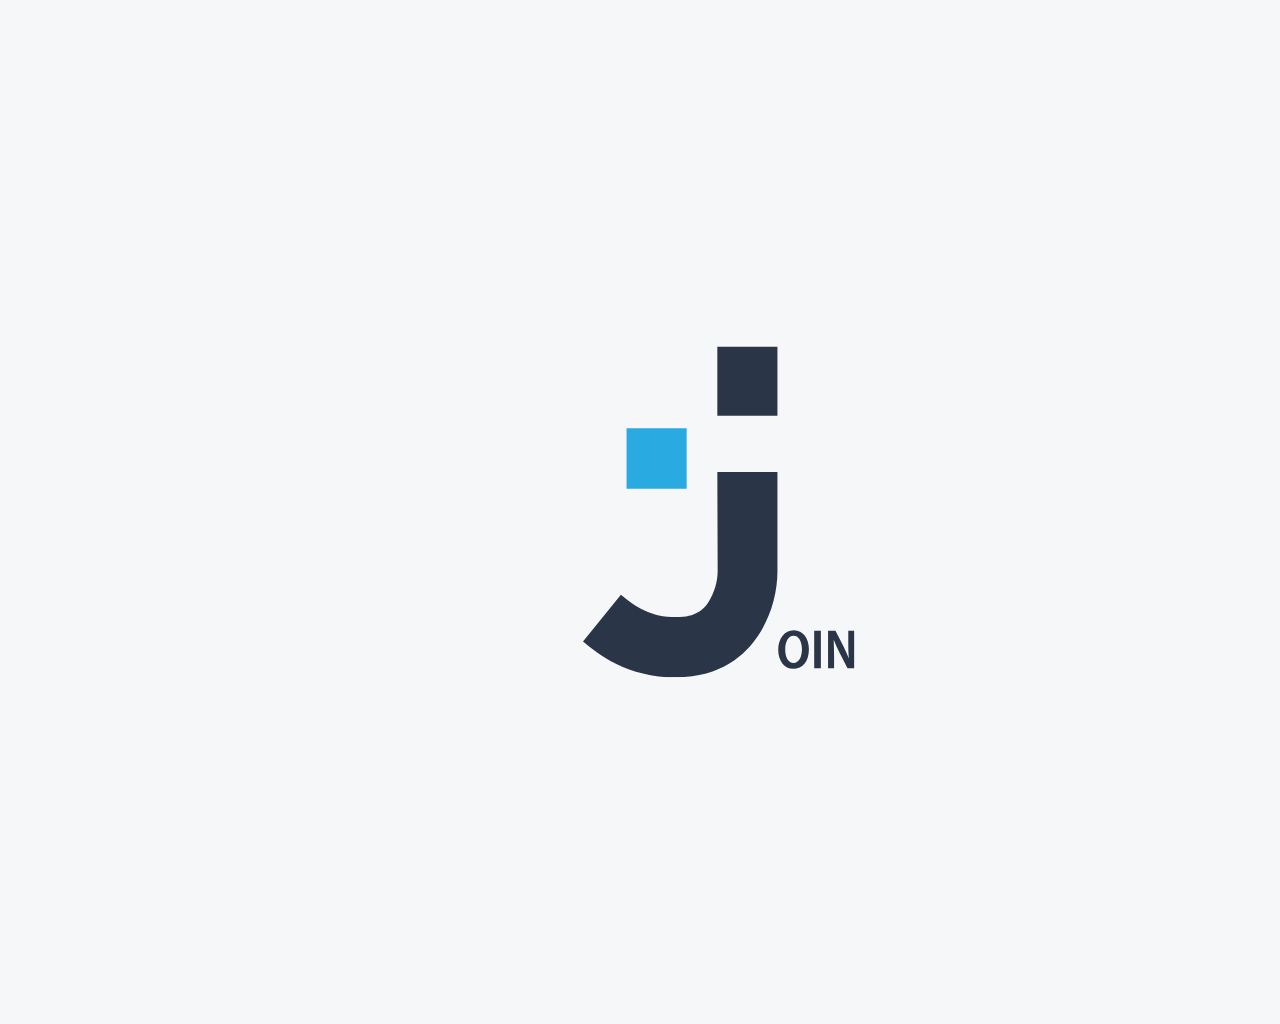
<file: index.html>
<!DOCTYPE html>
<html lang="en">
  <head>
    <meta charset="UTF-8" />
    <meta name="viewport" content="width=device-width, initial-scale=1.0" />
    <title>Login</title>
    <script src="./js/summary.js"></script>
    <!-- <script src="./assets/templates/template.js"></script> -->
    <link rel="stylesheet" href="./style.css" />
    <link rel="stylesheet" href="./fonts.css" />
    <link rel="stylesheet" href="./assets/templates/css/index_mediaqueries.css">
    <link
      rel="shortcut icon"
      href="./assets/img/favicon.ico"
      type="image/x-icon"
    />
  </head>
  <body class="mainpage" onload="onloadFunc()">
    <img id="animatedLogo" class="animate animateMobile" src="./assets/img/logoLarge.svg" alt="Logo" />

    <div class="hiddenMainpage" id="contentMainpage">
      <div class="mainpageSignUpContainer">
        <p class="textNotUser">Not a Join user?</p>
        <button class="mainpageSignUpButton" onclick="redirectToSignUpPage()">
          Sign up
        </button>
      </div>

      <div class="loginContainer">
        <h1 class="loginHeadline">Log in</h1>
        <div class="mainCredentials">
          <div class="loginInputFields">
            <form
              action=""
              style="
                display: flex;
                flex-direction: column;
                align-items: center;
                gap: 32px;
              "
              onsubmit="loginUser(); return false;"
            >
              <div class="interactionContainer">
                <div class="emailContainer">
                  <input
                    class="loginEmail"
                    type="email"
                    placeholder="Email"
                    id="loginEmailInput"
                    required
                  />
                  <img
                    class="emailIcon"
                    src="./assets/img/mailIcon.svg"
                    alt="Email"
                  />
                </div>
                <div class="emailContainer">
                  <input
                    class="loginPassword"
                    type="password"
                    placeholder="Password"
                    id="loginPasswordInput"
                    required
                  />
                  <img
                    class="emailIcon"
                    src="./assets/img/lockIcon.svg"
                    alt="Schloss"
                    id="lockIcon"
                  />
                </div>
                <div id="errorMessage" class="errorMessage">
                  Wrong password. Ups! Try again.
                </div>
                <div class="rememberMeSection">
                  <input
                    class="checkboxRemember"
                    type="checkbox"
                    id="rememberMe"
                  />
                  <label for="rememberMe" class="checkboxLabel"
                    >Remember me</label
                  >
                </div>
              </div>
              <div class="loginButtons">
                <button type="submit" class="mainpageLoginButton">
                  Log in
                </button>
                <button class="mainpageGuestButton" onclick="redirectToSummary()">
                  Guest Log in
                </button>
              </div>
            </form>
          </div>
        </div>
      </div>

      <div class="legalButtonsContainer">
        <button class="legalButtonLeft" onclick="redirectToPrivacyPage()">
          Privacy Policy
        </button>
        <button class="legalButtonRight" onclick="redirectToLegalPage()">
          Legal Notice
        </button>
      </div>
    </div>

    <script src="./script.js"></script>
  </body>
</html>
</file>
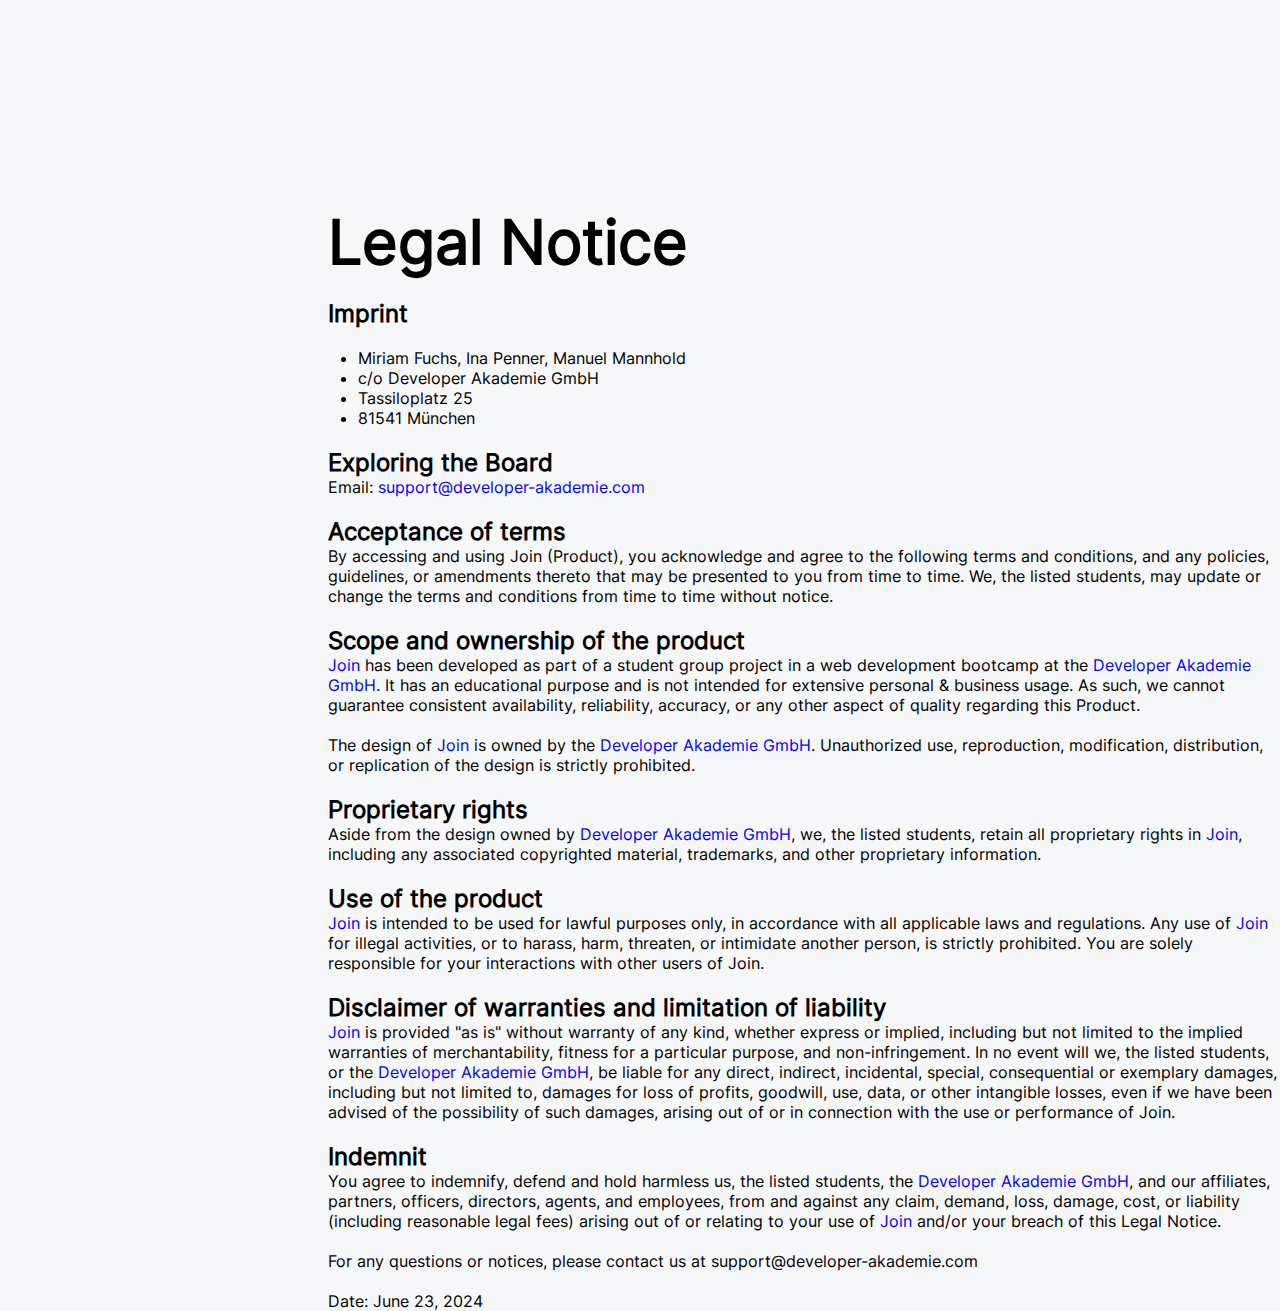
<file: legal_notice.html>
<!DOCTYPE html>
<html lang="en">

<head>
    <meta charset="UTF-8">
    <meta name="viewport" content="width=device-width, initial-scale=1.0">
    <title>Legal Notice</title>
    <link rel="stylesheet" href="legal_notice.css">
</head>

<body>
    <div class="container m-left-328">
        <a class="arrow-backwards-link" href="index.html">
            <img class="arrow-backwards" src="./assets/img/arrow-left-line.svg" alt="arrow_left">
        </a>
        <h1>Legal Notice</h1>

        <div class="content">
            <div class="imprint">
                <br>
                <h2>Imprint</h2>
                <br>
                <ul>
                    <li>Miriam Fuchs, Ina Penner, Manuel Mannhold</li>
                    <li>c/o Developer Akademie GmbH</li>
                    <li>Tassiloplatz 25</li>
                    <li>81541 München</li>
                </ul>
                <br>

                <h2>Exploring the Board</h2>
                Email: <a href="mailto: support@developer-akademie.com">support@developer-akademie.com</a>
            </div>
            <br>

            <h2>Acceptance of terms</h2>
            By accessing and using Join (Product), you acknowledge and agree to the following terms and conditions, and
            any
            policies, guidelines, or amendments thereto that may be presented to you from time to time. We, the listed
            students, may update or change the terms and conditions from time to time without notice.
            <br><br>

            <h2>Scope and ownership of the product</h2>
            <a href="index.html">Join</a> has been developed as part of a student group project in a web development
            bootcamp at the <a href="https://developerakademie.com/">Developer Akademie GmbH</a>.
            It has an educational purpose and is not intended for extensive personal & business usage. As
            such, we cannot guarantee consistent availability, reliability, accuracy, or any other aspect of quality
            regarding this Product.
            <br><br>

            The design of <a href="index.html">Join</a> is owned by the <a
                href="https://developerakademie.com/">Developer Akademie GmbH</a>. Unauthorized use,
            reproduction, modification,
            distribution, or replication of the design is strictly prohibited.
            <br><br>

            <h2>Proprietary rights</h2>
            Aside from the design owned by <a href="https://developerakademie.com/">Developer Akademie
                GmbH</a>,
            we, the listed students, retain all proprietary rights
            in <a href="index.html">Join</a>, including any associated copyrighted material, trademarks, and other
            proprietary information.
            <br><br>

            <h2>Use of the product</h2>
            <a href="index.html">Join</a> is intended to be used for lawful purposes only, in accordance with all
            applicable
            laws and regulations.
            Any use of <a href="index.html">Join</a> for illegal activities, or to harass, harm, threaten, or intimidate
            another person, is strictly
            prohibited. You are solely responsible for your interactions with other users of Join.
            <br><br>

            <h2>Disclaimer of warranties and limitation of liability</h2>
            <a href="index.html">Join</a> is provided "as is" without warranty of any kind, whether express or implied,
            including but not limited to
            the implied warranties of merchantability, fitness for a particular purpose, and non-infringement. In no
            event
            will we, the listed students, or the <a href="https://developerakademie.com/">Developer Akademie
                GmbH</a>, be liable for any direct, indirect, incidental,
            special, consequential or exemplary damages, including but not limited to, damages for loss of profits,
            goodwill, use, data, or other intangible losses, even if we have been advised of the possibility of such
            damages, arising out of or in connection with the use or performance of Join.
            <br><br>

            <h2>Indemnit</h2>
            You agree to indemnify, defend and hold harmless us, the listed students, the <a
                href="https://developerakademie.com/">Developer Akademie GmbH</a>, and our
            affiliates, partners, officers, directors, agents, and employees, from and against any claim, demand, loss,
            damage, cost, or liability (including reasonable legal fees) arising out of or relating to your use of <a
                href="index.html">Join</a>
            and/or your breach of this Legal Notice.
            <br><br>
            For any questions or notices, please contact us at support@developer-akademie.com
            <br><br>
            Date: June 23, 2024
        </div>
    </div>
</body>

</html>
</file>
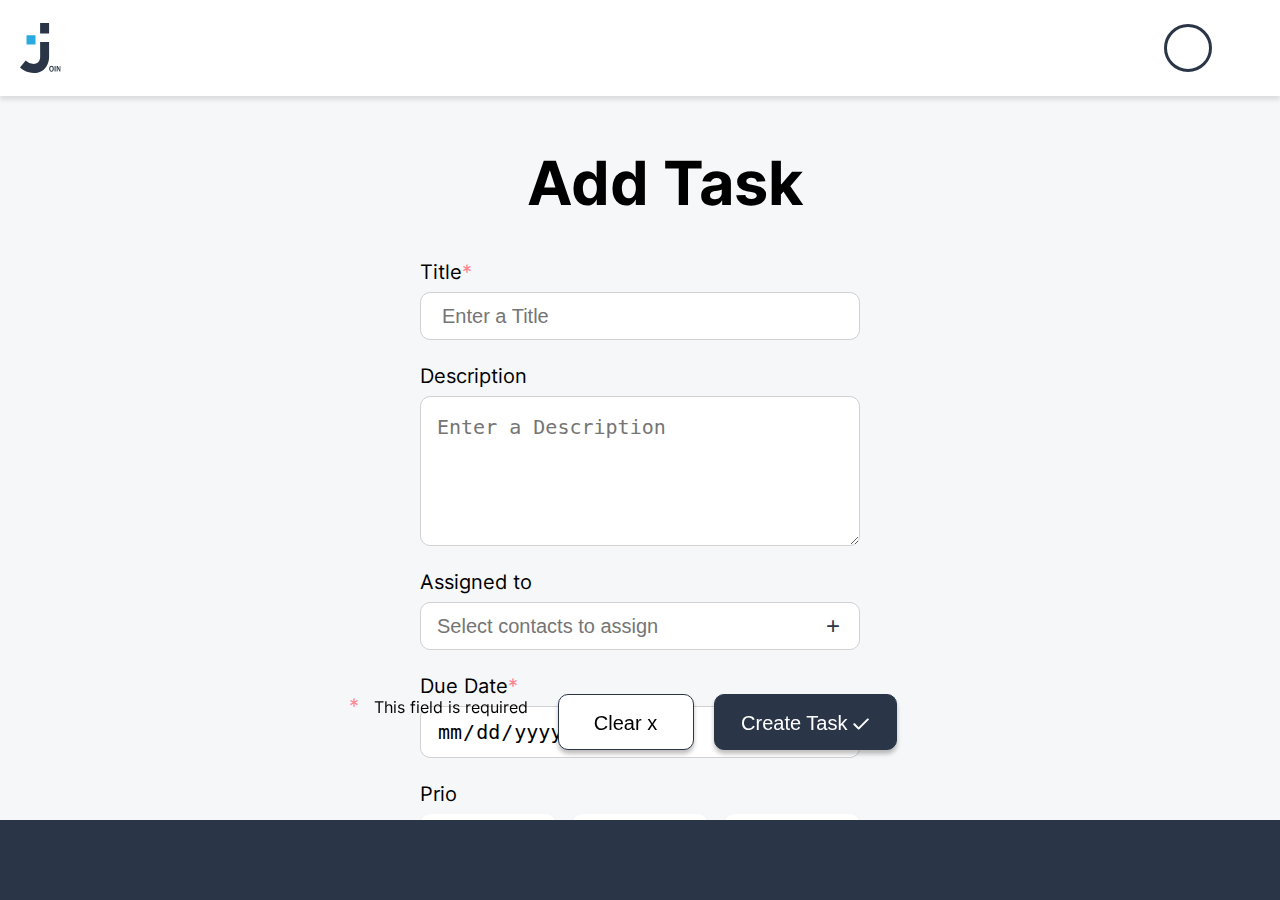
<file: html/add_task.html>
<!DOCTYPE html>
<html lang="en">

<head>
    <meta charset="UTF-8">
    <meta name="viewport" content="width=device-width, initial-scale=1.0">
    <title>Add_Task</title>
    <link rel="shortcut icon" href="../assets/img/logoLarge.png" type="image/x-icon">
    <link rel="stylesheet" href="../fonts.css">
    <link rel="stylesheet" href="../assets/templates/templates.css">
    <link rel="stylesheet" href="../css/add_task.css">
    <link rel="stylesheet" href="../assets/templates/css/add_task_mediaqueries.css">
    <script src="../js/add_task.js"></script>
    <script src="../assets/templates/js/add_task_template.js"></script>
    <script src="../assets/templates/template.js"></script>
    <script src="../js/summary.js"></script>
    <script src="../assets/templates/js/board_templates.js"></script>
</head>

<body onload="init()">
    <div w3-include-html="../assets/templates/template.html"></div>
    <div class="container  m-left-328">
        <div class="head">
            <h1>Add Task</h1>
        </div>
        <section id="content">
            <div class="content-left">
                <form class="flex8gap" onsubmit="addTask(); return false">
                    <label for="input-title">Title<span class="span-star">*</span></label>
                    <input type="text" id="input-title" placeholder="Enter a Title" required>
                    <span id="error-message-title" class="error-message">Field required</span>
                </form>
                <div class="flex8gap">
                    <label for="input-description">Description</label>
                    <textarea name="input-description" id="input-description" placeholder="Enter a Description"></textarea>
                </div>
                <div class="flex8gap">
                    <label for="input-assigny">Assigned to</label>
                    <div class="input-container-contacts"  onclick="ifIsListContactsLoaded(event, 1)">
                        <input list="input-assigned" id="input-assigny" class="dropbtn"
                            placeholder="Select contacts to assign">
                        <button class="add-button" id="add-button-contacts" onclick="ifIsListContactsLoaded(event, 1)">+</button>
                        <div id="show-contacts" class="d-none">
                        </div>
                    </div>
                </div>
                <div id="display-initials" class="d-none"></div>
            </div>

            <div class="seperator" id="seperator-content"></div>

            <div class="content-right flex24gap">
                <form class="flex8gap" onsubmit="addTask(); return false">
                    <label for="input-date">Due Date<span class="span-star">*</span></label>
                    <input id="input-date" type="date" required>
                    <span id="error-message-date" class="error-message">Field required</span>
                </form>
                <div class="flex8gap">
                    <label>Prio</label>
                    <div class="input-prio-span">
                        <div id="input-prio1" onclick="changePrioButtonUrgent()" class="urgent-image btn"></div>
                        <div id="input-prio2" onclick="changePrioButtonMedium()" class="medium-image btn"></div>
                        <div id="input-prio3" onclick="changePrioButtonLow()" class="low-image btn"></div>
                    </div>
                </div>
                <form class="flex8gap"  onsubmit="addTask(); return false">
                    <label for="input-category">Category<span class="span-star">*</span></label>
                    <div class="input-categorie-container" onclick="showCategorie(event, 1)" >
                        <input id="input-category" required>
                        <img class="input-categorie-arrow-down" id="input-categorie-image-down" src="../assets/img/arrow_drop_down.svg" alt=""  onclick="showCategorie(event, 1)">
                        <img src="../assets/img/arrow_drop_down_up.svg" id="input-categorie-image-up" onclick="closeCategorie(event, 1)" class="d-none" alt="">
                    </div>
                    <div id="display-categorie" class="d-none"></div>
                    <span id="error-message-category" class="error-message">Field required</span>
                </form>
                <div class="flex8gap">
                    <label for="input-subtask">Subtasks</label>
                    <div class="input-container">
                        <input type="text" id="input-subtask" placeholder="Add new subtask"><button class="add-button"
                            id="add-button-subtask" onclick="addSubTask()">+</button>
                    </div>
                    <div id="show-subtask"></div>
                    <span id="error-message-subtasks" class="error-message">please fill in</span>
                </div>
            </div>
        </section>
        <div class="footer">
            <div>
                <span class="span-star">*</span>
                <span>This field is required</span>
            </div>
            <div class="button-footer">
                <button class="btn-footer-clear btn" onclick="clearInputs()" id="btn-clear">Clear x</button>
                <button class="btn-footer-create btn" onclick="addTask()">Create Task 
                    <img src="../assets/img/check.svg" alt="">
                </button>
            </div>
        </div>
    </div>
    <div class="pop-up-task d-none" id="add_task">
        <div class="overlay-create-task" id="overlay-task">
            <p>Task added to Board</p><img src="../assets/img/imgBoard.png">
        </div>
    </div>
</body>

</html>
</file>
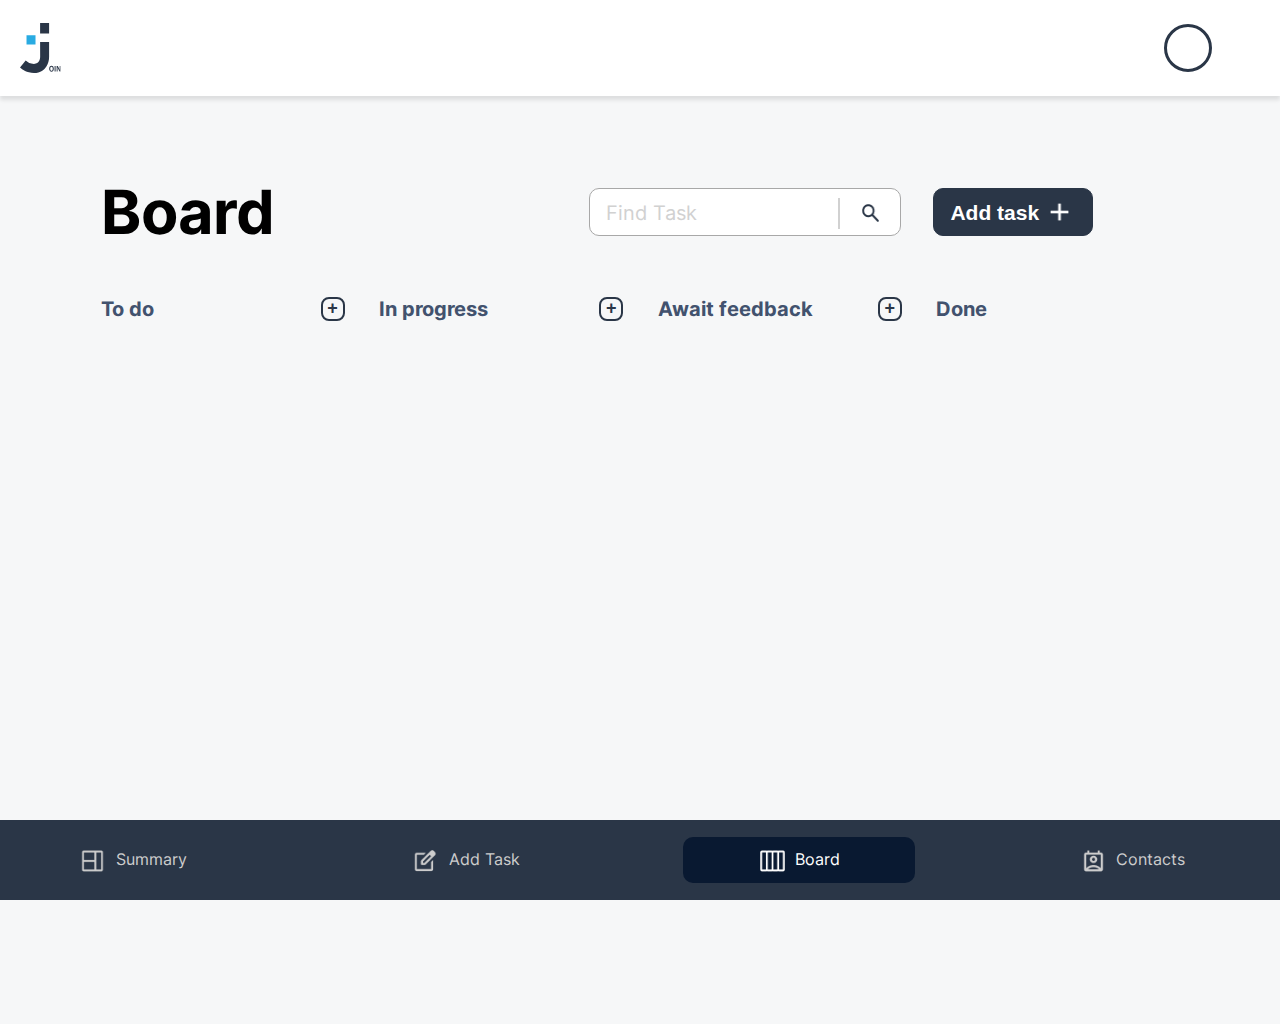
<file: html/board.html>
<!DOCTYPE html>
<html lang="en">

<head>
    <meta charset="UTF-8">
    <meta name="viewport" content="width=device-width, initial-scale=1.0">
    <title>Board</title>
    <link rel="stylesheet" href="../assets/templates/templates.css">
    <link rel="stylesheet" href="../fonts.css">
    <link rel="stylesheet" href="../css/board.css">
    <link rel="stylesheet" href="../style.css">
    <link rel="stylesheet" href="../css/add_task.css">
    <link rel="stylesheet" href="../assets/templates/css/add_task_board_mediaquerries.css">
    <script src="../js/board.js"></script>
    <script src="../assets/templates/template.js"></script>
    <script src="../js/summary.js"></script>
    <script src="../assets/templates/js/board_templates.js"></script>
    <script src="../js/add_task_board.js"></script>
    <script src="../assets/templates/js/add_task_template.js"></script>
    <script src="../js/add_task.js"></script>
    <link rel="shortcut icon" href="../assets/img/favicon.ico" type="image/x-icon" />
</head>

<body onload="boardInit()">
    <div w3-include-html="../assets/templates/template.html"></div>
    <section class="headerFrame">
        <div class="titleSearch">
            <div class="titleBoard">Board</div>
            <div id="addTaskMobil" class="findAddTask" onclick="initBoard()">
                <button class="addTask">
                    <div class="widthAdd"><img class="imgAdd" src="../assets/img/add.png" alt=""></div>
                </button>
            </div>
            <div id="addTaskDesktop" class="findAddTask">
                <div id="searchDesktop" class="search-container">
                    <form class="formSearch">
                        <input id="searchTaskDesktop" class="inputSearch" type="text" placeholder="Find Task"
                            name="search" oninput="searchTasks()">
                        <div class="boxSearch">
                            <div class="vektorSearch"></div>
                            <div class="widthSearch">
                                <img class="buttonSearch" src="../assets/img/search.png" alt="" onclick="foundTask()">
                            </div>
                        </div>
                    </form>
                </div>
                <button class="addTask" onclick="initBoard()">
                    <div class="widthTitelAdd">Add task</div>
                    <div class="widthAdd"><img class="imgAdd" src="../assets/img/add.png" alt=""></div>
                </button>
            </div>
        </div>
        <div id="searchMobil" class="search-container">
            <form class="formSearch">
                <input id="searchTaskMobil" class="inputSearch" type="text" placeholder="Find Task" name="search"
                    oninput="searchTasks()">
                <div class="boxSearch">
                    <div class="vektorSearch"></div>
                    <div class="widthSearch">
                        <img class="buttonSearch" src="../assets/img/search.png" alt="" onclick="foundTask()">
                    </div>
                </div>
            </form>
        </div>
        <div class="headersTable">
            <div class="boardColumn">
                <div class="titleBoardColumn">To do</div>
                <button class="addBoardColumn">
                    <div class="plus">+</div>
                </button>
            </div>
            <div class="boardColumn">
                <div class="titleBoardColumn">In progress</div>
                <button class="addBoardColumn">
                    <div class="plus">+</div>
                </button>
            </div>
            <div class="boardColumn">
                <div class="titleBoardColumn">Await feedback</div>
                <button class="addBoardColumn">
                    <div class="plus">+</div>
                </button>
            </div>
            <div class="boardColumn">
                <div class="titleBoardColumn">Done</div>
            </div>
        </div>
    </section>
    <section class="contentFrame">
        <div class="boardColumn mobilBoardTaskTitles">
            <div class="titleBoardColumn">To do</div>
            <button class="addBoardColumn">
                <div class="plus">+</div>
            </button>
        </div>
        <div id="toDO" ondrop="drop(0)" ondragover="allowDrop(event)" class="columnBoard scrollbarColumn"></div>
        <div class="boardColumn mobilBoardTaskTitles">
            <div class="titleBoardColumn">In progress</div>
            <button class="addBoardColumn">
                <div class="plus">+</div>
            </button>
        </div>
        <div id="inProgress" ondrop="drop(1)" ondragover="allowDrop(event)" class="columnBoard scrollbarColumn"></div>
        <div class="boardColumn mobilBoardTaskTitles">
            <div class="titleBoardColumn">Await feedback</div>
            <button class="addBoardColumn">
                <div class="plus">+</div>
            </button>
        </div>
        <div id="awaitFeedback" ondrop="drop(2)" ondragover="allowDrop(event)" class="columnBoard scrollbarColumn">
        </div>
        <div class="boardColumn mobilBoardTaskTitles">
            <div class="titleBoardColumn">Done</div>
        </div>
        <div id="done" ondrop="drop(3)" ondragover="allowDrop(event)" class="columnBoard scrollbarColumn"></div>
    </section>
    <section id="idDetailCard" class="containerDetailCard">
    </section>

    <!-----------------add_task_board------------------>

    <div class="container-board-addTask d-none" id="container-add-task-board">
        <div class="header-addTask">
            <h1 class="headline">Add Task</h1>
            <div id="close-button-addTask" onclick="closeAddTaskBoard()">
                <img src="../assets/img/close.png" alt="">
            </div>
        </div>
        <section id="content-addTask">
            <div class="content-left content-left-padding">
                <form class="flex8gap" onsubmit="addTask(); return false">
                    <label for="input-title">Title<span class="span-star width440">*</span></label>
                    <input type="text" id="input-title" placeholder="Enter a Title" required>
                    <span id="error-message-title" class="error-message">Field required</span>
                </form>
                <div class="flex8gap">
                    <label for="input-description-addTask" class="width440">Description</label>
                    <textarea name="input-description" id="input-description-addTask"
                        placeholder="Enter a Description"></textarea>
                </div>
                <div class="flex8gap">
                    <label for="input-assigny" class="width440">Assigned to</label>
                    <div class="input-container-contacts" onclick="ifIsListContactsLoaded(event, 1, 1)">
                        <input list="input-assigned" id="input-assigny" class="dropbtn"
                            placeholder="Select contacts to assign">
                        <button class="add-button" id="add-button-contacts"
                            onclick="ifIsListContactsLoaded(event, 1, 1)">+</button>
                        <div id="show-contacts" class="d-none">
                        </div>
                    </div>
                </div>
                <div id="display-initials" class="d-none"></div>
            </div>

            <div class="seperator content-top-padding" id="seperator-content"></div>

            <div class="content-right flex24gap content-right-padding">
                <form class="flex8gap" onsubmit="addTask(); return false">
                    <label for="input-date">Due Date<span class="span-star">*</span></label>
                    <input id="input-date" type="date" required>
                    <span id="error-message-date" class="error-message">Field required</span>
                </form>
                <div class="flex8gap">
                    <label>Prio</label>
                    <div class="input-prio-span">
                        <div id="input-prio1" onclick="changePrioButtonUrgent()" class="urgent-image btn"></div>
                        <div id="input-prio2" onclick="changePrioButtonMedium()" class="medium-image btn"></div>
                        <div id="input-prio3" onclick="changePrioButtonLow()" class="low-image btn"></div>
                    </div>
                </div>
                <form class="flex8gap" onsubmit="addTask(); return false">
                    <label for="input-category">Category<span class="span-star">*</span></label>
                    <div class="input-categorie-container input-categorie-container-board"
                    onclick="showCategorie(event, 1)">
                    <input id="input-category" required>
                        <img class="input-categorie-arrow-down" id="input-categorie-image-down"
                            src="../assets/img/arrow_drop_down.svg" alt="" onclick="showCategorie(event, 1)">
                        <img src="../assets/img/arrow_drop_down_up.svg" id="input-categorie-image-up"
                            onclick="closeCategorie(event, 1)" class="d-none" alt="">
                    </div>
                    <div id="display-categorie" class="d-none display-categorie-board"></div>
                    <span id="error-message-category" class="error-message">Field required</span>
                </form>
                <div class="flex8gap">
                    <label for="input-subtask">Subtasks</label>
                    <div class="input-container">
                        <input type="text" id="input-subtask" placeholder="Add new subtask"><button class="add-button"
                            id="add-button-subtask" onclick="addSubTask()">+</button>
                    </div>
                    <div id="show-subtask" class="show-subtask-board"></div>
                    <span id="error-message-subtasks" class="error-message">please fill in</span>
                </div>
            </div>
        </section>
        <div class="fiel-required">
              <span><span class="span-star">*</span>This field is required</span>
            <div class="button-footer-addTask">
                <button class="btn-footer-create btn" onclick="addTaskEdit()">OK
                    <img src="../assets/img/check.svg" alt="">
                </button>
            </div>
        </div>
        <!-- <div class="footer" id="footer-board"> -->
            
        <!-- </div> -->
    </div>
    <div class="pop-up-task d-none" id="add_task">
        <div class="overlay-create-task" id="overlay-task">
            <p>Task added to Board</p><img src="../assets/img/imgBoard.png">
        </div>
    </div>
</body>

</html>
</file>
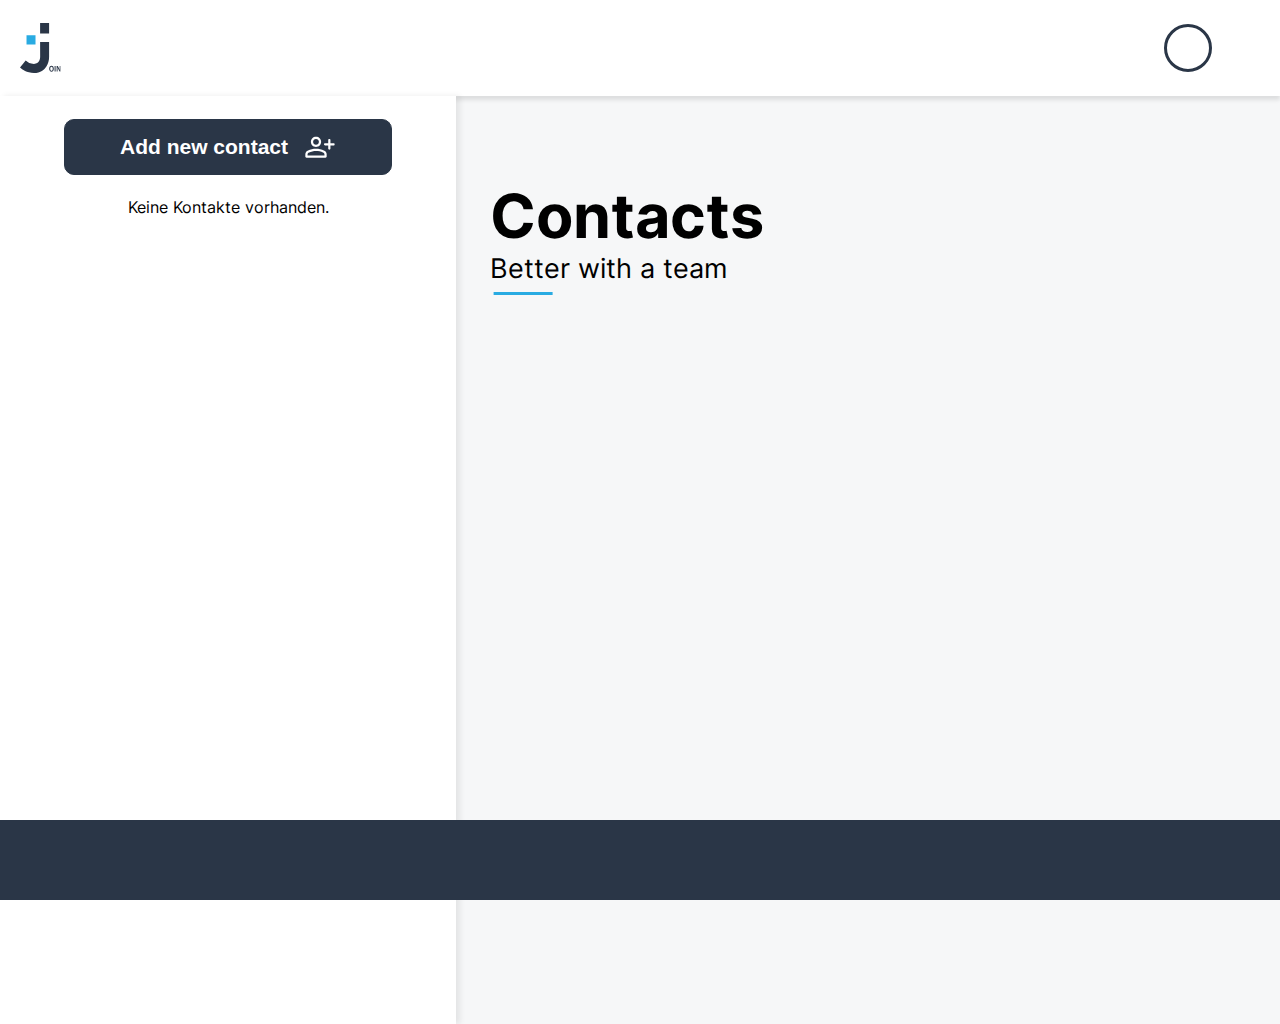
<file: html/contacts.html>
<!DOCTYPE html>
<html lang="en">
  <head>
    <meta charset="UTF-8" />
    <meta name="viewport" content="width=device-width, initial-scale=1.0" />
    <title>Contacts</title>

    <link
      rel="shortcut icon"
      href="../assets/img/favicon.ico"
      type="image/x-icon"
    />
    <link rel="stylesheet" href="../css/contacts.css" />
    <link rel="stylesheet" href="../assets/templates/css/contactsFullscreen.css" />
    <link rel="stylesheet" href="../assets/templates/css/contactsEdit.css">
    <link rel="stylesheet" href="../assets/templates/css/contacts_mediaqueries.css">
    <link rel="stylesheet" href="../assets/templates/css/contacts_mediaq.css">
    <link rel="stylesheet" href="../assets/templates/css/contacts_mediaquery_small.css">
    <link rel="stylesheet" href="../fonts.css" />
  </head>
  <body onload="initializePage()">
    <div w3-include-html="../assets/templates/template.html"></div>

    <div class="mainContainerContacts">
      <!-- Overlay Add Contact Start -->
      <div class="addNewContactOverlay hidden contactOverlaySmall" id="contactOverlay">
        <div class="leftOverlayContent">
          <div class="leftContainer">
            <img
              src="../assets/img/logoSidebar.png"
              alt="Join-Logo"
              class="contactsOverlayImg"
            />
            <h1 class="contactsOverlayHeadline">Add contact</h1>
            <h2 class="contactsOverlaySubheadline">
              Tasks are better with a team!
            </h2>
          </div>
          <div class="whiteCloseOverlay">
            <img
              src="../assets/img/closeButtonWhite.svg"
              alt="Close"
              class="closeButtonWhite"
              id="closeAddOverlay"
            />
          </div>
        </div>

        <div class="rightOverlayContent">
          <div class="overlayPersonContainer">
            <img
              src="../assets/img/personIconWhite.svg"
              alt="Person"
              class="overlayPersonLargeImg"
            />
          </div>
          <div class="overlayInputContainer">
            <form
              action=""
              style="
                display: flex;
                flex-direction: column;
                align-items: center;
                gap: 32px;
              "
              onsubmit="createContact(); return false"
            >
              <div class="overlayInputField">
                <input
                  class="overlayContactsInput"
                  type="text"
                  name="name"
                  id="createNameInput"
                  placeholder="Name"
                  required
                />
                <img
                  class="contactsIcon"
                  src="../assets/img/personIcon.svg"
                  alt="Person"
                />
              </div>
              <div class="overlayInputField">
                <input
                  class="overlayContactsInput"
                  type="email"
                  name="emailAddress"
                  id="createEmailInput"
                  placeholder="Email"
                  required
                />
                <img
                  class="contactsIcon"
                  src="../assets/img/mailIcon.svg"
                  alt="E-Mail"
                />
              </div>
              <div class="overlayInputField">
                <input
                  class="overlayContactsInput"
                  type="tel"
                  name="phoneNumber"
                  id="createPhoneInput"
                  placeholder="Phone"
                  required
                />
                <img
                  class="contactsIcon"
                  src="../assets/img/phone.svg"
                  alt="Telefon"
                />
              </div>
          </div>
          <div class="contactButtons">
            <div class="cancelContainer">
              <a href="contacts.html" class="contactCancelButton">
                <img
                  class="cancelSymbol"
                  src="../assets/img/cancel.svg"
                  alt="X-Symbol"
                />
                Cancel
              </a>
            </div>
            <div class="createContainer">
              <button class="contactCreateButton">
                <img
                  class="cancelSymbol"
                  src="../assets/img/haken.svg"
                  alt="Häkchen"
                />
                Create contact
              </button>
            </form>
            </div>
          </div>
        </div>

        <div class="closeOverlay">
          <img
            src="../assets/img/cancel.svg"
            alt="Cancel"
            class="closeOverlayIcon"
            id="closeOverlay"
          />
        </div>
      </div>

      <!-- Overlay End -->

       <!-- Overlay Edit Start -->
    <div class="editContactOverlay hidden" id="editOverlay">
      <div class="leftOverlayContentEdit">
        <div class="leftContainer">
          <img
            src="../assets/img/logoSidebar.png"
            alt="Join-Logo"
            class="contactsOverlayImg"
          />
          <h1 class="editOverlayHeadline">Edit contact</h1>
        </div>
        <div class="whiteCloseEditOverlay">
          <img
            src="../assets/img/closeButtonWhite.svg"
            alt="Close"
            class="closeEditButtonWhite"
            id="whiteCloseEditOverlay"
          />
        </div>
      </div>

      <div class="rightOverlayContent">
        <div class="overlayInitialsContainer">
          <div class="editInitials" id="contactInitialsEdit"></div>
        </div>
        <div class="overlayInputContainer">
          <form
            action=""
            style="
              display: flex;
              flex-direction: column;
              align-items: center;
              gap: 32px;
            "
            onsubmit="saveContact(); return false"
          >
            <div class="overlayInputField">
              <input
                class="overlayContactsInput"
                type="text"
                name="name"
                id="editNameInput"
                placeholder="Name"
                required
              />
              <img
                class="contactsIcon"
                src="../assets/img/personIcon.svg"
                alt="Person"
              />
            </div>
            <div class="overlayInputField">
              <input
                class="overlayContactsInput"
                type="email"
                name="emailAddress"
                id="editEmailInput"
                placeholder="Email"
                required
              />
              <img
                class="contactsIcon"
                src="../assets/img/mailIcon.svg"
                alt="E-Mail"
              />
            </div>
            <div class="overlayInputField">
              <input
                class="overlayContactsInput"
                type="tel"
                name="phoneNumber"
                id="editPhoneInput"
                placeholder="Phone"
                required
              />
              <img
                class="contactsIcon"
                src="../assets/img/phone.svg"
                alt="Telefon"
              />
            </div>
        </div>
        <div class="editButtons">
          <div class="cancelContainer">
            <button type="button" class="editDeleteButton" id="editDeleteButton" onclick="deleteContact('${contact.id}')">
              Delete
          </button>
          </div>
          <div class="createContainer">
            <button type="submit" class="editButtonOverlay" id="editButton">
              <img
                class="cancelSymbol"
                src="../assets/img/haken.svg"
                alt="Häkchen"
              />
              Save
            </button>
          </form>
          </div>
        </div>
      </div>

      <div class="closeOverlay">
        <img
          src="../assets/img/cancel.svg"
          alt="Cancel"
          class="closeOverlayIcon"
          id="closeEditOverlay"
        />
      </div>
    </div>

    <!-- Overlay Edit End -->
      <button class="addContactIcon" onclick="openOverlay()">
        <img src="../assets/img/contact_add.svg" alt="Person" />
      </button>
      <div id="dotIcon" class="dotIconContainer">
        <img  src="../assets/img/dotIcon.svg" alt="Dot Icon" class="dotIcon" onclick="togglePopup(event)">
      </div>
      <div id="popupOverlay" class="popupOverlay hidden">
        <button class="popupEditContactButton" onclick="editContactFromPopup()">
          <img class="editImg" src="../assets/img/edit.svg" alt="Edit" /> Edit
        </button>
        <button class="popupDeleteContactButton" onclick="deleteContactFromPopup()">
          <img class="deleteImg" src="../assets/img/delete.svg" alt="Delete" /> Delete
        </button>
      </div>
      <div class="contactsSidebar">
        <div class="buttonContainer">
          <button class="addContactButton" onclick="openOverlay()">
            Add new contact
            <img src="../assets/img/contact_add.svg" alt="Person" />
          </button>
        </div>
        <!-- <button class="addContactIcon" onclick="openOverlay()">
          <img src="../assets/img/contact_add.svg" alt="Person" />
        </button> -->
        <div class="contactList" id="contactList"></div>
      </div>

      <div class="headlinesContainer">
        <div class="smallResolution">
         <div class="contactsHeadlineContainer">
          <h1 class="contactsHeadline">Contacts</h1>
          <h2 class="subheadingContacts">Better with a team</h2>
        </div>
        <a class="contactsArrow" href="../html/contacts.html"></a>
      </div>

        <div
          id="contactsFullscreen"
          class="contactsFullscreen"
          onclick="showContactDetails()"
        ></div>
        <!-- <div class="dotIconContainer">
          <img id="dotIcon" src="../assets/img/dotIcon.svg" alt="Dot Icon" class="dotIcon" onclick="togglePopup(event)">
      </div> -->
      <!-- <div id="popupOverlay" class="popupOverlay hidden">
        <button class="popupEditContactButton" onclick="editContactFromPopup()">
          <img class="editImg" src="../assets/img/edit.svg" alt="Edit" /> Edit
        </button>
        <button class="popupDeleteContactButton" onclick="deleteContactFromPopup()">
          <img class="deleteImg" src="../assets/img/delete.svg" alt="Delete" /> Delete
        </button>
      </div> -->
      </div>
   
      <div class="contactCreatedOverlay contactCreatedOverlayHidden">Contact successfully created</div>
    </div>

    <script src="../js/contacts.js"></script>
    <script src="../assets/templates/js/contacts_mediaqueries.js"></script>
    <script src="../assets/templates/js/contacts_template.js"></script>
    <script src="../assets/templates/template.js"></script>
    <script src="../js/summary.js"></script>
    <script src="../assets/templates/js/board_templates.js"></script>
  </body>
</html>
</file>
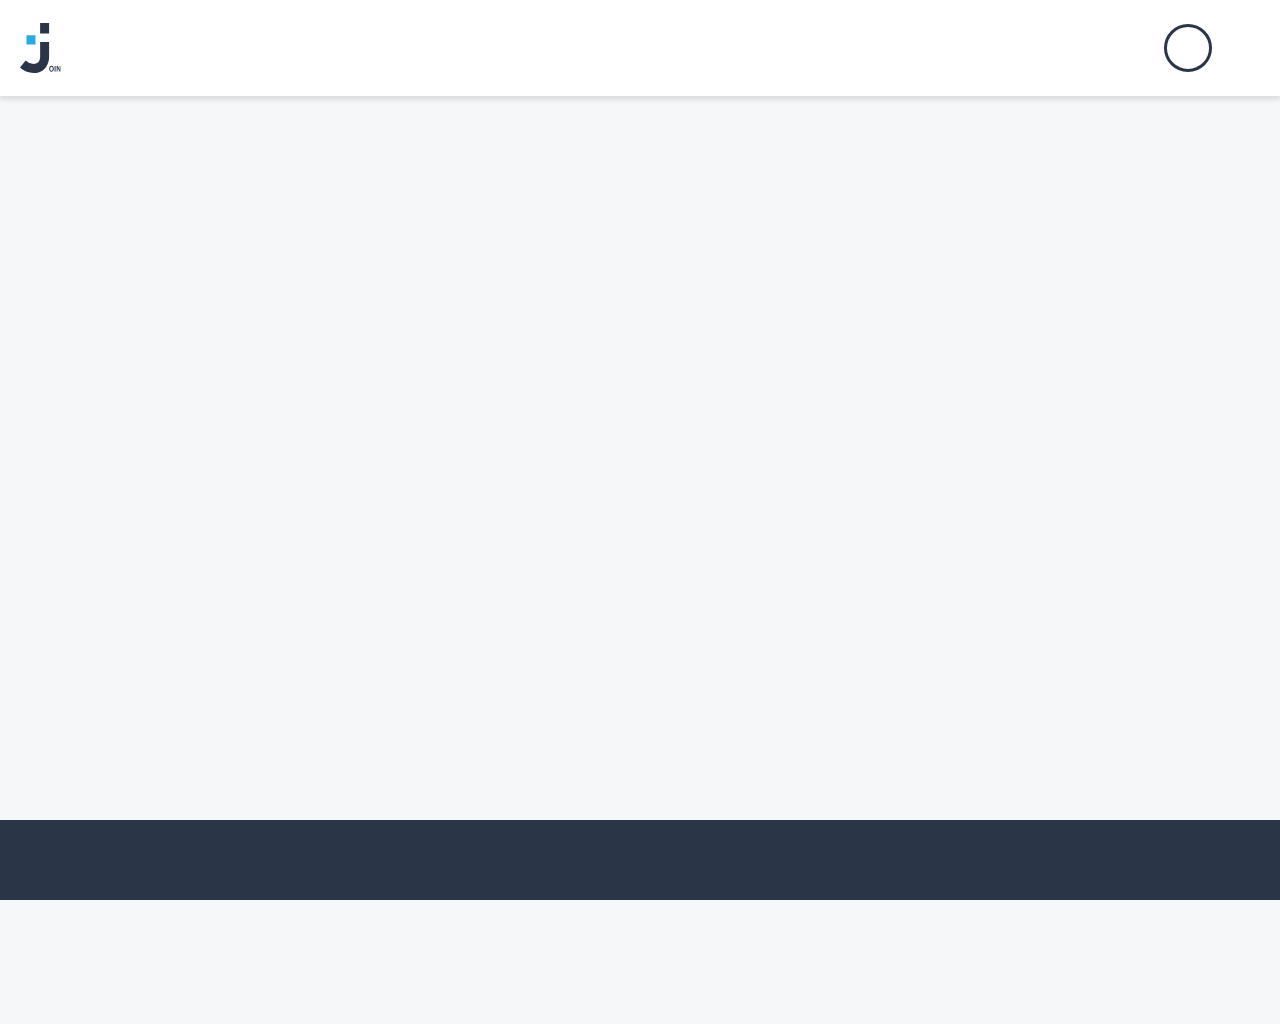
<file: html/greetingMobil.html>
<!DOCTYPE html>
<html lang="en">
<head>
    <meta charset="UTF-8">
    <meta name="viewport" content="width=device-width, initial-scale=1.0">
    <title>Summary</title>
    <script src="../assets/templates/template.js"></script>
    <script src="../js/summary.js"></script>
    <link rel="stylesheet" href="../assets/templates/templates.css">
    <link rel="stylesheet" href="../fonts.css">
    <link rel="stylesheet" href="../style.css">
    <link rel="stylesheet" href="../css/summary.css">
    <link
      rel="shortcut icon"
      href="../assets/img/favicon.ico"
      type="image/x-icon"
    />
</head>
<body onload="summaryMobilInit()">
    <div w3-include-html="../../assets/templates/template.html"></div>
    <div id="textRegardsMobil" class="summaryMobil">
        <p id="greetingSummary" class="regardsTime"></p>
        <p id="nameSummary" class="regardsName"></p>
    </div>
</body>
</html>
</file>
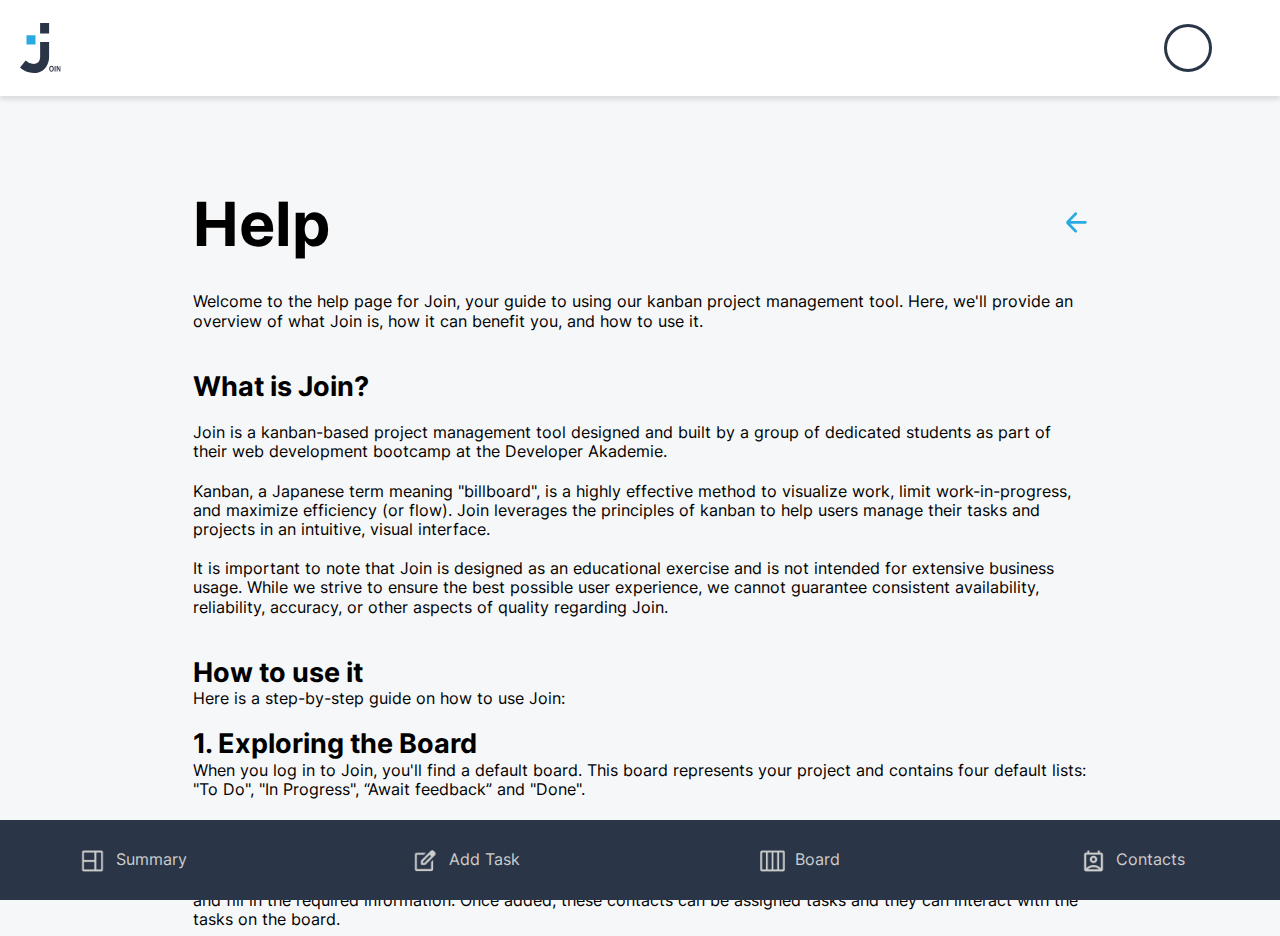
<file: html/help.html>
<!DOCTYPE html>
<html lang="en">

<head>
    <meta charset="UTF-8">
    <meta name="viewport" content="width=device-width, initial-scale=1.0">
    <title>Help</title>
    <link rel="stylesheet" href="../css/help.css">
    <link rel="stylesheet" href="../fonts.css">
    <link rel="stylesheet" href="../assets/templates/templates.css">
    <script src="../script.js"></script>
    <script src="../js/summary.js"></script>
    <script src="../assets/templates/template.js"></script>
    <link
      rel="shortcut icon"
      href="../assets/img/favicon.ico"
      type="image/x-icon"
    />
</head>

<body onload="initHTML()">
    <div w3-include-html="../../assets/templates/template.html"></div>
    <div class="container m-left-328">
        <div class="head">
            <h1>Help</h1>
            <a class="arrow-backwards-link" href="../html/board.html">
                <img class="arrow-backwards" src="../assets/img/arrow-left-line.svg" alt="arrow_left">
            </a>
        </div>
        <br><br>
        <p>
            Welcome to the help page for Join, your guide to using our kanban project management tool. Here, we'll
            provide an overview of what Join is, how it can benefit you, and how to use it.</p>
        <br><br>

        <h2>What is Join?</h2>
        <br>
        <p>Join is a kanban-based project management tool designed and built by a group of dedicated students as part of
            their web development bootcamp at the Developer Akademie.</p>
        <br>
        <p>Kanban, a Japanese term meaning "billboard", is a highly effective method to visualize work, limit
            work-in-progress, and maximize efficiency (or flow). Join leverages the principles of kanban to help users
            manage their tasks and projects in an intuitive, visual interface.</p>
        <br>
        <p>It is important to note that Join is designed as an educational exercise and is not intended for extensive
            business usage. While we strive to ensure the best possible user experience, we cannot guarantee consistent
            availability, reliability, accuracy, or other aspects of quality regarding Join.</p>
        <br><br>

        <h2>How to use it</h2>
        <p>Here is a step-by-step guide on how to use Join:</p>
        <br>
        <h2>1. Exploring the Board</h2>
        <p>When you log in to Join, you'll find a default board. This board represents your project and contains four
            default lists: "To Do", "In Progress", “Await feedback” and "Done".</p>
        <br><br>

        <h2>2. Creating Contacts</h2>
        <p>In Join, you can add contacts to collaborate on your projects. Go to the "Contacts" section, click on "New
            contact", and fill in the required information. Once added, these contacts can be assigned tasks and they
            can interact with the tasks on the board.</p>
        <br><br>

        <h2>3. Adding Cards</h2>
        <p>Now that you've added your contacts, you can start adding cards. Cards represent individual tasks. Click the
            "+" button under the appropriate list to create a new card. Fill in the task details in the card, like task
            name, description, due date, assignees, etc.</p>
        <br><br>

        <h2>4. Moving Cards</h2>
        <p>As the task moves from one stage to another, you can reflect that on the board by dragging and dropping the
            card from one list to another.</p>
        <br><br>

        <h2>5. Deleting Cards</h2>
        <p>Once a task is completed, you can either move it to the "Done" list or delete it. Deleting a card will
            permanently remove it from the board. Please exercise caution when deleting cards, as this action is
            irreversible.</p>
        <br>
        <p>Remember that using Join effectively requires consistent updates from you and your team to ensure the board
            reflects the current state of your project.</p>
        <br>
        <p>Have more questions about Join? Feel free to contact us at <a
                href="mailto: support@developer-akademie.com">support@developer-akademie.com</a>.
            <br>
            We're here to help you!
        </p>
        <br>
        Enjoy using Join!
    </div>
</body>

</html>
</file>
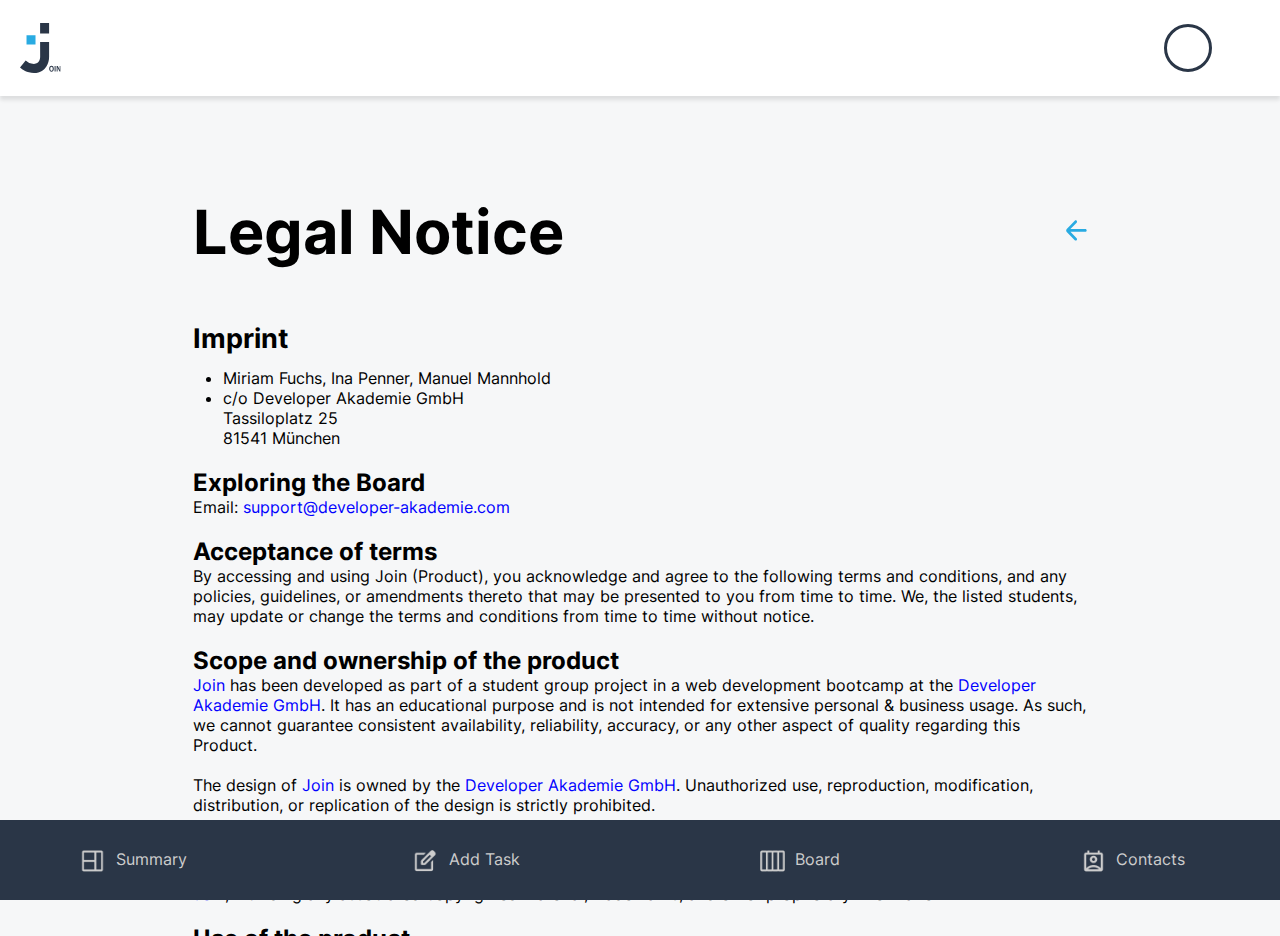
<file: html/legal_notice.html>
<!DOCTYPE html>
<html lang="en">

<head>
    <meta charset="UTF-8">
    <meta name="viewport" content="width=device-width, initial-scale=1.0">
    <title>Legal Notice</title>
    <link rel="stylesheet" href="../css/legal_notice.css">
    <link rel="stylesheet" href="../fonts.css">
    <!-- <script src="../script.js"></script> -->
    <link rel="stylesheet" href="../assets/templates/templates.css">
    <script src="../assets/templates/template.js"></script>
    <script src="../js/summary.js"></script>
    <!-- <link rel="stylesheet" href="../../assets/templates/desktop_template.html"> -->
    <link
      rel="shortcut icon"
      href="../assets/img/favicon.ico"
      type="image/x-icon"
    />
</head>

<body onload="initHTML();">
    <div w3-include-html="../../assets/templates/template.html"></div>
    <div class="container m-left-328">
        <div class="head">
            <h1>Legal Notice</h1>
            <a class="arrow-backwards-link" href="../html/board.html">
                <img class="arrow-backwards" src="../assets/img/arrow-left-line.svg" alt="arrow_left">
            </a>
        </div>
        <br><br>
            <div class="imprint">
                <br>
                <h2 class="imprint-headline">Imprint</h2>
                <br>
                <ul>
                    <li>Miriam Fuchs, Ina Penner, Manuel Mannhold</li>
                    <li>c/o Developer Akademie GmbH</li>
                    Tassiloplatz 25<br>
                    81541 München
                </ul>
                <br>
                <h2>Exploring the Board</h2>
                Email: <a href="mailto: support@developer-akademie.com">support@developer-akademie.com</a>
            </div>
            <br>

            <h2>Acceptance of terms</h2>
            By accessing and using Join (Product), you acknowledge and agree to the following terms and conditions, and
            any
            policies, guidelines, or amendments thereto that may be presented to you from time to time. We, the listed
            students, may update or change the terms and conditions from time to time without notice.
            <br><br>

            <h2>Scope and ownership of the product</h2>
            <a href="index.html">Join</a> has been developed as part of a student group project in a web development
            bootcamp at the <a href="https://developerakademie.com/">Developer Akademie GmbH</a>.
            It has an educational purpose and is not intended for extensive personal & business usage. As
            such, we cannot guarantee consistent availability, reliability, accuracy, or any other aspect of quality
            regarding this Product.
            <br><br>

            The design of <a href="index.html">Join</a> is owned by the <a
                href="https://developerakademie.com/">Developer Akademie GmbH</a>. Unauthorized use,
            reproduction, modification,
            distribution, or replication of the design is strictly prohibited.
            <br><br>

            <h2>Proprietary rights</h2>
            Aside from the design owned by <a href="https://developerakademie.com/">Developer Akademie
                GmbH</a>,
            we, the listed students, retain all proprietary rights
            in <a href="index.html">Join</a>, including any associated copyrighted material, trademarks, and other
            proprietary information.
            <br><br>

            <h2>Use of the product</h2>
            <a href="index.html">Join</a> is intended to be used for lawful purposes only, in accordance with all
            applicable
            laws and regulations.
            Any use of <a href="index.html">Join</a> for illegal activities, or to harass, harm, threaten, or intimidate
            another person, is strictly
            prohibited. You are solely responsible for your interactions with other users of Join.
            <br><br>

            <h2>Disclaimer of warranties and limitation of liability</h2>
            <a href="index.html">Join</a> is provided "as is" without warranty of any kind, whether express or implied,
            including but not limited to
            the implied warranties of merchantability, fitness for a particular purpose, and non-infringement. In no
            event
            will we, the listed students, or the <a href="https://developerakademie.com/">Developer Akademie
                GmbH</a>, be liable for any direct, indirect, incidental,
            special, consequential or exemplary damages, including but not limited to, damages for loss of profits,
            goodwill, use, data, or other intangible losses, even if we have been advised of the possibility of such
            damages, arising out of or in connection with the use or performance of Join.
            <br><br>

            <h2>Indemnity</h2>
            You agree to indemnity, defend and hold harmless us, the listed students, the <a
                href="https://developerakademie.com/">Developer Akademie GmbH</a>, and our
            affiliates, partners, officers, directors, agents, and employees, from and against any claim, demand, loss,
            damage, cost, or liability (including reasonable legal fees) arising out of or relating to your use of <a
                href="index.html">Join</a>
            and/or your breach of this Legal Notice.
            <br><br>
            For any questions or notices, please contact us at support@developer-akademie.com
            <br><br>
            Date: June 23, 2024
        </div>
</body>

</html>
</file>
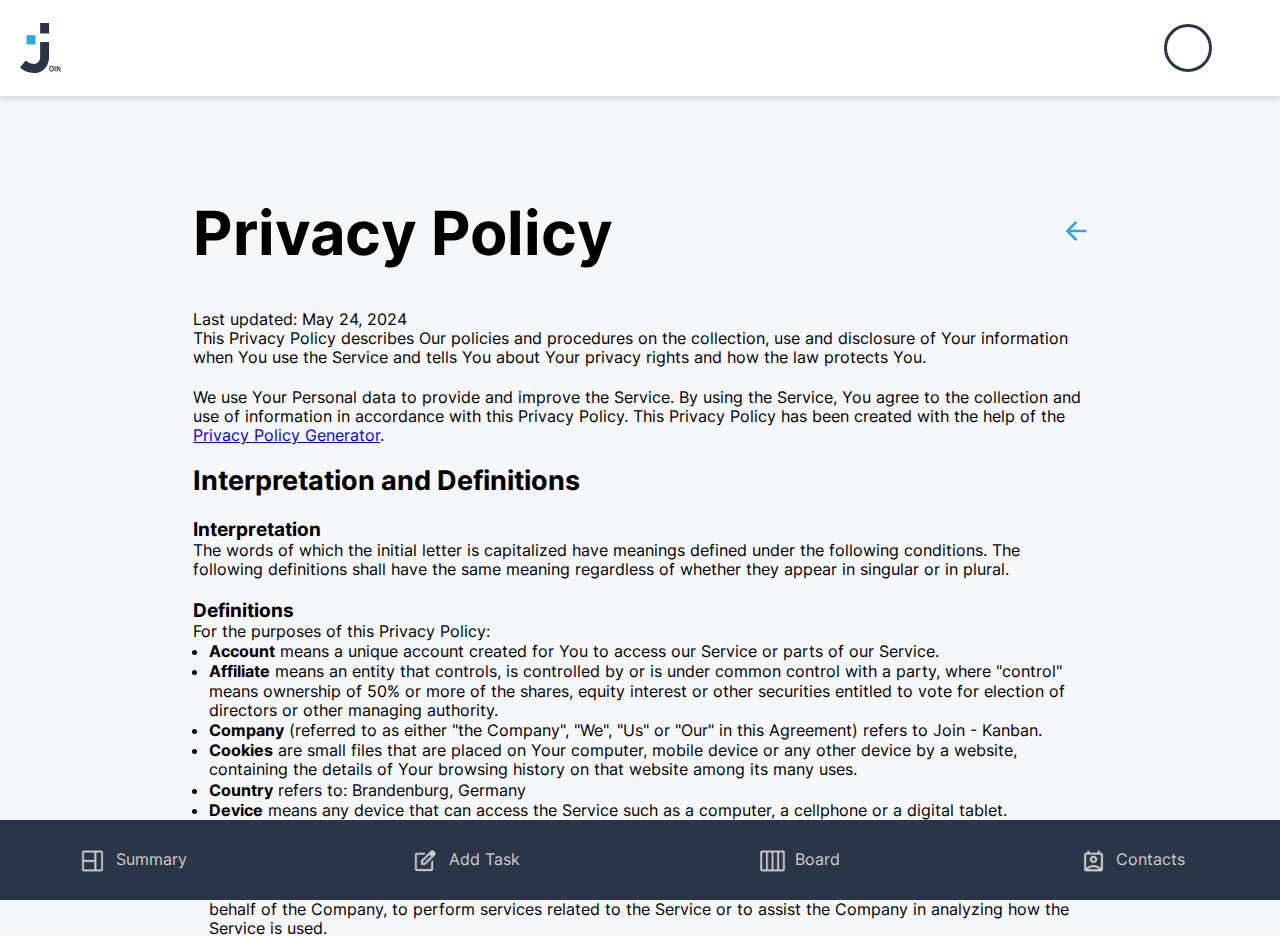
<file: html/privacy_policy.html>
<!DOCTYPE html>
<html lang="en">

<head>
    <meta charset="UTF-8">
    <meta name="viewport" content="width=device-width, initial-scale=1.0">
    <title>Privacy Policy</title>
    <link rel="stylesheet" href="../css/privacy_policy.css">
    <link rel="stylesheet" href="../fonts.css">
    <link rel="stylesheet" href="../assets/templates/templates.css">
    <script src="../script.js"></script>
    <script src="../assets/templates/template.js"></script>
    <script src="../js/summary.js"></script>
    <link
      rel="shortcut icon"
      href="../assets/img/favicon.ico"
      type="image/x-icon"
    />
</head>

<body onload="initHTML();">
    <div w3-include-html="../assets/templates/template.html"></div>

    <div class="container m-left-328">
        <div class="head">
            <h1>Privacy Policy</h1>
            <a class="arrow-backwards-link" href="../html/board.html">
                <img class="arrow-backwards" src="../assets/img/arrow-left-line.svg" alt="arrow_left">
            </a>
        </div>
        <br><br>
        <p>Last updated: May 24, 2024</p>
        <p>This Privacy Policy describes Our policies and procedures on the collection, use and disclosure of Your
            information when You use the Service and tells You about Your privacy rights and how the law protects You.
        </p>
        <br>
        <p>We use Your Personal data to provide and improve the Service. By using the Service, You agree to the
            collection and use of information in accordance with this Privacy Policy. This Privacy Policy has been
            created with the help of the <a href="https://www.termsfeed.com/privacy-policy-generator/"
                target="_blank">Privacy Policy Generator</a>.</p>
        <br>
        <h2>Interpretation and Definitions</h2>
        <br>
        <h3>Interpretation</h3>
        <p>The words of which the initial letter is capitalized have meanings defined under the following conditions.
            The following definitions shall have the same meaning regardless of whether they appear in singular or in
            plural.</p>
        <br>
        <h3>Definitions</h3>
        <p>For the purposes of this Privacy Policy:</p>
        <ul>
            <li>
                <p><strong>Account</strong> means a unique account created for You to access our Service or parts of our
                    Service.</p>
            </li>
            <li>
                <p><strong>Affiliate</strong> means an entity that controls, is controlled by or is under common control
                    with a party, where &quot;control&quot; means ownership of 50% or more of the shares, equity
                    interest or other securities entitled to vote for election of directors or other managing authority.
                </p>
            </li>
            <li>
                <p><strong>Company</strong> (referred to as either &quot;the Company&quot;, &quot;We&quot;,
                    &quot;Us&quot; or &quot;Our&quot; in this Agreement) refers to Join - Kanban.</p>
            </li>
            <li>
                <p><strong>Cookies</strong> are small files that are placed on Your computer, mobile device or any other
                    device by a website, containing the details of Your browsing history on that website among its many
                    uses.</p>
            </li>
            <li>
                <p><strong>Country</strong> refers to: Brandenburg, Germany</p>
            </li>
            <li>
                <p><strong>Device</strong> means any device that can access the Service such as a computer, a cellphone
                    or a digital tablet.</p>
            </li>
            <li>
                <p><strong>Personal Data</strong> is any information that relates to an identified or identifiable
                    individual.</p>
            </li>
            <li>
                <p><strong>Service</strong> refers to the Website.</p>
            </li>
            <li>
                <p><strong>Service Provider</strong> means any natural or legal person who processes the data on behalf
                    of the Company. It refers to third-party companies or individuals employed by the Company to
                    facilitate the Service, to provide the Service on behalf of the Company, to perform services related
                    to the Service or to assist the Company in analyzing how the Service is used.</p>
            </li>
            <li>
                <p><strong>Usage Data</strong> refers to data collected automatically, either generated by the use of
                    the Service or from the Service infrastructure itself (for example, the duration of a page visit).
                </p>
            </li>
            <li>
                <p><strong>Website</strong> refers to Join - Kanban, accessible from <a href="./index.html"
                        rel="external nofollow noopener" target="_blank">http://www.join.de</a></p>
            </li>
            <li>
                <p><strong>You</strong> means the individual accessing or using the Service, or the company, or other
                    legal entity on behalf of which such individual is accessing or using the Service, as applicable.
                </p>
            </li>
        </ul>
        <br><br>
        <h2>Collecting and Using Your Personal Data</h2>
        <br>
        <h3>Types of Data Collected</h3>
        <br>
        <h4>Personal Data</h4>
        <p>While using Our Service, We may ask You to provide Us with certain personally identifiable information that
            can be used to contact or identify You. Personally identifiable information may include, but is not limited
            to:</p>
        <ul>
            <li>
                <p>Email address</p>
            </li>
            <li>
                <p>First name and last name</p>
            </li>
            <li>
                <p>Phone number</p>
            </li>
            <li>
                <p>Address, State, Province, ZIP/Postal code, City</p>
            </li>
            <li>
                <p>Usage Data</p>
            </li>
        </ul>
        <br>
        <h4>Usage Data</h4>
        <p>Usage Data is collected automatically when using the Service.</p>
        <p>Usage Data may include information such as Your Device's Internet Protocol address (e.g. IP address), browser
            type, browser version, the pages of our Service that You visit, the time and date of Your visit, the time
            spent on those pages, unique device identifiers and other diagnostic data.</p>
        <p>When You access the Service by or through a mobile device, We may collect certain information automatically,
            including, but not limited to, the type of mobile device You use, Your mobile device unique ID, the IP
            address of Your mobile device, Your mobile operating system, the type of mobile Internet browser You use,
            unique device identifiers and other diagnostic data.</p>
        <p>We may also collect information that Your browser sends whenever You visit our Service or when You access the
            Service by or through a mobile device.</p>
        <br>
        <h4>Tracking Technologies and Cookies</h4>
        <p>We use Cookies and similar tracking technologies to track the activity on Our Service and store certain
            information. Tracking technologies used are beacons, tags, and scripts to collect and track information and
            to improve and analyze Our Service. The technologies We use may include:</p>
        <ul>
            <li><strong>Cookies or Browser Cookies.</strong> A cookie is a small file placed on Your Device. You can
                instruct Your browser to refuse all Cookies or to indicate when a Cookie is being sent. However, if You
                do not accept Cookies, You may not be able to use some parts of our Service. Unless you have adjusted
                Your browser setting so that it will refuse Cookies, our Service may use Cookies.</li>
            <li><strong>Web Beacons.</strong> Certain sections of our Service and our emails may contain small
                electronic files known as web beacons (also referred to as clear gifs, pixel tags, and single-pixel
                gifs) that permit the Company, for example, to count users who have visited those pages or opened an
                email and for other related website statistics (for example, recording the popularity of a certain
                section and verifying system and server integrity).</li>
        </ul>
        <p>Cookies can be &quot;Persistent&quot; or &quot;Session&quot; Cookies. Persistent Cookies remain on Your
            personal computer or mobile device when You go offline, while Session Cookies are deleted as soon as You
            close Your web browser. You can learn more about cookies on <a
                href="https://www.termsfeed.com/blog/cookies/#What_Are_Cookies" target="_blank">TermsFeed website</a>
            article.</p>
        <p>We use both Session and Persistent Cookies for the purposes set out below:</p>
        <ul>
            <li>
                <p><strong>Necessary / Essential Cookies</strong></p>
                <p>Type: Session Cookies</p>
                <p>Administered by: Us</p>
                <p>Purpose: These Cookies are essential to provide You with services available through the Website and
                    to enable You to use some of its features. They help to authenticate users and prevent fraudulent
                    use of user accounts. Without these Cookies, the services that You have asked for cannot be
                    provided, and We only use these Cookies to provide You with those services.</p>
            </li>
            <li>
                <p><strong>Cookies Policy / Notice Acceptance Cookies</strong></p>
                <p>Type: Persistent Cookies</p>
                <p>Administered by: Us</p>
                <p>Purpose: These Cookies identify if users have accepted the use of cookies on the Website.</p>
            </li>
            <li>
                <p><strong>Functionality Cookies</strong></p>
                <p>Type: Persistent Cookies</p>
                <p>Administered by: Us</p>
                <p>Purpose: These Cookies allow us to remember choices You make when You use the Website, such as
                    remembering your login details or language preference. The purpose of these Cookies is to provide
                    You with a more personal experience and to avoid You having to re-enter your preferences every time
                    You use the Website.</p>
            </li>
        </ul>
        <p>For more information about the cookies we use and your choices regarding cookies, please visit our Cookies
            Policy or the Cookies section of our Privacy Policy.</p>
        <br><br>
        <h3>Use of Your Personal Data</h3>
        <br>
        <p>The Company may use Personal Data for the following purposes:</p>
        <ul>
            <li>
                <p><strong>To provide and maintain our Service</strong>, including to monitor the usage of our Service.
                </p>
            </li>
            <li>
                <p><strong>To manage Your Account:</strong> to manage Your registration as a user of the Service. The
                    Personal Data You provide can give You access to different functionalities of the Service that are
                    available to You as a registered user.</p>
            </li>
            <li>
                <p><strong>For the performance of a contract:</strong> the development, compliance and undertaking of
                    the purchase contract for the products, items or services You have purchased or of any other
                    contract with Us through the Service.</p>
            </li>
            <li>
                <p><strong>To contact You:</strong> To contact You by email, telephone calls, SMS, or other equivalent
                    forms of electronic communication, such as a mobile application's push notifications regarding
                    updates or informative communications related to the functionalities, products or contracted
                    services, including the security updates, when necessary or reasonable for their implementation.</p>
            </li>
            <li>
                <p><strong>To provide You</strong> with news, special offers and general information about other goods,
                    services and events which we offer that are similar to those that you have already purchased or
                    enquired about unless You have opted not to receive such information.</p>
            </li>
            <li>
                <p><strong>To manage Your requests:</strong> To attend and manage Your requests to Us.</p>
            </li>
            <li>
                <p><strong>For business transfers:</strong> We may use Your information to evaluate or conduct a merger,
                    divestiture, restructuring, reorganization, dissolution, or other sale or transfer of some or all of
                    Our assets, whether as a going concern or as part of bankruptcy, liquidation, or similar proceeding,
                    in which Personal Data held by Us about our Service users is among the assets transferred.</p>
            </li>
            <li>
                <p><strong>For other purposes</strong>: We may use Your information for other purposes, such as data
                    analysis, identifying usage trends, determining the effectiveness of our promotional campaigns and
                    to evaluate and improve our Service, products, services, marketing and your experience.</p>
            </li>
        </ul>
        <p>We may share Your personal information in the following situations:</p>
        <ul>
            <li><strong>With Service Providers:</strong> We may share Your personal information with Service Providers
                to monitor and analyze the use of our Service, to contact You.</li>
            <li><strong>For business transfers:</strong> We may share or transfer Your personal information in
                connection with, or during negotiations of, any merger, sale of Company assets, financing, or
                acquisition of all or a portion of Our business to another company.</li>
            <li><strong>With Affiliates:</strong> We may share Your information with Our affiliates, in which case we
                will require those affiliates to honor this Privacy Policy. Affiliates include Our parent company and
                any other subsidiaries, joint venture partners or other companies that We control or that are under
                common control with Us.</li>
            <li><strong>With business partners:</strong> We may share Your information with Our business partners to
                offer You certain products, services or promotions.</li>
            <li><strong>With other users:</strong> when You share personal information or otherwise interact in the
                public areas with other users, such information may be viewed by all users and may be publicly
                distributed outside.</li>
            <li><strong>With Your consent</strong>: We may disclose Your personal information for any other purpose with
                Your consent.</li>
        </ul>
        <br><br>
        <h3>Retention of Your Personal Data</h3>
        <br>
        <p>The Company will retain Your Personal Data only for as long as is necessary for the purposes set out in this
            Privacy Policy. We will retain and use Your Personal Data to the extent necessary to comply with our legal
            obligations (for example, if we are required to retain your data to comply with applicable laws), resolve
            disputes, and enforce our legal agreements and policies.</p>
        <p>The Company will also retain Usage Data for internal analysis purposes. Usage Data is generally retained for
            a shorter period of time, except when this data is used to strengthen the security or to improve the
            functionality of Our Service, or We are legally obligated to retain this data for longer time periods.</p>
        <br><br>
        <h3>Transfer of Your Personal Data</h3>
        <br>
        <p>Your information, including Personal Data, is processed at the Company's operating offices and in any other
            places where the parties involved in the processing are located. It means that this information may be
            transferred to — and maintained on — computers located outside of Your state, province, country or other
            governmental jurisdiction where the data protection laws may differ than those from Your jurisdiction.</p>
        <p>Your consent to this Privacy Policy followed by Your submission of such information represents Your agreement
            to that transfer.</p>
        <p>The Company will take all steps reasonably necessary to ensure that Your data is treated securely and in
            accordance with this Privacy Policy and no transfer of Your Personal Data will take place to an organization
            or a country unless there are adequate controls in place including the security of Your data and other
            personal information.</p>
        <br><br>
        <h3>Delete Your Personal Data</h3>
        <br>
        <p>You have the right to delete or request that We assist in deleting the Personal Data that We have collected
            about You.</p>
        <p>Our Service may give You the ability to delete certain information about You from within the Service.</p>
        <p>You may update, amend, or delete Your information at any time by signing in to Your Account, if you have one,
            and visiting the account settings section that allows you to manage Your personal information. You may also
            contact Us to request access to, correct, or delete any personal information that You have provided to Us.
        </p>
        <p>Please note, however, that We may need to retain certain information when we have a legal obligation or
            lawful basis to do so.</p>
        <br><br>
        <h3>Disclosure of Your Personal Data</h3>
        <br>
        <h4>Business Transactions</h4>
        <p>If the Company is involved in a merger, acquisition or asset sale, Your Personal Data may be transferred. We
            will provide notice before Your Personal Data is transferred and becomes subject to a different Privacy
            Policy.</p>
        <h4>Law enforcement</h4>
        <p>Under certain circumstances, the Company may be required to disclose Your Personal Data if required to do so
            by law or in response to valid requests by public authorities (e.g. a court or a government agency).</p>
        <h4>Other legal requirements</h4>
        <p>The Company may disclose Your Personal Data in the good faith belief that such action is necessary to:</p>
        <ul>
            <li>Comply with a legal obligation</li>
            <li>Protect and defend the rights or property of the Company</li>
            <li>Prevent or investigate possible wrongdoing in connection with the Service</li>
            <li>Protect the personal safety of Users of the Service or the public</li>
            <li>Protect against legal liability</li>
        </ul>
        <br><br>
        <h3>Security of Your Personal Data</h3>
        <br>
        <p>The security of Your Personal Data is important to Us, but remember that no method of transmission over the
            Internet, or method of electronic storage is 100% secure. While We strive to use commercially acceptable
            means to protect Your Personal Data, We cannot guarantee its absolute security.</p>
        <br><br>
        <h2>Children's Privacy</h2>
        <br>
        <p>Our Service does not address anyone under the age of 13. We do not knowingly collect personally identifiable
            information from anyone under the age of 13. If You are a parent or guardian and You are aware that Your
            child has provided Us with Personal Data, please contact Us. If We become aware that We have collected
            Personal Data from anyone under the age of 13 without verification of parental consent, We take steps to
            remove that information from Our servers.</p>
        <p>If We need to rely on consent as a legal basis for processing Your information and Your country requires
            consent from a parent, We may require Your parent's consent before We collect and use that information.</p>
        <br><br>
        <h2>Links to Other Websites</h2>
        <br>
        <p>Our Service may contain links to other websites that are not operated by Us. If You click on a third party
            link, You will be directed to that third party's site. We strongly advise You to review the Privacy Policy
            of every site You visit.</p>
        <p>We have no control over and assume no responsibility for the content, privacy policies or practices of any
            third party sites or services.</p>
        <br><br>
        <h2>Changes to this Privacy Policy</h2>
        <br>
        <p>We may update Our Privacy Policy from time to time. We will notify You of any changes by posting the new
            Privacy Policy on this page.</p>
        <p>We will let You know via email and/or a prominent notice on Our Service, prior to the change becoming
            effective and update the &quot;Last updated&quot; date at the top of this Privacy Policy.</p>
        <p>You are advised to review this Privacy Policy periodically for any changes. Changes to this Privacy Policy
            are effective when they are posted on this page.</p>
        <br><br>
        <h2>Contact Us</h2>
        <br>
        <p>If you have any questions about this Privacy Policy, You can contact us:</p>
        <ul>
            <li>By email: support@developer-akademie.com</li>
        </ul>
    </div>
</body>

</html>
</file>
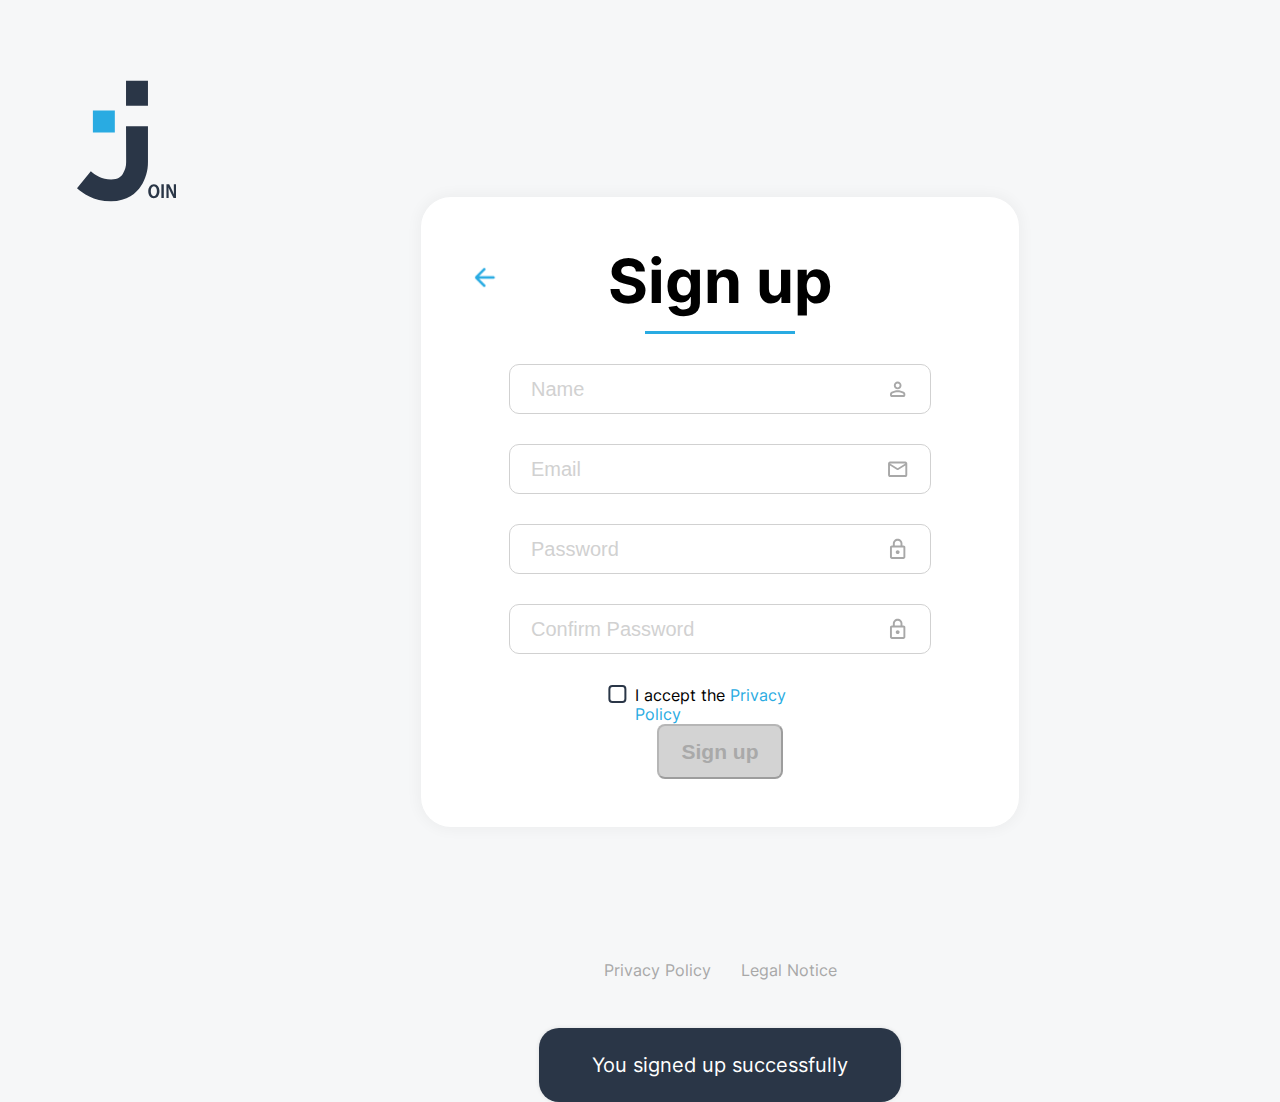
<file: html/signup.html>
<!DOCTYPE html>
<html lang="en">
  <head>
    <meta charset="UTF-8" />
    <meta name="viewport" content="width=device-width, initial-scale=1.0" />
    <title>Sign up</title>
    <link rel="stylesheet" href="../style.css" />
    <link rel="stylesheet" href="../css/signup.css" />
    <link rel="stylesheet" href="../fonts.css" />
    <link rel="stylesheet" href="../assets/templates/css/signup_mediaqueries.css">
    <link
      rel="shortcut icon"
      href="../assets/img/favicon.ico"
      type="image/x-icon"
    />
    <script src="../js/signup.js"></script>
  </head>
  <body onload="onloadDatabase()">
    <img class="logoSignupPage" src="../assets/img/logoLarge.svg" alt="Logo" />
    <div class="signupContainer">
      <a class="signupArrow" href="../index.html"></a>
      <h1 class="signupHeadline">Sign up</h1>
      <div class="mainCredentialsSignup">
        <div class="signupInputFields">
          <div id="overlay" class="overlay">You signed up successfully</div>
          <form
            action=""
            style="
              display: flex;
              flex-direction: column;
              align-items: center;
              gap: 32px;
            "
            onsubmit="signup(); return false"
          >
            <div class="emailContainer">
              <input
                class="signupEmail"
                type="text"
                placeholder="Name"
                id="signupNameInput"
                required
              />
              <img
                class="emailIcon"
                src="../assets/img/personIcon.svg"
                alt="Person"
              />
            </div>
            <div class="emailContainer">
              <input
                class="signupEmail"
                type="email"
                placeholder="Email"
                id="signupEmailInput"
                required
              />
              <img
                class="emailIcon"
                src="../assets/img/mailIcon.svg"
                alt="Email"
              />
            </div>
            <div class="emailContainer">
              <input
                class="signupPassword"
                type="password"
                placeholder="Password"
                id="signupPasswordInput"
                required
              />
              <img
                class="emailIcon"
                src="../assets/img/lockIcon.svg"
                alt="Schloss"
                id="signupLockIcon"
              />
            </div>
            <div class="emailContainer">
              <input
                class="signupPassword confirmPassword"
                type="password"
                placeholder="Confirm Password"
                id="signupConfirmPassword"
                required
              />
              <img
                class="emailIcon"
                src="../assets/img/lockIcon.svg"
                alt="Schloss"
                id="signupValidationLockIcon"
              />
            </div>
          <div id="errorMessage" class="errorMessageSignup">
            Ups! Your password does not match.
          </div>
        </div>
        <div class="privacyPolicySection">
          <input class="checkboxRemember" type="checkbox" id="rememberMe" />
          <label for="rememberMe" class="checkboxLabel"
            >I accept the
            <a href="./privacy_policy.html" class="linkPolicy"
              >Privacy Policy</a
            ></label
          >
        </div>
      </div>
      <button type="submit" id="signupButton">
        Sign up
      </button>
    </form>
    </div>
    <div class="legalButtonsContainer">
      <button class="legalButtonLeft" onclick="redirectToPrivacyPage()">
        Privacy Policy
      </button>
      <button class="legalButtonRight" onclick="redirectToLegalPage()">
        Legal Notice
      </button>
    </div>
  </body>
</html>
</file>
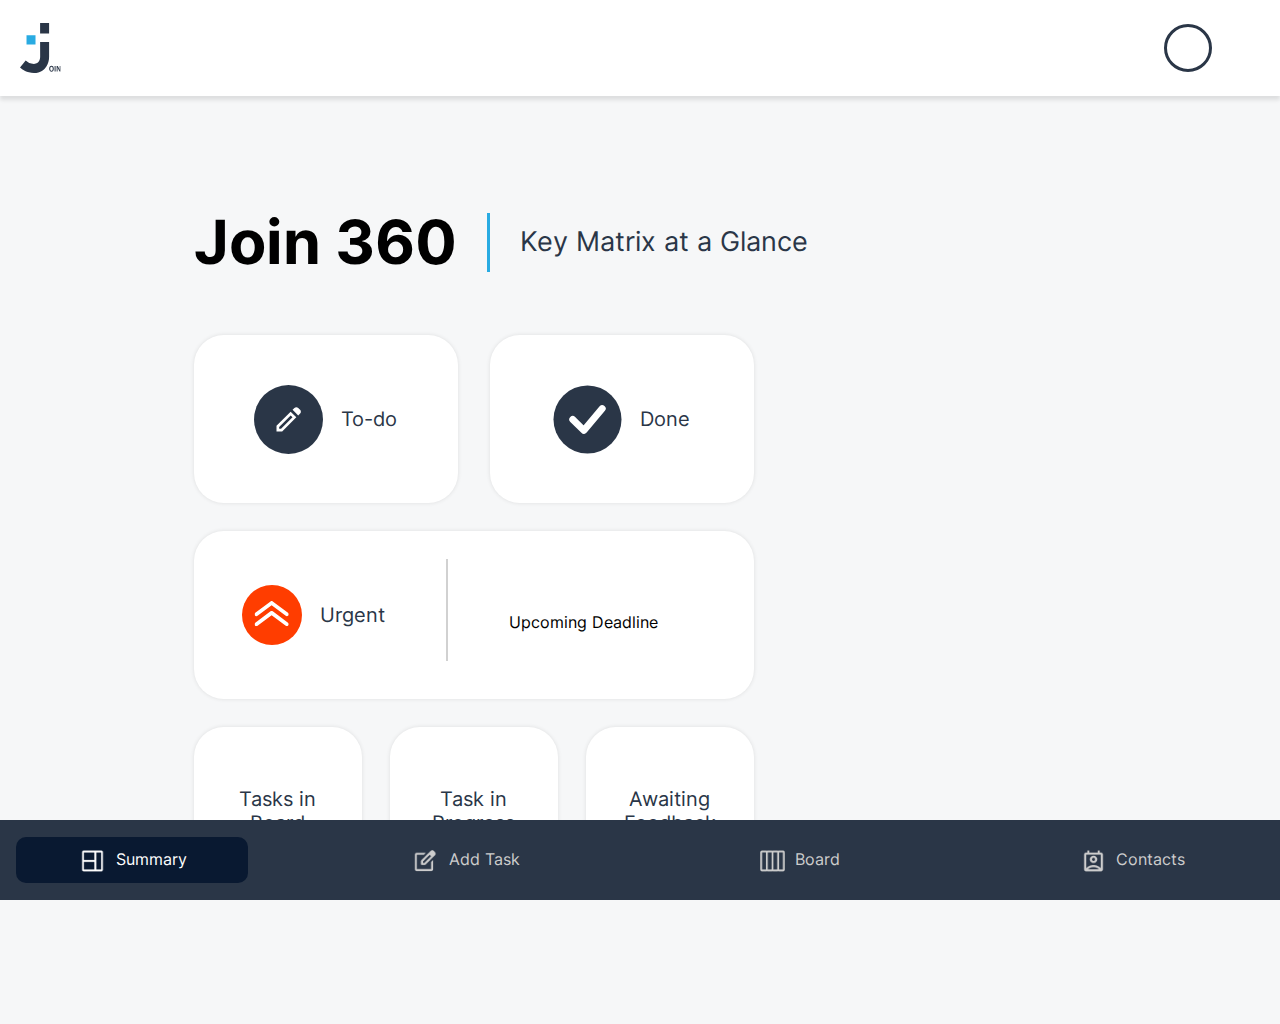
<file: html/summary.html>
<!DOCTYPE html>
<html lang="en">
<head>
    <meta charset="UTF-8">
    <meta name="viewport" content="width=device-width, initial-scale=1.0">
    <title>Summary</title>
    <script src="../assets/templates/template.js"></script>
    <script src="../js/summary.js"></script>
    <link rel="stylesheet" href="../assets/templates/templates.css">
    <link rel="stylesheet" href="../fonts.css">
    <link rel="stylesheet" href="../style.css">
    <link rel="stylesheet" href="../css/summary.css">
    <link
      rel="shortcut icon"
      href="../assets/img/favicon.ico"
      type="image/x-icon"
    />
</head>
<body onload="summaryInit()">
    <div w3-include-html="../assets/templates/template.html"></div>
    <div id="titleSummary">
        <p class="summaryTitle">Join 360</p>
        <div class="vektorTextSummary">
            <div class="summaryTitleVektor"></div>
            <p class="summaryTitleText">Key Matrix at a Glance</p>
        </div>
        
    </div>
    <div class="summaryText">
        <div id="infosSummary">
            <div class="toDoDone">
                <div class="summaryToDO" onclick="location.href='board.html';">
                    <div class="summaryDoneImg backgroundImg-ToDo"></div>
                    <div class="flex-center">
                        <p id="summaryToDo" class="summaryNumber"></p>
                        <p class="summaryTaskText">To-do</p>
                    </div>
                </div>
                <div class="summaryToDO" onclick="location.href='board.html';">
                    <div class="summaryDoneImg backgroundImg-Done"></div>
                    <div class="flex-center">
                        <p id="summaryDone" class="summaryNumber"></p>
                        <p class="summaryTaskText">Done</p>
                    </div>
                </div>
            </div>
            <div class="timeLine" onclick="location.href='board.html';">
                <div class="timeLineUrgent">
                    <img class="summaryUrgentImg" src="../assets/img/Urgent.svg" alt="">
                    <div class="flex-center">
                        <p id="summaryNrUrgent" class="summaryNumber"></p>
                        <p class="summaryTaskText">Urgent</p>
                    </div>
                </div>
                <div class="timeLineVektor">
                </div>
                <div class="timeLineDate">
                    <p id="summaryDate" class="timeLineDateNumber"></p>
                    <p class="timeLineDateText">Upcoming Deadline</p>
                </div>
            </div>
            <div class="summaryTasks">
                <div class="summarySeparateTasks flex-center" onclick="location.href='board.html';">
                    <p id="summaryNrTask" class="summaryNumber"></p>
                    <p class="summaryTaskText">Tasks in <br> Board</p>
                </div>
                <div class="summarySeparateTasks flex-center" onclick="location.href='board.html';">
                    <p id="summaryProgress" class="summaryNumber"></p>
                    <p class="summaryTaskText">Task in <br> Progress</p>
                </div>
                <div class="summarySeparateTasks flex-center" onclick="location.href='board.html';">
                    <p id="summaryAwait" class="summaryNumber"></p>
                    <p class="summaryTaskText">Awaiting <br> Feedback</p>
                </div>
            </div>
        </div>
        <div id="textRegards">
            <p id="greetingSummary" class="regardsTime"></p>
            <p id="nameSummary" class="regardsName"></p>
        </div>
    </div>
</body>
</html>
</file>
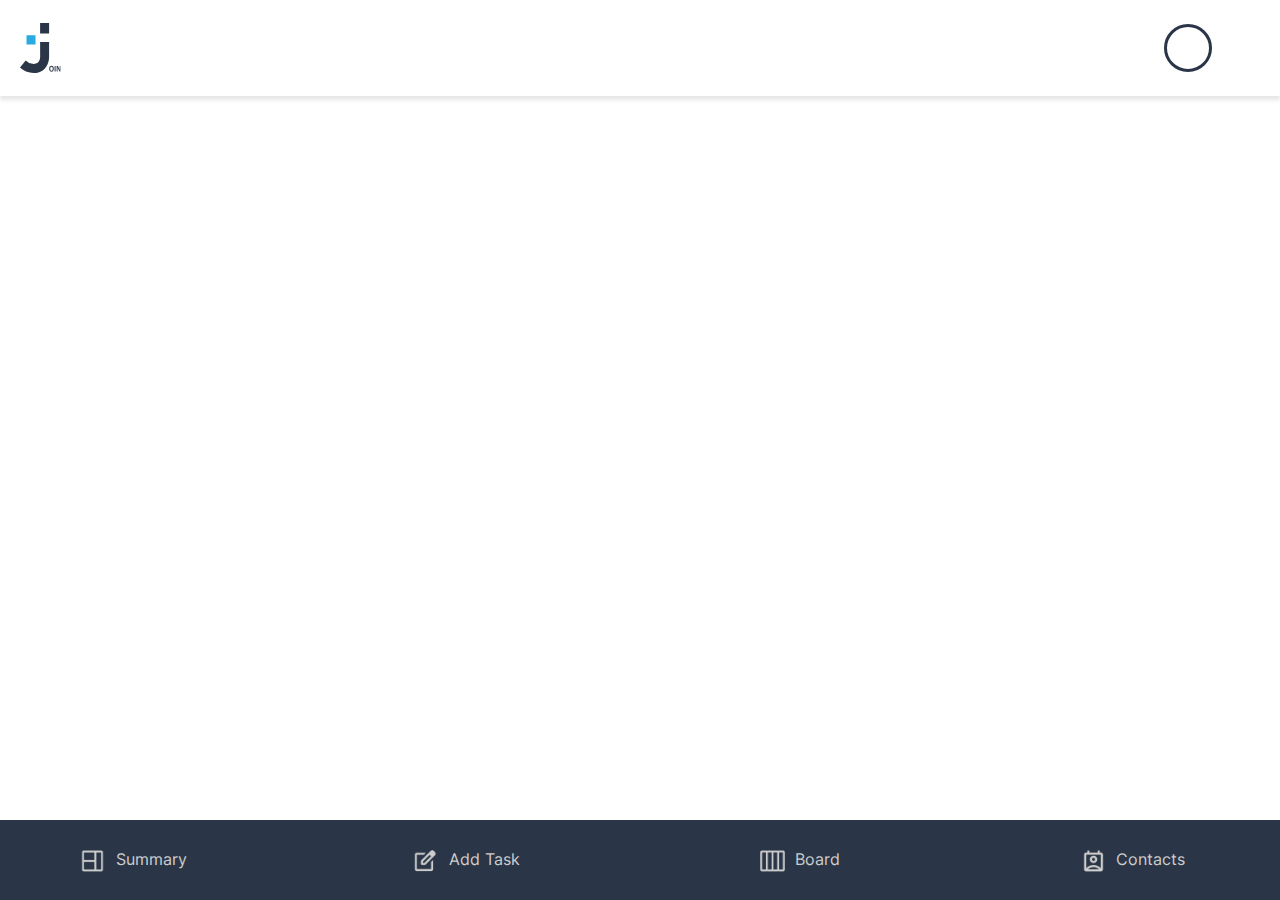
<file: assets/templates/desktop_template.html>
<!DOCTYPE html>
<html lang="en">
<head>
    <meta charset="UTF-8">
    <meta name="viewport" content="width=device-width, initial-scale=1.0">
    <title>Document</title>
    <link rel="stylesheet" href="../../assets/templates/templates.css">
    <link rel="stylesheet" href="../../fonts.css" />
    <script src="../../js/template.js"></script>
    <script src="../../js/summary.js"></script>
</head>
<body >
    <header>
        <div class="headerTitel">Kanban Project Management Tool</div>
        <img class="altImg" src="../../assets/img/logoLarge.svg" alt="Logo">
        <div class="headerImg">
            <div class="boundingHelp"><img class="imgHelp" src="../../assets/img/help.png" alt=""  onclick="location.href='help.html';"></div>
            <div class="boundingProfil" onclick="openNoteHeader()">
                <p id="idLoginName"></p>
            </div>
        </div>
        <div id="headerNote" class="headerNote d-none">
            <div class="headerNoteButton helpTemplate d-none" onclick="location.href='help.html';">Help</div>
            <div class="headerNoteButton" onclick="location.href='legal_notice.html';">Legal Notice</div>
            <div class="headerNoteButton" onclick="location.href='privacy_policy.html';">Privacy Policy</div>
            <div class="headerNoteButton" onclick="openIndex();">Log out</div>
        </div>
    </header>

    <nav>
        <img class="logoSidebar" src="../../assets/img/logoSidebar.png" alt="">
        <div class="menuSidebar">
            <div id="frameSummary" class="menuFrames" onclick="location.href='summary.html';">
                <div class="iconSidebar flex_center">
                    <div id="imgFrameSummary" class="imgSidebar imgSummary"></div>
                </div>
                <p class="menuSidebarHover">Summary</p>
            </div>
            <div id="frameAddtasks" class="menuFrames" onclick="location.href='add_task.html';">
                <div class="iconSidebar flex_center">
                    <div id="imgFrameAddtask" class="imgSidebar imgAddTask"></div>
                </div>
                <p class="menuSidebarHover">Add Task</p>
            </div>
            <div id="frameBoard" class="menuFrames" onclick="location.href='board.html';">
                <div class="iconSidebar flex_center">
                    <div id="imgFrameBoard" class="imgSidebar imgBoard"></div>
                </div>
                <p class="menuSidebarHover">Board</p> 
            </div>
            <div id="frameContacts" class="menuFrames" onclick="location.href='contacts.html';">
                <div class="iconSidebar flex_center">
                    <div id="imgFrameContacts" class="imgSidebar imgContacts"></div>
                </div>
                <p class="menuSidebarHover">Contacts</p>
            </div>
        </div>
        <div class="privacySidebar">
            <p class="privacyColor">Privacy Policy</p>
            <p class="privacyColor">Legal notice</p>
        </div>
    </nav>
</body>
</html>
</file>
<file: style.css>
body {
  overflow-x: hidden;
  width: 1440px;
  height: 1024px;
  background-color: #f6f7f8;
  font-family: "Inter";
  box-sizing: border-box;
  margin: 0;
}

/*CSS for Mainpage*/

.mainpage {
  overflow: hidden;
}

.d-none{
  display: none;
}


/*Animation at the beginning*/

  @-webkit-keyframes slide-tl {
    0% {
      top: 345px;
      left: 583px;
      width: 274px;
      height: 334.07px;
      -webkit-transform: translateY(0) translateX(0);
              transform: translateY(0) translateX(0);
    }
    100% {
      top: 80px;
      left: 77px;
      width: 100.03px;
      height: 121.97px;
      -webkit-transform: translateY(0) translateX(0);
              transform: translateY(0) translateX(0);
    }
  }

  @keyframes slide-tl {
    0% {
      top: 345px;
      left: 583px;
      width: 274px;
      height: 334.07px;
      -webkit-transform: translateY(0) translateX(0);
              transform: translateY(0) translateX(0);
    }
    100% {
      top: 80px;
      left: 77px;
      width: 100.03px;
      height: 121.97px;
      -webkit-transform: translateY(0) translateX(0);
              transform: translateY(0) translateX(0);
    }
  }
  
  .animate {
    display: flex;
    position: absolute;
    width: 274px;
    height: 334.07px;
    top: 345px;
    left: 583px;
    gap: 0px;
    transition: transform 400ms ease-in-out, width 400ms ease-in-out, height 400ms ease-in-out, top 400ms ease-in-out, left 400ms ease-in-out;
    animation: slide-tl 0.6s 0.4s forwards;
  }

/*Mainpage*/

.hiddenMainpage {
  visibility: hidden;
}

.visibleMainpage {
  opacity: 1;
  visibility: visible;
  transition: opacity 100ms ease-in-out, visibility 100ms ease-in-out;
}

/*Login page top right*/

.mainpageSignUpContainer {
  width: 279px;
  height: 49px;
  top: 67px;
  left: 1039px;
  gap: 35px;
  position: absolute;
  display: flex;
  align-items: center;
}

.textNotUser {
  font-size: 20px;
  font-weight: 400;
  line-height: 24px;
  text-align: left;
  color: #000000;
}

.mainpageSignUpButton {
  grid-template-columns: max-content;
  width: 91px;
  height: 49px;
  padding: 15px 16px 15px 16px;
  gap: 10px;
  border-radius: 8px;
  background: #2a3647;
  color: #ffffff;
  font-size: 16px;
  font-weight: 700;
  line-height: 19.2px;
  display: grid;
  align-content: center;
  justify-content: center;
  cursor: pointer;
}

.mainpageSignUpButton:hover {
  background-color: #29abe2;
  border: none;
  box-shadow: 0px 4px 4px 0px #00000040;
}

/*Login page login box*/

.loginContainer {
  display: flex;
  align-items: center;
  flex-direction: column;
  background-color: #ffffff;
  width: 422px;
  height: 397px;
  left: 394px;
  top: 265.5px;
  padding: 48px 115px 48px 115px;
  border-radius: 30px;
  gap: 32px;
  box-shadow: 0px 0px 14px 3px #0000000a;
  position: absolute;
}

/*Login headline*/

.loginHeadline {
  font-family: Inter;
  font-size: 61px;
  font-weight: 700;
  line-height: 73.2px;
  text-align: center;
  position: relative;
  width: 315px;
  height: 89px;
  display: flex;
  gap: 16px;
  justify-content: center;
  margin: 0;
}

.loginHeadline::after {
  content: "";
  position: absolute;
  bottom: 0;
  left: 50%;
  transform: translateX(-50%);
  width: 150px;
  border-bottom: 3px solid #29abe2;
}

/*Login credentials box*/

.mainCredentials {
  height: 196px;
  width: 422px;
  gap: 20px;
  display: flex;
  flex-direction: column;
}

.loginInputFields {
  width: 422px;
  height: 152px;
  position: relative;
}

.interactionContainer {
  display: flex;
  flex-direction: column;
  gap: 32px;
  width: 422px;
  height: 196px;
}

.emailContainer {
  display: flex;
  align-items: center;
  position: relative;
}

.emailIcon {
  position: absolute;
  right: 21px;
  width: 24px;
  height: 24px;
  cursor: pointer;
}

.visibility_off {
  content: url("./assets/img/visibility_off.svg");
}

.errorMessage {
  display: none;
  color: red;
  font-size: 12px;
  position: absolute;
  bottom: -5px;
  left: 0;
}

.loginEmail {
  width: 380px;
  height: 24px;
  gap: 10px;
  display: flex;
  border-radius: 10px;
  padding: 12px 21px 12px 21px;
  border: 1px solid #d1d1d1;
  font-size: 20px;
  font-weight: 400;
  line-height: 24px;
  cursor: pointer;
}

.loginEmail::placeholder,
.loginPassword::placeholder {
  color: #d1d1d1;
  outline: none;
}

input[type="email"]:focus,
input[type="password"]:focus {
  border: 1px solid #29abe2 !important;
  outline: none;
}

input[type="password"].error {
  border: 1px solid red !important;
  outline: none;
}

.loginPassword {
  width: 380px;
  gap: 8px;
  display: flex;
  height: 24px;
  padding: 12px 21px 12px 21px;
  gap: 10px;
  border-radius: 10px;
  border: 1px solid #d1d1d1;
  font-size: 20px;
  font-weight: 400;
  line-height: 24px;
  text-align: left;
  cursor: pointer;
}

/*Remember me section*/

.rememberMeSection {
  display: flex;
  width: 142px;
  height: 24px;
  gap: 8px;
  left: 39px;
  position: relative;
  align-items: center;
}

.checkboxRemember {
  display: none;
}

.checkboxLabel {
  font-family: Inter;
  font-size: 16px;
  font-weight: 400;
  line-height: 19.2px;
  text-align: left;
  padding-left: 30px;
}

.checkboxRemember + .checkboxLabel::before {
  content: "";
  display: inline-block;
  width: 24px;
  height: 24px;
  background-image: url("./assets/img/checkboxUnchecked.svg");
  background-size: cover;
  position: absolute;
  left: 0;
  top: -1px;
  transition: background-image 0.1s;
  cursor: pointer;
}

.checkboxRemember:not(:checked) + .checkboxLabel:hover::before {
  background-image: url("./assets/img/checkboxUncheckedHover.svg");
  cursor: pointer;
}

.checkboxRemember:checked + .checkboxLabel::before {
  background-image: url("./assets/img/checkboxChecked.svg");
  cursor: pointer;
}

.checkboxRemember:checked + .checkboxLabel:hover::before {
  background-image: url("./assets/img/checkboxCheckedHover.svg");
  cursor: pointer;
}

/*Login section buttons*/

.loginButtons {
  display: flex;
  width: 322px;
  height: 48px;
  gap: 35px;
}

.mainpageLoginButton {
  grid-template-columns: max-content;
  width: 110px;
  height: 48px;
  padding: 15px 24px 15px 24px;
  gap: 10px;
  border-radius: 8px;
  background: #2a3647;
  color: #ffffff;
  font-size: 21px;
  font-weight: 700;
  line-height: 25.2px;
  display: grid;
  align-content: center;
  justify-content: center;
  cursor: pointer;
}

.mainpageLoginButton:hover {
  background-color: #29abe2;
  border: none;
  box-shadow: 0px 4px 4px 0px #00000040;
}

.mainpageGuestButton {
  grid-template-columns: max-content;
  display: grid;
  width: 177px;
  height: 48px;
  padding: 15px 24px 15px 24px;
  gap: 10px;
  border-radius: 8px;
  border: 1px solid #2a3647;
  background-color: #ffffff;
  font-family: Inter;
  font-size: 21px;
  font-weight: 700;
  line-height: 25.2px;
  text-align: left;
  color: #2a3647;
  align-content: center;
  justify-content: center;
  cursor: pointer;
}

.mainpageGuestButton:hover {
  color: #29abe2;
  border: 1px solid #29abe2;
  box-shadow: 0px 4px 4px 0px #00000040;
}

/*Privacy buttons*/

.legalButtonsContainer {
  display: flex;
  position: relative;
  width: 246px;
  height: 35px;
  top: 949px;
  left: 597px;
  gap: 16px;
}

.legalButtonLeft {
  display: flex;
  font-family: Inter;
  font-size: 16px;
  font-weight: 400;
  line-height: 19.2px;
  color: #a8a8a8;
  text-align: left;
  background: transparent;
  border: none;
  align-items: center;
  justify-content: center;
  cursor: pointer;
  width: 121px;
  height: 35px;
  padding: 8px 0px 0px 0px;
  gap: 8px;
}

.legalButtonRight {
  display: flex;
  font-family: Inter;
  font-size: 16px;
  font-weight: 400;
  line-height: 19.2px;
  color: #a8a8a8;
  text-align: left;
  background: transparent;
  border: none;
  align-items: center;
  justify-content: center;
  cursor: pointer;
  width: 109px;
  height: 35px;
  left: 137px;
  padding: 8px 0px 0px 0px;
  gap: 8px;
}

.legalButtonRight:hover {
  color: #29abe2;
  font-weight: 700;
}

.legalButtonLeft:hover {
  color: #29abe2;
  font-weight: 700;
}
</file>
<file: fonts.css>
/* inter-100 - latin */
@font-face {
    font-display: swap; /* Check https://developer.mozilla.org/en-US/docs/Web/CSS/@font-face/font-display for other options. */
    font-family: 'Inter';
    font-style: normal;
    font-weight: 100;
    src: url('./fonts/inter-v13-latin-100.woff2') format('woff2'); /* Chrome 36+, Opera 23+, Firefox 39+, Safari 12+, iOS 10+ */
  }
  /* inter-200 - latin */
  @font-face {
    font-display: swap; /* Check https://developer.mozilla.org/en-US/docs/Web/CSS/@font-face/font-display for other options. */
    font-family: 'Inter';
    font-style: normal;
    font-weight: 200;
    src: url('./fonts/inter-v13-latin-200.woff2') format('woff2'); /* Chrome 36+, Opera 23+, Firefox 39+, Safari 12+, iOS 10+ */
  }
  /* inter-300 - latin */
  @font-face {
    font-display: swap; /* Check https://developer.mozilla.org/en-US/docs/Web/CSS/@font-face/font-display for other options. */
    font-family: 'Inter';
    font-style: normal;
    font-weight: 300;
    src: url('./fonts/inter-v13-latin-300.woff2') format('woff2'); /* Chrome 36+, Opera 23+, Firefox 39+, Safari 12+, iOS 10+ */
  }
  /* inter-regular - latin */
  @font-face {
    font-display: swap; /* Check https://developer.mozilla.org/en-US/docs/Web/CSS/@font-face/font-display for other options. */
    font-family: 'Inter';
    font-style: normal;
    font-weight: 400;
    src: url('./fonts/inter-v13-latin-regular.woff2') format('woff2'); /* Chrome 36+, Opera 23+, Firefox 39+, Safari 12+, iOS 10+ */
  }
  /* inter-500 - latin */
  @font-face {
    font-display: swap; /* Check https://developer.mozilla.org/en-US/docs/Web/CSS/@font-face/font-display for other options. */
    font-family: 'Inter';
    font-style: normal;
    font-weight: 500;
    src: url('./fonts/inter-v13-latin-500.woff2') format('woff2'); /* Chrome 36+, Opera 23+, Firefox 39+, Safari 12+, iOS 10+ */
  }
  /* inter-600 - latin */
  @font-face {
    font-display: swap; /* Check https://developer.mozilla.org/en-US/docs/Web/CSS/@font-face/font-display for other options. */
    font-family: 'Inter';
    font-style: normal;
    font-weight: 600;
    src: url('./fonts/inter-v13-latin-600.woff2') format('woff2'); /* Chrome 36+, Opera 23+, Firefox 39+, Safari 12+, iOS 10+ */
  }
  /* inter-700 - latin */
  @font-face {
    font-display: swap; /* Check https://developer.mozilla.org/en-US/docs/Web/CSS/@font-face/font-display for other options. */
    font-family: 'Inter';
    font-style: normal;
    font-weight: 700;
    src: url('./fonts/inter-v13-latin-700.woff2') format('woff2'); /* Chrome 36+, Opera 23+, Firefox 39+, Safari 12+, iOS 10+ */
  }
  /* inter-800 - latin */
  @font-face {
    font-display: swap; /* Check https://developer.mozilla.org/en-US/docs/Web/CSS/@font-face/font-display for other options. */
    font-family: 'Inter';
    font-style: normal;
    font-weight: 800;
    src: url('./fonts/inter-v13-latin-800.woff2') format('woff2'); /* Chrome 36+, Opera 23+, Firefox 39+, Safari 12+, iOS 10+ */
  }
  /* inter-900 - latin */
  @font-face {
    font-display: swap; /* Check https://developer.mozilla.org/en-US/docs/Web/CSS/@font-face/font-display for other options. */
    font-family: 'Inter';
    font-style: normal;
    font-weight: 900;
    src: url('./fonts/inter-v13-latin-900.woff2') format('woff2'); /* Chrome 36+, Opera 23+, Firefox 39+, Safari 12+, iOS 10+ */
  }
</file>
<file: assets/templates/css/index_mediaqueries.css>
/*Media query*/

@media (max-width: 1320px) {
  .mainpageSignUpContainer {
    width: 292px;
    height: 49px;
    top: 800px;
    left: 570px;
  }
}

/*Media query*/

@media (max-width: 1200px) {
  .loginContainer {
    left: calc((100vw - 652px) / 2);
  }

  .mainpageSignUpContainer {
    left: calc((100vw - 292px) / 2);
  }

  .legalButtonsContainer {
    left: calc((100vw - 246px) / 2);
  }
}

/*Media query*/

@media (max-width: 670px) {
  .animate {
    display: none;
  }

  /* .animateMobile {
    width: 100.03px;
    height: 121.97px;
    top: 402px;
    left: 164px;
    gap: 10px;
    display: flex;
    position: absolute;
  } */

  .animateMobile {
    width: 100.03px;
    height: 121.97px;
    top: 402px;
    left: 164px;
    gap: 0px;
    display: flex;
    position: absolute;
    transition: transform 400ms ease-in-out, width 400ms ease-in-out,
      height 400ms ease-in-out, top 400ms ease-in-out, left 400ms ease-in-out !important;
    animation: slide-tl 0.6s 0.4s forwards !important;
  }

  @-webkit-keyframes slide-tl {
    0% {
      top: 402px;
      left: 164px;
      width: 100.03px;
      height: 121.97px;
      -webkit-transform: translateY(0) translateX(0);
      transform: translateY(0) translateX(0);
    }
    100% {
      width: 64px;
      height: 78.03px;
      top: 37px;
      left: 38px;
      gap: 10px;
      -webkit-transform: translateY(0) translateX(0);
      transform: translateY(0) translateX(0);
    }
  }

  @keyframes slide-tl {
    0% {
      top: 402px;
      left: 164px;
      width: 100.03px;
      height: 121.97px;
      -webkit-transform: translateY(0) translateX(0);
      transform: translateY(0) translateX(0);
    }
    100% {
      width: 64px;
      height: 78.03px;
      top: 37px;
      left: 38px;
      gap: 10px;
      -webkit-transform: translateY(0) translateX(0);
      transform: translateY(0) translateX(0);
    }
  }

  .loginContainer {
    width: 422px;
    height: 515px;
    top: 205.5px;
    padding: 32px 70px 32px 70px;
    gap: 32px;
    border-radius: 30px;
    left: calc((100vw - 562px) / 2);
  }

  .interactionContainer {
    width: 364px;
    height: 192px;
    gap: 16px;
  }

  .errorMessage {
    position: relative;
  }

  .rememberMeSection {
    width: 327px;
    height: 24px;
    padding: 0px 16px 0px 16px;
    gap: 16px;
  }

  .loginButtons {
    width: 180px;
    height: 123px;
    gap: 21px;
    display: flex;
    flex-direction: column;
    align-items: center;
  }

  .mainpageLoginButton {
    width: 180px;
    height: 51px;
    padding: 4px 0px 4px 0px;
    gap: 10px;
    border-radius: 8px;
    font-size: 16px;
    font-weight: 700;
    line-height: 19.2px;
    text-align: left;
  }

  .mainpageGuestButton {
    width: 180px;
    height: 51px;
    padding: 4px 0px 4px 0px;
    gap: 10px;
    border-radius: 8px;
    border: 1px 0px 0px 0px;
    font-size: 16px;
    font-weight: 700;
    line-height: 19.2px;
    text-align: left;
  }
}

/*Media query*/

@media (max-width: 580px) {
  .loginContainer {
    width: 160px;
    left: calc((100vw - 300px) / 2);
  }

  .interactionContainer {
    width: 280px;
  }
}

/*Media query*/

 @media (max-width: 426px) or (max-height: 926px) {
  .mainpage {
    overflow-x: hidden;
    overflow-y: auto;
  }

  ::-webkit-scrollbar-track {
    -webkit-box-shadow: inset 0 0 6px rgba(0, 0, 0, 0.3);
    background-color: #f5f5f5;
    border-radius: 10px;
  }

  ::-webkit-scrollbar {
    width: 10px;
    background-color: #f5f5f5;
  }

  ::-webkit-scrollbar-thumb {
    border-radius: 10px;
    background-color: #b0b0b0;
  }

  /* .animateMobile {
    width: 100.03px;
    height: 121.97px;
    top: 402px;
    left: 164px;
    gap: 0px;
    display: flex;
    position: absolute;
    transition: transform 400ms ease-in-out, width 400ms ease-in-out,
      height 400ms ease-in-out, top 400ms ease-in-out, left 400ms ease-in-out !important;
    animation: slide-tl 0.6s 0.4s forwards !important;
  } */

  /* @-webkit-keyframes slide-tl {
    0% {
      top: 402px;
      left: 164px;
      width: 100.03px;
      height: 121.97px;
      -webkit-transform: translateY(0) translateX(0);
      transform: translateY(0) translateX(0);
    }
    100% {
      width: 64px;
      height: 78.03px;
      top: 37px;
      left: 38px;
      gap: 10px;
      -webkit-transform: translateY(0) translateX(0);
      transform: translateY(0) translateX(0);
    }
  }

  @keyframes slide-tl {
    0% {
      top: 402px;
      left: 164px;
      width: 100.03px;
      height: 121.97px;
      -webkit-transform: translateY(0) translateX(0);
      transform: translateY(0) translateX(0);
    }
    100% {
      width: 64px;
      height: 78.03px;
      top: 37px;
      left: 38px;
      gap: 10px;
      -webkit-transform: translateY(0) translateX(0);
      transform: translateY(0) translateX(0);
    }
  } */

  .mainpageSignUpContainer {
    width: 292px;
    height: 49px;
    top: 778px;
    left: calc((100vw - 292px) / 2);
    gap: 35px;
    margin-top: 48px;
  }

  .textNotUser {
    width: 153px;
    height: 24px;
    gap: 0px;
    display: flex;
    font-family: Inter;
    font-size: 20px;
    font-weight: 400;
    line-height: 24px;
    text-align: left;
  }

  .mainpageSignUpButton {
    height: 49px;
    padding: 15px 16px 15px 16px;
    gap: 10px;
    border-radius: 8px;
    font-size: 16px;
    font-weight: 700;
    line-height: 19.2px;
    text-align: left;
  }

  /* .loginContainer {
    width: 396px !important;
    height: 515px !important;
    top: 205.5px !important;
    left: calc((100vw - 408px) / 2);
    padding: 32px 0px 32px 0px !important;
    gap: 32px;
    border-radius: 30px;
  } */

  .interactionContainer {
    width: 290px;
  }

  .loginHeadline {
    width: 139px;
    height: 72px;
    gap: 16px;
    font-size: 47px;
    font-weight: 700;
    line-height: 56.4px;
    text-align: center;
  }

  .mainCredentials {
    width: auto;
    height: 192px;
    gap: 16px;
  }

  .rememberMeSection {
    width: 327px;
    height: 24px;
    padding: 0px 16px 0px 16px;
    gap: 16px;
  }

  .loginButtons {
    flex-direction: column;
    align-items: center;
    margin-top: 32px;
  }

  .mainpageLoginButton {
    width: 180px;
    height: 51px;
    padding: 4px 0px 4px 0px;
    gap: 10px;
    border-radius: 8px;
    font-size: 16px;
    font-weight: 700;
    line-height: 19.2px;
    text-align: left;
  }

  .mainpageGuestButton {
    width: 180px;
    height: 51px;
    padding: 4px 0px 4px 0px;
    gap: 10px;
    border-radius: 8px;
    font-size: 16px;
    font-weight: 700;
    line-height: 19.2px;
    text-align: left;
  }

  .loginInputFields {
    width: auto;
    height: 152px;
    display: flex;
  }

  .loginEmail {
    width: 85%;
  }

  .loginPassword {
    width: 85%;
  }

  .legalButtonsContainer {
    width: 246px;
    height: 35px;
    top: 869px;
    gap: 16px;
    margin-top: 48px;
  }
}

@media (max-width: 419px){
  .loginContainer {
    width: 160px;
  }

  .mainCredentials {
    width: 290px;
  }

  .loginEmail{
    width: auto;
  }

  .loginPassword{
    width: auto;
  }
}
</file>
<file: legal_notice.css>
@font-face {
    font-family: inter;
    src: url('./fonts/inter-v13-latin-100.woff2');
}
@font-face {
    font-family: inter;
    src: url('./fonts/inter-v13-latin-200.woff2');
}
@font-face {
    font-family: inter;
    src: url('./fonts/inter-v13-latin-300.woff2');
}
@font-face {
    font-family: inter;
    src: url('./fonts/inter-v13-latin-500.woff2');
}
@font-face {
    font-family: inter;
    src: url('./fonts/inter-v13-latin-600.woff2');
}
@font-face {
    font-family: inter;
    src: url('./fonts/inter-v13-latin-700.woff2');
}@font-face {
    font-family: inter;
    src: url('./fonts/inter-v13-latin-800.woff2');
}
@font-face {
    font-family: inter;
    src: url('./fonts/inter-v13-latin-900.woff2');
}
@font-face {
    font-family: inter;
    src: url('./fonts/inter-v13-latin-regular.woff2');
}


* {
    margin: 0;
    padding: 0;
    box-sizing: border-box;
}

html {
    font-family: "Inter", sans-serif;
    color: #000000;
    background-color: rgb(246,247,248);
}

.content {
    max-width: 1014px;
    height: 943px;
}

.m-left-328 {
    margin-left: 328px;
}

a {
    text-decoration: none;
    cursor: pointer;
    color: blue;
}

h1 {
    margin-top: 206px;
    font-size: 61px;
    font-weight: 700;
    line-height: 73.2px;
    color: #000000;
}

h2 {
    font-weight: 700;
}

ul {
    margin-left: 30px;
}

.arrow-backwards {
    width: 37px;
    height: 37px;
}

.arrow-backwards-link {
    color: #29ABE2;
    position: absolute;
    left: 1307px;
    top: 225px;
}
</file>
<file: assets/templates/templates.css>
* {
  padding: 0;
  margin: 0;
  box-sizing: border-box;
}

.d-none {
  display: none;
}

header {
  width: 1440px;
  height: 96px;
  padding: 20px 40px 20px 348px;
  display: flex;
  justify-content: space-between;
  align-items: center;
  box-shadow: 0 4px 4px 0px rgba(0, 0, 0, 0.1);
  background-color: white;
}

.altImg {
  display: none;
}

nav {
  position: absolute;
  top: 0;
  background-color: rgba(42, 54, 71, 1);
  height: 1024px;
  width: 232px;
  padding: 64px 0px 64px 0px;
  display: flex;
  flex-direction: column;
  justify-content: space-between;
  align-items: center;
}

p {
  font-family: "inter";
  font-weight: 400;
}

.headerTitel {
  color: rgba(0, 0, 0, 1);
  font-family: "inter";
  font-size: 20px;
  font-weight: 400;
  line-height: 19.2px;
}

.headerImg {
  width: 104px;
  height: 56px;
  display: flex;
  gap: 16px;
  justify-content: center;
  align-items: center;
}

.imgHelp {
  width: 20px;
  height: 20px;
}

.boundingHelp:hover .imgHelp {
  width: 24px;
  height: 24px;
}

.boundingHelp {
  width: 32px;
  height: 32px;
  display: flex;
  align-items: center;
  object-fit: cover;
  cursor: pointer;
}

.boundingProfil {
  width: 48px;
  height: 48px;
  display: flex;
  justify-content: center;
  align-items: center;
  color: rgba(41, 171, 226, 1);
  font-size: 18px;
  border-radius: 559px; /* Macht das Element rund */
  border: 3px solid rgba(42, 54, 71, 1); /* Rahmen des Kreises */
  background-color: transparent;
  background-color: rgba(255, 255, 255, 1);
  cursor: pointer;
}

.boundingProfil:hover {
  background-color: rgba(12, 46, 98, 0.12);
}

.logoSidebar {
  width: 100.03px;
  height: 121.97px;
}

.menuSidebar {
  width: 232px;
  height: 229px;
  display: flex;
  flex-direction: column;
  gap: 15px;
  color: rgba(205, 205, 205, 1);
  font-size: 16px;
  line-height: 19.2px;
}

.menuFrames {
  width: 232px;
  height: 46px;
  gap: 8px;
  padding: 8px 53px 8px 53px;
  display: flex;
  align-items: center;
  text-align: center;
  cursor: pointer;
}

.imgSidebar {
  height: 25px;
  width: 25px;
}

.iconSidebar {
  height: 30px;
  width: 30px;
}

.privacySidebar {
  width: 232px;
  height: 317px;
  gap: 4px;
  padding: 243px 0px 0px 0px;
  display: flex;
  flex-direction: column;
  color: rgba(168, 168, 168, 1);
  font-size: 16px;
  line-height: 19.2px;
}

.privacyColor {
  cursor: pointer;
}

.flex_center {
  display: flex;
  justify-content: center;
  align-items: center;
}

.imgSummary {
  background: url("../img/imgSummary.png");
  object-fit: cover;
  background-position: center;
  background-size: cover;
}

.imgHoverSummary {
  background: url("../img/imgHoverSummary.png");
  object-fit: cover;
  background-position: center;
  background-size: cover;
}

.menuFrames:not(.nohover):hover .imgSummary {
  background: url("../img/imgHoverSummary.png");
  object-fit: cover;
  background-position: center;
  background-size: cover;
}

.menuFramesHover {
  color: white;
  background-color: rgba(9, 25, 49, 1);
}

.framesPolicy{
  background-color: rgba(9, 25, 49, 1);
}

.imgAddTask {
  background: url("../img/imgAddTask.png");
  object-fit: cover;
  background-position: center;
  background-size: cover;
}

.imgHoverAddtask {
  background: url("../img/imgHoverAddTasks.png");
  object-fit: cover;
  background-position: center;
  background-size: cover;
}

.padding8px60px{
  padding: 8px 60px 8px 60px;
}

/* .menuFrames:hover .imgAddTask{
    background: url("../img/imgHoverAddTasks.png");
    object-fit: cover;
    background-position: center;
    background-size: cover;
} */

.imgBoard {
  background: url("../img/imgBoard.png");
  object-fit: cover;
  background-position: center;
  background-size: cover;
}

.imgBoardHover {
  background: url("../img/imgHoverBoard.png");
  object-fit: cover;
  background-position: center;
  background-size: cover;
}

.imgContacts {
  background: url("../img/imgContacts.png");
  object-fit: cover;
  background-position: center;
  background-size: cover;
}

.imgHoverContacts {
  background: url("../img/imgHoverContacts.png");
  object-fit: cover;
  background-position: center;
  background-size: cover;
}

/* .menuFrames:hover .imgContacts{
    background: url("../img/imgHoverContacts.png");
    object-fit: cover;
    background-position: center;
    background-size: cover;
} */

.privacyColor:hover {
  color: rgba(41, 171, 226, 1);
  font-weight: 700;
}

.menuFrames:not(.nohover):hover {
  background-color: rgb(42, 62, 89);
}

.menuFrames:not(.nohover):hover .menuSidebarHover {
  font-weight: 700;
}

.headerNote {
  /* width: 150px;
  height: 158px; */
  z-index: 2;
  top: 96px;
  /* left: calc(1440px - 150px - 24px); */
  right: 14px;
  position: absolute;
  border-radius: 20px 0px 20px 20px;
  padding: 10px;
  background-color: rgba(42, 54, 71, 1);
  box-shadow: 0 0 4px 0;
  color: rgba(0, 0, 0, 0.1);
}

.headerNoteButton {
  display: flex;
  align-items: center;
  width: 138px;
  height: 46px;
  border-radius: 8px;
  padding: 8px 16px 8px 16px;
  font-family: "Inter";
  font-weight: 400;
  font-size: 16px;
  line-height: 19.2px;
  color: rgba(205, 205, 205, 1);
}

.headerNoteButton:hover {
  background-color: rgb(42, 62, 89);
}

.helpTemplate{
  display: none;
}

@media (min-width: 1440px) {
  header {
    width: 100vw;
  }
}

@media (max-width: 1400px) {
  .headerTitel {
    display: none;
  }

  .boundingHelp {
    display: none;
  }

  .privacySidebar {
    display: none;
  }

  .logoSidebar {
    display: none;
  }

  header {
    width: 100vw;
    padding: 20px 40px 20px 20px;
  }

  .altImg {
    display: block;
    height: 50px;
    display: flex;
  }

  nav {
    height: 80px;
    width: 100vw;
    background-color: rgba(42, 54, 71, 1);
    left: 0;
    position: fixed;
    bottom: 0;
    top: auto;
    padding: 0px 16px 0px 16px;
    z-index: 1;
  }

  .menuSidebar {
    display: flex;
    justify-content: space-between;
    flex-direction: row;
    align-items: center;
    width: 100vw;
    padding: 0px 32px 0px 16px;
  }

  .helpTemplate{
    display: flex;
  }

  .menuFrames{
    gap: 8px;
    padding: 8px 35px 8px 35px;
    border-radius: 10px;
    justify-content: center;
  }
}

@media (max-width: 780px) {
  .menuFrames {
    width: 80px;
    height: 76px;
    padding: 8px 0px 8px 0px;
    gap: 10px;
    flex-direction: column;
    justify-content: center;
  }
}

@media (max-width: 428px){
  .iconSidebar{
    width: 24px;
    height: 24px;
  }

  .menuSidebarHover{
    font-size: 14px;
    line-height: 16.8px;
  }
}

.d-none {
  display: none;
}
</file>
<file: css/add_task.css>
* {
    margin: 0;
    padding: 0;
    box-sizing: border-box;
}

html {
    font-family: "inter", "sans-serif";
    background-color: #F6F7F8;
}

.m-left-328 {
    margin-left: 328px;
}

.head {
    margin-top: 100px;
    margin-bottom: 40px;
}

.header-addTask {
    padding-top: 64px;
    padding-left: 74px;
    display: flex;
    justify-content: space-between;
}

body {
    max-width: 1440px;
}

.d-none {
    display: none !important;
}

.z1 {
    z-index: 1 !important;
}

.btn {
    width: 136px;
    height: 56px;
    border-radius: 10px;
    padding: 16px 10px;
    line-height: 24px;
    background-color: #FFFFFF;
    cursor: pointer;
    box-shadow: 0 4px 4px rgba(0, 0, 0, 25%);
}

.btn:active {
    box-shadow: 0 4px 4px rgba(0, 0, 0, 0);
}

.span-star {
    color: #FF8190;
    font-weight: 400;
    font-size: 20px;
    line-height: 24px;
}

.container-board {
    position: absolute;
    top: 12%;
    right: 10%;
    border-radius: 15px;
    border: 1px solid black;
    background-color: #f6f7f8;
    width: 1000px;
    height: 700px;
}

.container-board-addTask {
    position: absolute;
    top: 12%;
    right: 10%;
    width: 1116px;
    height: 870px;
    border-radius: 30px;
    background-color: rgba(255, 255, 255, 1);
    border-color: rgba(0, 0, 0, 0.1);
    box-shadow: 0 0 4px 0 rgba(0, 0, 0, 0.1);
}

#footer-board {
    margin-top: 10px;
    display: flex;
    justify-content: space-between;
    font-size: 16px;
    margin-right: 35px;
}

.headline {
    width: 466px;
    height: 78px;
    font-family: Inter;
    font-size: 61px;
    font-weight: 700;
    line-height: 73.2px;
    text-align: left;
    color: black;
    margin: 0;
}

h1{
    font-size: 61px;
    margin-top: -50px;
    margin-left: 50px;
}

#close-button {
    position: absolute;
    top: 30px;
    right: 30px;
    cursor: pointer;
}

#close-button-addTask {
    cursor: pointer;
    margin-right: 70px;
}

.display-categorie-board {
    width: 440px;
    height: 90px;
    border: 1px solid #D1D1D1;
    border-radius: 15px 15px 15px 15px;
    margin-top: -5px;
    background-color: #FFFFFF;
    position: absolute;
    bottom: 304px;
    z-index: 10;
}

.show-subtask-board {
    width: 440px;
    height: 64px;
    display: flex;
    flex-direction: column;
    font-size: 24px;
    overflow: auto;
    overflow-y: auto;
}

#footer-board {
    margin-top: 10px;
    display: flex;
    justify-content: space-around;
    font-size: 16px;
    margin-right: 35px;
}

#content {
    display: flex;
    justify-content: space-around;
    font-size: 20px;
    gap: 24px;
}

#content-addTask {
    display: flex;
    font-size: 20px;
    gap: 48px;
}

input {
    border: 1px solid #D1D1D1;
    border-radius: 10px;
    height: 48px;
    width: 440px;
    font-size: 20px;
}

.content-left,
.content-right {
    display: flex;
    flex-direction: column;
    justify-content: space-evenly;
    width: 440px;
    height: 424px;
    gap: 24px;
}

/* .content-right {
    gap: 8px;
} */

.content-left-padding{
    margin-top: calc(174px - 141px);
    margin-left: 74px;
}

.content-right-padding{
    margin-top: calc(174px - 141px);
}

.content-top-padding{
    margin-top: calc(174px - 141px);
}

#input-title,
#input-description,
#input-assigned {
    font-size: 20px;
}

.width440{
    width: 440px;
}

#input-assigny,
#input-category {
    width: 440px;
    height: 48px;
    padding: 12px 16px;
    cursor: pointer;
    pointer-events: none;
}

.input-categorie-container {
    position: relative;
    cursor: pointer;
}

.input-categorie-arrow-down {
    position: absolute;
    right: 15px;
    top: 20px;
    width: 10px;
    height: 10px;
    cursor: pointer;
}

#display-categorie {
    display: flex;
    flex-direction: column;
    justify-content: space-around;
}

#display-categorie h2 {
    font-size: 24px;
    padding: 5px;
    font-weight: 400;
}

#display-categorie h2:hover {
    background-color: lightgrey;
    cursor: pointer;
    border-radius: 15px;
}

.input-categorie-arrow-down:hover {
    border-radius: 50%;
    background-color: rgba(0, 0, 0, 0.1);
}

#input-categorie-image-up {
    position: absolute;
    right: 15px;
    top: 20px;
    width: 10px;
    height: 10px;
    cursor: pointer;
}

#display-categorie {
    width: 440px;
    height: 90px;
    border: 1px solid #D1D1D1;
    border-radius: 15px 15px 15px 15px;
    margin-top: -5px;
    background-color: #FFFFFF;
    /* position: absolute; */
    /* bottom: 445px; */
    z-index: 10;
}

#input-title {
    padding: 12px 21px;
    /* margin-bottom: 20px; */
}

#input-description {
    padding: 18px 16px;
    gap: 8px;
    /* margin-bottom: 20px; */
    padding: 18px 16px;
    border-radius: 10px;
    border: 1px solid #D1D1D1;
    max-width: 440px;
    min-width: 300px;
    max-height: 200px;
    min-height: 150px;
}

#input-description-addTask {
    padding: 18px 16px;
    gap: 8px;
    /* margin-bottom: 20px; */
    padding: 18px 16px;
    border-radius: 10px;
    border: 1px solid #D1D1D1;
    max-width: 440px;
    min-width: 300px;
    max-height: 200px;
    min-height: 120px;
}

.fiel-required{
    display: flex;
    justify-content: space-around;
    margin-top: 150px;
}

.button-footer-addTask{
    top: 750px;
    left: 716.25px;
    gap: 25px;
    display: flex;
}

#input-assigny {
    cursor: pointer;
    line-height: 24px;
    position: relative;
}

.initials-contacts {
    border-radius: 50%;
    padding: 10px;
    font-size: 16px;
    color: white;
}

.input-container-contacts {
    display: flex;
    flex-direction: column;
    align-items: center;
    position: relative;
}

#display-initials {
    display: grid;
    bottom: 330px;
    z-index: 1;
    width: 440px;
    grid-template-columns: repeat(8, 1fr);
    grid-row-gap: 30px;
    /* padding-top: 20px; */
}

.input-container {
    display: flex;
    flex-direction: column;
    align-items: center;
    position: relative;
}

#input-subtask {
    flex: 1;
    padding: 5px;
}

#show-subtask {
    width: 440px;
    /* height: 130px; */
    height: fit-content;
    display: flex;
    flex-direction: column;
    font-size: 24px;
    overflow: auto;
    /* margin-top: 10px; */
}

#subtask {
    cursor: pointer;
}

.add-button {
    width: 24px;
    height: 24px;
    cursor: pointer;
    border: 1px solid #ccc;
    position: absolute;
    right: 15px;
    top: 10px;
    border: none;
    background-color: inherit;
    font-size: 24px;
    color: #2A3647;
    position: absolute;
}

.add-button:hover {
    border-radius: 50%;
    background-color: lightgray;
}

.display-contacts-dropdown {
    display: flex;
    flex-direction: column;
    height: 40px;
    width: 440px;
    background-color: #2A3647;
}

.display-contacts-dropdown:hover {
    background-color: rgba(0, 0, 0, 0.1);
}

.contact-span:hover {
    background-color: rgba(0, 0, 0, 0.1);
    cursor: pointer;
}

.seperator {
    width: 0;
    height: 424px;
    border: 1px solid #D1D1D1;
}

#input-prio1 {
    background-image: url(../assets/img/urgent_button.svg);
    background-repeat: no-repeat;
    background-position: center;
    width: 136px;
    height: 56px;
    cursor: pointer;
    box-shadow: 0 4px 4px rgba(0, 0, 0, 25%);
    border-radius: 10px;
}

#input-prio1:hover {
    box-shadow: 0 4px 4px rgba(0, 0, 0, 0);
    border-radius: 10px;
}

#input-prio2 {
    background-image: url(../assets/img/medium_button.svg);
    background-repeat: no-repeat;
    background-position: center;
    width: 136px;
    height: 56px;
    cursor: pointer;
    box-shadow: 0 4px 4px rgba(0, 0, 0, 25%);
    border-radius: 10px;
}

#input-prio2:hover {
    box-shadow: 0 4px 4px rgba(0, 0, 0, 0);
    border-radius: 10px;
}

#input-prio3 {
    background-image: url(../assets/img/low_button.svg);
    background-repeat: no-repeat;
    background-position: center;
    width: 136px;
    height: 56px;
    cursor: pointer;
    box-shadow: 0 4px 4px rgba(0, 0, 0, 25%);
    border-radius: 10px;
}

#input-prio3:hover {
    box-shadow: 0 4px 4px rgba(0, 0, 0, 0);
    border-radius: 10px;
}

.input-prio-span {
    width: 440px;
    display: flex;
    justify-content: space-between;
}

#input-date {
    padding: 25px 16px;
    /* margin-bottom: 20px; */
    cursor: pointer;
}

#input-subtask {
    padding: 12px 16px;
    cursor: pointer;
    position: relative;
}

.input-subtask-span {
    position: absolute;
}

.subtask-span {
    padding-left: 20px;
    display: flex;
    justify-content: space-between;
    align-items: center;
}

.footer {
    margin-top: 150px;
    display: flex;
    justify-content: space-between;
    font-size: 16px;
    margin-right: 35px;
}

.button-footer {
    display: flex;
    gap: 20px;
}

.btn-footer-clear,
.btn-footer-create {
    height: 56px;
    border-radius: 10px;
    border: 1px solid #2A3647;
    padding: 16px;
    cursor: pointer;
    font-size: 20px;
}

.btn-footer-clear:hover {
    border: 1px solid #29ABE2;
    color: #29ABE2;
}

.btn-footer-create:hover {
    border: 1px solid #29ABE2;
    background-color: #29ABE2;
}

.btn-footer-create {
    width: 110px;
    /* background-image: url(../assets/img/Property\ 1=check.svg); */
    /* background-image: url(../assets/img/check.svg); */
    background-repeat: no-repeat;
    background-position-x: 150px;
    background-position-y: 15px;
    background-color: #2A3647;
    color: white;
}

.btn-footer-create {
    width: 183px;
}

.btn-footer-create:active {
    background-color: #29ABE2;
    color: white;
}

#show-contacts {
    width: 440px;
    height: 235px;
    overflow-y: auto;
    overflow-x: hidden;
    bottom: 58px;
    left: 360px;
    border-radius: 10px;
    display: flex;
    flex-direction: column;
    gap: 15px;
}

.contact-list {
    display: flex;
    justify-content: space-between;
    padding: 10px;
    padding-right: 40px;
    background-color: #FFFFFF;
    color: black;
}

.contacts-checkbox {
    width: 20px;
    height: 30px;
}

.contacts-checkbox {
    border: 3px solid black;
}

.contact-span {
    display: flex;
    justify-content: space-between;
    align-items: center;
    padding-right: 20px;
}

.pop-up-task {
    background-color: rgba(0, 0, 0, 0.2);
    display: flex;
    justify-content: center;
    align-items: center;
    position: absolute;
    top: 0;
    bottom: 0;
    left: 0;
    right: 0;
    transition: all 1ms ease-in-out;
}

.overlay-create-task {
    width: 450px;
    height: 60px;
    position: absolute;
    display: flex;
    justify-content: space-evenly;
    align-items: center;
    top: 51%;
    left: 40%;
    background-color: rgba(42, 54, 71, 1);
    color: white;
    font-size: 24px;
    border-radius: 15px;
    transition: all 125ms ease-in-out;
    z-index: 10;
}


.initials {
    background-color: yellow;
    border-radius: 50%;
    padding: 10px;
    z-index: 10;
}

.subtask-button {
    padding: 5px;
}

.subtask-button:hover {
    background-color: rgba(0, 0, 0, 0.1);
    cursor: pointer;
    padding: 5px;
    border-radius: 50%;
}

.error {
    border: 2px solid red;
}

.error-message {
    color: red;
    font-size: 12px;
    display: none;
}

.flex8gap {
    display: flex;
    gap: 8px;
    flex-direction: column;
}

.add-subtasks {
    font-size: 16px;
    font-weight: 400;
    line-height: 19.2px;
    color: black;
    height: 32px;
    display: flex;
    justify-content: center;
    align-items: center;
}
</file>
<file: assets/templates/css/add_task_mediaqueries.css>
@media(max-width:1400px) {
    .container {
        display: flex;
        flex-direction: column;
        align-items: center;
        margin-left: 0;
    }

    .footer {
        gap: 20px;
}
}

@media(max-width: 1400px) {
    #content {
        display: flex;
        flex-direction: column;
        overflow-y: auto;
        height: fit-content;
        scrollbar-width: none;
        max-height: 600px;
    }

    .content-left {
        height: auto;
    }

    #seperator-content {
        display: none;
    }

    #display-initials {
        padding-bottom: 20px;
    }

    .footer {
        margin-top: 0;
        justify-content: left;
        position: fixed;
        bottom: 150px;
    }

    .footer span{
        width: 80px;
        padding-right: 10px;
    }

    /* #display-categorie {
        bottom: 420px;
    } */
}

@media(max-width: 480px) {
    #content {
        margin-left: 185px;
    }

    .input-prio-span {
        flex-direction: column;
        gap: 20px;
    }

    #input-title {
        width: 255px;
        display: flex;
    }

    #input-description {
        max-width: 255px;
        min-width: 0;
    }

    #input-assigny {
        width: 255px;
        font-size: 18px;
    }

    .input-container-contacts {
        width: 255px;
    }

    #show-contacts {
        width: 255px;
        display: flex;
        flex-direction: column;
        justify-content: space-around;
    }

    .display-contacts-dropdown {
        width: 255px;
        display: flex;
        flex-direction: column;
    }

    #display-initials {
        grid-template-columns: repeat(4, 65px);
    }

    #input-date {
        width: 255px;
        display: flex;
        text-align: center;
    }

    #input-category {
        width: 255px;
        display: flex;
    }

    .input-container {
        width: 255px;
    }

    #input-subtask {
        width: 255px;
    }

    #show-subtask {
        width: 255px;
    }

    .footer {
        display: flex;
        flex-direction: column;
        align-items: center;
    }

    .footer span {
        width: 345px;
        font-size: 18px;
        display: flex;
        justify-content: center;
    }

    .button-footer {
        margin-left: 35px;
    }

    .btn-footer-clear {
        width: 100px;
    }
}

@media(max-height: 740px) {
    #content {
        height: 530px;
    }
}
</file>
<file: css/board.css>
.headerFrame{
    position: relative;
    left: 232px;
    height: 232px;
    width: 1208px;
}

.contentFrame{
    padding-left: 232px;
    height: 688px;
    width: 1208px;
    padding: 0px 51px 0px 51px;
    display: flex;
    /* gap: 26px; */
    position: relative;
    left: 232px; /*232px - 13px */ 
    top: calc(336px - 232px - 96px - 13px);
}

.titleSearch{
    width: 1056px;
    height: 73px;
    /* padding-top: 79.5px; */
    padding-left: 64px;
    display: flex;
    flex-direction: row;
    justify-content: space-between;
    align-items: center;
    position: relative;
    top: 79.5px;
}

.titleBoard{
    font-weight: 700;
    font-size: 61px;
    width: 50%;
}

.findAddTask{
    height: 100%;
    display: flex;
    align-items: center;
    justify-content: end;
    width: 50%;
    gap: 32px;
}

.search-container{
    width: 312px;
    height: 48px;
    border-radius: 10px;
    border: 1px solid #a8a8a8;
    padding: 8px 16px 8px 16px;
    background-color: white;
}

.search-container:focus-within {
    border: 1px solid rgba(41, 171, 226, 1);
  }

.formSearch{
    width: 280px;
    height: 32px;
    display: flex;
    flex-direction: row;
    justify-content: space-between;
    border: 0;
    align-items: center;
}

.inputSearch{
    border: 0;
    width: 228px;
    cursor: pointer;
    color: black;
    font-weight: 400;
    font-size: 20px;
    line-height: 24px;
    outline: none;
    height: 40px;
}

.borderBlue{
  border: 1px solid #29abe2 !important;
  outline: none;
}

input::placeholder{
    font-weight: 400;
    font-size: 20px;
    line-height: 24px;
    color: #d1d1d1;
    font-family: 'inter';
}

.boxSearch{
    height: 32px;
    width: 48px;
    gap: 16px;
    display: flex;
    align-items: center;
}

.vektorSearch{
    height: 31px;
    width: 0;
    border: 1px solid #d1d1d1;
}

.widthSearch{
    width: 32px;
    height: 32px;
    border-radius: 50%;
    display: flex;
    justify-content: center;
    align-items: center;
    background-color: white;
    cursor: pointer;
}

.widthAdd{
    width: 32px;
    height: 32px;
    border-radius: 50%;
    display: flex;
    justify-content: center;
    align-items: center;
    cursor: pointer;
}

.widthSearch:hover{
    background-color: rgb(238, 238, 238);
}

.buttonSearch{
    width: 17.58px;
    height: 17.58px;
    border: 0;
    display: flex;
    justify-content: center;
    align-items: center;
}

.addTask{
    width: 160px;
    height: 48px;
    border-radius: 10px;
    background-color: #2a3647;
    border: 1px solid #2a3647;
    padding: 8px 16px 8px 16px;
    display: flex;
    flex-direction: row;
    align-items: center;
    justify-content: center;
    gap: 4px;
    color: white;
    font-weight: 700;
    font-size: 21px;
    line-height: 25.2px;
    cursor: pointer;
}

.addTask:hover{
    background-color: rgba(41, 171, 226, 1);
    border: 1px solid rgba(41, 171, 226, 1);
    box-shadow: 0 4px 4px 0 rgba(0, 0, 0, 0.25);
}

.imgAdd{
    width: 18.67px;
    height: 18.67px;
}

.widthTitelAdd{
    width: 92px;
    height: 24px;
}

.headersTable{
    width: 1208px;
    height: 24px;
    display: flex;
    justify-content: space-between;
    align-items: center;
    padding: 0px 64px 0px 64px;
    position: relative;
    top: calc(200.5px - 73px);
}

.boardColumn{
    width: 244px;
    height: 24px;
    display: flex;
    justify-content: space-between;
    align-items: center;
}

.titleBoardColumn{
    font-weight: 700;
    font-size: 20px;
    line-height: 24px;
    color: #42526e;
}

.addBoardColumn{
    width: 24px;
    height: 24px;
    border-radius: 8px;
    border: 2px solid #2a3647;
    padding: 3px;
    gap: 10px;
    display: flex;
    justify-content: center;
    align-items: center;
    background-color: #f6f7f8;
    cursor: pointer;
}

.plus{
    font-weight: bold;
    color: #2a3647; /* Farbe des Symbols */
    display: flex;
    justify-content: center;
    align-items: center;
    font-size: 18px;
}

.flex-center{
    display: flex;
    justify-content: center;
    align-items: center;
}

.addBoardColumn:hover .plus{
    color: rgba(41, 171, 226, 1);
}

.addBoardColumn:hover{
    border: 2px solid rgba(41, 171, 226, 1);
}

.columnBoard{
    /* width: 278px; */ 
    height: 688px;
    display: flex;
    flex-direction: column;
    overflow-y: scroll;
    gap: 24px;
    padding-left: 13px;
    padding-right: 13px;
    padding-top: 13px;
}

.noTasksToDo{
    width: 246px;
    height: 48px;
    border-radius: 10px;
    border: 1px dashed #a8a8a8;
    display: flex;
    justify-content: center;
    align-items: center;
    gap: 10px;
    background-color: rgba(231, 231, 231, 1);
    box-shadow: 0 0 4px 0 rgba(0, 0, 0, 0.16);
    font-weight: 400;
    font-size: 16px;
    line-height: 19.2px;
    color: rgba(168, 168, 168, 1);
}

.TasksToDo{
    width: 252px;
    height: fit-content;
    border-radius: 24px;
    padding: 16px;
    display: flex;
    flex-direction: column;
    gap: 24px;
    background-color: rgba(255, 255, 255, 1);
    box-shadow: 0 0 10px 3px rgba(0, 0, 0, 0.08);
    cursor: pointer;
}

.TasksToDo:hover{
    rotate: 5deg;
}

.labelClose{
    width: 445px;
    height: 36px;
    display: flex;
    justify-content: space-between;
    align-items: center;
}

.labelCard{
    height: 27px;
    width: fit-content;
    padding: 4px 16px 4px 16px;
    border-radius: 8px;
    display: flex;
    gap: 10px;
    font-weight: 400;
    font-size: 16px;
    line-height: 19.2px;
    color: rgba(255, 255, 255, 1);
}

.labelCard-blue{
    background-color: rgba(0, 56, 255, 1);
}

.labelCard-green{
    background-color: rgba(31, 215, 193, 1);
}

.labelDetailCard{
    height: 36px;
    width: fit-content;
    align-items: center;
    padding: 4px 24px 4px 24px;
    border-radius: 8px;
    display: flex;
    gap: 10px;
    font-weight: 400;
    font-size: 23px;
    line-height: 27.6px;
    color: rgba(255, 255, 255, 1);
}

.textCard{
    width: 220px;
    border-radius: 10px;
    display: flex;
    flex-direction: column;
    gap: 8px;
}

.textCardTitle{
    font-weight: 700;
    font-size: 16px;
    line-height: 19.2px;
    color: rgba(42, 54, 71, 1);
}

.textDetailCardTitle{
    width: 445px;
    height: fit-content;
    font-weight: 700;
    font-size: 61px;
    line-height: 73.2px;
    color: rgba(0, 0, 0, 1);
}

.textCardContent{
    font-weight: 400;
    font-size: 16px;
    line-height: 19.2px;
    color: rgba(168, 168, 168, 1);
}

.textDetailCardContent{
    width: 445px;
    height: fit-content;
    font-weight: 400;
    font-size: 20px;
    line-height: 24px;
    color: rgba(0, 0, 0, 1);
}

.textCardProgress{
    width: 220px;
    height: 16px;
    display: flex;
    justify-content: space-between;
    align-items: center;
}

.textProgress{
    font-weight: 400;
    font-size: 12px;
    line-height: 19.2px;
    color: rgba(0, 0, 0, 1);
}

.progressBar{
    width: 128px;
    height: 8px;
    /* padding: 0px 64px 0px 0px; */
    display: flex;
    gap: 10px;
    border-radius: 8px;
    background-color: rgba(244, 244, 244, 1);
}

.progressBarLine{
    width: 64px;
    height: 8px;
    border-radius: 16px;
    background-color: rgba(69, 137, 255, 1);
}

.textDetailCardDate{
    width: 445px;
    height: 24px;
    font-weight: 400;
    font-size: 20px;
    line-height: 24px;
    color: rgba(42, 54, 71, 1);
    display: flex;
    flex-direction: row;
    align-items: center;
    gap: 25px;
}

.textDetailCardPriority{
    width: 445px;
    height: 32px;
    font-weight: 400;
    font-size: 20px;
    line-height: 24px;
    color: rgba(42, 54, 71, 1);
    display: flex;
    flex-direction: row;
    align-items: center;
    gap: 25px;
}

.textDetailCardContacts{
    width: 445px;
    height: fit-content;
    font-weight: 400;
    font-size: 20px;
    line-height: 24px;
    color: rgba(42, 54, 71, 1);
    display: flex;
    flex-direction: column;
    gap: 8px;
}

.contactsDetailCard{
    width: 445px;
    height: fit-content;
    display: flex;
    justify-content: flex-start;
    flex-direction: column;
    align-items: center;
    gap: 4px;
}

.subtasksDetailCard{
    width: 445px;
    height: fit-content;
    gap: 4px;
}

.contactsListCard{
    width: 445px;
    height: 56px;
    border-radius: 10px;
    padding: 7px 16px 7px 16px;
    display: flex;
    flex-direction: row;
    align-items: center;
    gap: 16px;
}

.contactsListCard:hover{
    background-color: rgba(238, 238, 238, 1);
}

.contactsListCard:focus-within{
    background-color: rgba(9, 25, 49, 1);
    color: white;
}

.subtasksListCard{
    display: flex;
    align-items: center;
    width: fit-content;
    height: 32px;
    padding: 6px 16px 6px 16px;
    gap: 16px;
    font-size: 16px;
    line-height: 19.2px;
    color: rgba(0, 0, 0, 1);
    position: relative;
}

.subtasksListCard:hover{
    border-radius: 10px;
    height: 32px;
    padding: 4px 16px 4px 16px;
    background-color: rgba(238, 238, 238, 1);
}

.subtasksListCard:hover .checkboxRememberCard + .checkboxCard::before {
    background-image: url("../assets/img/checkboxUncheckedHover.svg");
}

.subtasksListCard:hover .checkboxRememberCard:checked + .checkboxCard::before {
    background-image: url("../assets/img/checkboxCheckedHover.svg");
}

.checkedBox{
    background-image: url("../assets/img/checkboxCheckedHover.svg");
}

.uncheckedBox{
    background-image: url("../assets/img/checkboxUncheckedHover.svg");
}

.dateDetailCard{
    color: rgba(0, 0, 0, 1);
}

.contactsPriority{
    width: 220px;
    height: 32px;
    display: flex;
    justify-content: space-between;
}

.priorityDetailCard{
    width: 139px;
    height: 32px;
    border-radius: 32px;
    padding: 4px 18px 4px 18px;
    display: flex;
    flex-direction: row;
    align-items: center;
    gap: 10px;
}

.imgPriorityDetailCard{
    height: 6.33px;
    width: 17px;
}

.cardContact{
    width: 32px;
    height: 32px;
    border: 1px solid white;
    border-radius: 50%;
    background-color: rgba(255, 122, 0, 1);
    font-weight: 400;
    font-size: 12px;
    line-height: 14.4px;
    display: flex;
    justify-content: center;
    align-items: center;
    color: white;
    position: relative;
}

.yellow{
    background-color: rgba(255, 122, 0, 1);
}

.blue{
    background-color: blue;
}

.orange{
    background-color: rgba(255, 122, 0, 1);
}

.leftPosition0{
    left: 0px;
}

.leftPosition8{
    left: -8px;
}

.leftPosition16{
    left: -16px;
}

.leftPosition24{
    left: -24px;
}

.leftPosition32{
    left: -32px;
}

.leftPosition40{
    left: -40px;
}

.leftPosition48{
    left: -48px;
}

.cardContactDetailCard{
    width: 42px;
    height: 42px;
    border: 2px solid white;
    border-radius: 50%;
    /* background-color: rgba(255, 122, 0, 1); */
    font-weight: 400;
    font-size: 12px;
    line-height: 14.4px;
    display: flex;
    justify-content: center;
    align-items: center;
    color: white;
}

.nameContactDetailCard{
    font-size: 19px;
    line-height: 22.8px;
    color: rgba(0, 0, 0, 1);
}

.imgPrio{
    width: 32px;
    height: 32px;
}

.closeDetailCard{
    width: 13.15px;
    height: 13.15px;
}

.hoverCloseDetailCard:hover{
    border-radius: 50%;
    background-color: rgb(238, 238, 238);
    cursor: pointer;
}

.overlapContacts{
    background-color: blue;
    position: relative;
    left: -8px;
}

.cardContacts{
    display: flex;
    flex-direction: row;
}

.detailcardContacts{
    display: flex;
    flex-direction: column;
}

.detailCardTaskToDo{
    width: 525px;
    height: fit-content;
    border-radius: 30px;
    padding: 48px 40px 48px 40px;
    display: flex;
    flex-direction: column;
    gap: 24px;
    background-color: rgba(255, 255, 255, 1);
    box-shadow: 0 0 4px 0px rgba(0, 0, 0, 0.16);
}

.centered-axis-xy {
    position: absolute;
    top: 50%;
    transform: translate(-50%,-50%);
}

.detailCardinsideContent{
    left: 50%;
}

.detailCardoutsideContent{
    left: 150%;
}

.checkboxCard{
  font-size: 16px;
  font-weight: 400;
  line-height: 19.2px;
  color: rgba(0, 0, 0, 1);
  padding-left: 40px;
}

.checkboxRememberCard {
    display: none;
  }
  
.checkboxRememberCard + .checkboxCard::before {
    content: "";
    display: inline-block;
    width: 24px;
    height: 24px;
    background-image: url("../assets/img/checkboxUnchecked.svg");
    background-size: cover;
    position: absolute;
    left: 16px;
    top: 4px;
    transition: background-image 0.1s;
    cursor: pointer;
  }
  
.checkboxRememberCard:checked + .checkboxCard::before {
    background-image: url("../assets/img/checkboxChecked.svg");
    cursor: pointer;
}

.deleteEditDetailCard{
    width: 445px;
    display: flex;
    justify-content: flex-end;
    gap: 8px;
}

.deleteDetailCard{
    height: 24px;
    gap: 8px;
    display: flex;
    align-items: center;
}

.deleteDetailCard:hover .textDeleteCard{
    font-weight: 700;
    color: rgba(41, 171, 226, 1);
}

.editDetailCard{
    height: 24px;
    gap: 8px;
    display: flex;
    align-items: center;
}

.editDetailCard:hover .textDeleteCard{
    font-weight: 700;
    color: rgba(41, 171, 226, 1);
}

.deleteDetailCard:hover .imgDetaildelete{
    background-image: url("../assets/img/deleteHover.svg");
    object-fit: cover;
    background-position: center;
    background-size: cover;
}

.editDetailCard:hover .imgDetailedit{
    background-image: url("../assets/img/editHover.svg");
    object-fit: cover;
    background-position: center;
    background-size: cover;
}

.textDeleteCard{
    font-weight: 400;
    font-size: 16px;
    line-height: 19.2px;
    cursor: pointer;
}

.imgDetaildelete{
    height: 19px;
    width: 18px;
    background-image: url("../assets/img/delete.svg");
    object-fit: cover;
    background-position: center;
    background-size: cover;
}

.imgDetailedit{
    height: 18.25px;
    width: 18.28px;
    background-image: url("../assets/img/edit.svg");
    object-fit: cover;
    background-position: center;
    background-size: cover;
}

.vektorDetailCard{
    height: 22px;
    border: 1px solid rgba(209, 209, 209, 1);
}

/* .scrollbarColumn::-webkit-scrollbar {
    display: none;
} */

/* Hide scrollbar for IE, Edge and Firefox */
.scrollbarColumn{
  /* -ms-overflow-style: none;  IE and Edge */
  scrollbar-width: none;  /* Firefox */
}

.containerDetailCard{
    width: 100vw;
    height: 1024px;
    display: flex;
    justify-content: center;
    align-items: center;
    position: absolute;
    top: 0;
    left: 2000px; /* Start position (hidden on the right) */
    transition: transform 0.5s ease-in-out;
}

.d-none{
    display: none;
}

.leftPart{
    /* display: flex; */
    transform: translateX(-2000px);
    opacity: 1;
}

.leftPartOut{
    transform: translateX(2000px);
    opacity: 0;
    /* display: none; */
}

#addTaskMobil{
    width: 40px;
    height: 40px;
    padding: 3px;
}

@media (max-width: 1400px) {
    .headerFrame{
        left: calc((100vw - 1207px) / 2);
    }

    .contentFrame{
        left: calc((100vw - 1207px) / 2);
    }
}

@media (min-width: 1201px)
{
    #searchMobil{
        display: none;
    }

    #addTaskMobil{
        display: none;
    }

    .mobilBoardTaskTitles{
        display: none;
    }
}

@media (max-width: 1200px){

    .contentFrame{
        display: flex;
        flex-direction: column;
        overflow-y: auto;
        overflow-x: hidden;
        height: auto;
        width: calc(100vw - 32px);
        padding: 0px 16px 60px 16px;
        left: 0;
        scrollbar-width: none;
    }

    .columnBoard{
        white-space: nowrap;
        padding-bottom: 20px;
        height: auto;
        overflow-y: visible;
        overflow-x: auto;
        flex-direction: row;
    }

    .headerFrame{
        width: calc(100vw - 32px);
        padding: 0px 16px 0px 16px;
        left: 0;
    }

    .titleSearch{
        width: calc(100vw - 32px);
        padding: 0px 16px 0px 16px;
        left: 0;
        top: calc(128px - 80px);
    }

    .headersTable{
        display: none;
    }

    #searchMobil{
        display: block;
    }

    #searchDesktop{
        display: none;
    }

    #searchMobil{
        position: relative;
        left: 16px;
        top: calc(224px - 80px - 73px);
        width: 396px;
    }

    .formSearch{
        width: 364px;
    }

    #addTaskMobil{
        display: block;
    }

    #addTaskDesktop{
        display: none;
    }

    .addTask{
        width: 40px;
        height: 40px;
        padding: 3px;
    }

    .mobilBoardTaskTitles{
        display: flex !important;
        padding-left: 16px;
        /* width: 396px; */
    }
}

@media (max-width: 780px) {
    .detailCardTaskToDo{
        width: 396px;
        padding: 32px 24px 32px 24px;
        gap: 16px;
    }

    .labelClose {
        width: 348px;
        height: 32px;
    }

    .labelDetailCard {
        height: 27px;
        padding: 4px 16px 4px 16px;
    }

    .textDetailCardTitle {
        width: 348px;
        font-size: 36px;
        line-height: 43.2px;
    }

    .textDetailCardContent {
        width: 348px;
        font-size: 16px;
        line-height: 19.2px;
    }

    .textDetailCardDate {
        width: 348px;
        font-size: 16px;
        line-height: 19.2px;
    }

    .textDetailCardPriority {
        width: 348px;
        font-size: 16px;
        line-height: 19.2px;
    }

    .textDetailCardContacts {
        width: 348px;
        font-size: 16px;
        line-height: 19.2px;
    }

    .contactsDetailCard {
        width: 348px;
    }

    .contactsListCard {
        width: 348px;
    }

    .nameContactDetailCard {
        font-size: 16px;
        line-height: 19.2px;
    }

    .subtasksDetailCard {
        width: 348px;
    }

    .deleteEditDetailCard {
        width: 348px;
    }
}

@media (max-width: 459px){
    #searchMobil{
        width: 240px;
    }

    .inputSearch{
        width: 170px;
    }

    .formSearch{
        width: auto;
    }

    .detailCardTaskToDo {
        width: 270px;
    }

    .deleteEditDetailCard {
        width: 270px;
    }

    .textDetailCardTitle {
        width: 270px;
        font-size: 30px;
    }

    .labelClose {
        width: 230px;
        height: 34px;
    }

    .deleteEditDetailCard {
        width: 230px;
    }
    
}

@media (max-width: 330px){
    .TasksToDo{
        width: 240px;
    }
}
</file>
<file: assets/templates/css/add_task_board_mediaquerries.css>
@media(max-width: 1440px) {
     .container-board {
         width: 70%;
     }

     input {
         width: 70%;
     }

     .input-prio-span {
        width: 70%;
        gap: 15px;
        display: grid;
        grid-template-columns: 1fr 1fr;
        grid-template-rows: auto auto;
        justify-items: center;
        align-items: center;
     }

     #input-prio1 {
        grid-column: 1;
        grid-row: 1;
    }

    #input-prio2 {
        grid-column: 2;
        grid-row: 1;
    }

    #input-prio3 {
        grid-column: 1 / span 2;
        grid-row: 2;
        justify-self: center;
    }

     .input-categorie-container {
         width: 70%;
     }

     #input-category {
         width: 100%;
     }

     #display-categorie {
         width: 28%;
         top: 550px;
     }

     #input-description {
         width: 70%;
         min-width: 0;
     }

     .input-container-contacts {
         width: 70%
     }

     #show-contacts {
        width: 100%;
     }

     .display-contacts-dropdown {
        width: 300px;
     }

     #input-assigny {
         width: 100%;
     }

     .input-container {
         width: 70%;
     }

     #input-subtask {
         width: 100%;
     }
 }

 @media(max-width: 1400px) {
    .container-board-addTask {
        left: 5%;
    }
 }

@media(max-width: 1200px) {
    .container-board-addTask {
        width: 100%;
        left: 0%;
    }
}

@media(max-width: 970px) {
    #content-addTask {
        display: flex;
        flex-direction: column;
        overflow-y: auto;
        height: 440px;
    }

    .content-left {
        width: 80%;
    }

    .seperator {
        display: none;
    }

    .content-right {
        width: 80%;
        margin-left: 74px;
    }

    .content-right, 
    .content-left {
        width: 80%;
    }

    input {
        width: 70%;
    }

    .input-prio-span {
        display: flex;
    }

    .input-container-contacts {
        align-items: flex-start;
        min-width: 170px;
        max-width: 70%;
    }

    #show-contacts {
        min-width: 170px;
        max-width: 100%;
    }

    .display-contacts-dropdown {
        width: 100%;
    }

    #input-date {
        width: 70%;
    }

    #input-description {
        min-width: 170px;
        max-width: 70%;
    }

    .input-prio-span {
        width: 70%;
    }

    #display-categorie {
        width: 55%;
        top: 475px;
    }
}

@media(max-width: 640px) {
    .input-prio-span {
        display: flex;
        flex-direction: column;
    }
}

@media(max-width: 540px) {
    .content-right {
        margin-left: 74px;
    }

    .header-addTask {
        height: 150px;
        padding-top: 10px;
    }

    #content-addTask {
        height: 530px;
        display: flex;
    }

    .fiel-required {
        display: flex;
        flex-direction: column;
        align-items: center;
        margin-top: 10px;
    }

    .button-footer-addTask {
        flex-direction: column;
    }

    #show-subtask {
        width: 70%;
    }

    #display-categorie {
        top: 571px;
    }
}
</file>
<file: css/contacts.css>
body {
  overflow: hidden;
  /* width: 1440px;
  height: 1024px; */
  background-color: #f6f7f8;
  font-family: "Inter";
  box-sizing: border-box;
  margin: 0;
}

.mainContainerContacts {
  display: flex;
}

/*Overlay*/

.hidden {
  display: none !important;
}

.addNewContactOverlay {
  position: fixed;
  top: 50%;
  left: calc(100vw / 2);
  right: -100%;
  transform: translate(-50%, -50%);
  width: 1212px;
  height: 592px;
  background-color: white;
  box-shadow: -4px 0 6px 0 rgba(0, 0, 0, 0.1);
  transition: right 0.5s ease;
  z-index: 999;
  border-radius: 30px;
  opacity: 1;
}

.addNewContactOverlay.visible {
  right: 50%;
}

/*Close overlay window*/

.closeOverlay {
  position: absolute;
  top: 48px;
  left: 1132px;
  width: 32px;
  height: 32px;
  padding: 4px;
  border-radius: 56px;
  cursor: pointer;
}

.closeOverlayIcon:hover {
  background-color: #d1d1d1;
  border-radius: 50%;
}

.whiteCloseOverlay {
  display: none;
}

/*Overlay left*/
.leftOverlayContent {
  width: 467px;
  height: 594px;
  padding: 66px 48px;
  gap: 12px;
  background: #2a3647;
  float: left;
  color: white;
  border-radius: 30px 0px 0px 30px;
}

.leftContainer {
  flex-direction: column;
  display: flex;
  align-content: center;
  flex-wrap: wrap;
  justify-content: center;
  padding: 66px 48px;
  gap: 16px;
}

.contactsOverlayImg {
  width: 55.6px;
  height: 66.48px;
}

.contactsOverlayHeadline {
  font-size: 61px;
  font-weight: 700;
  line-height: 73.2px;
  text-align: left;
  width: 366px;
  height: 73px;
}

.contactsOverlaySubheadline {
  width: 371px;
  height: 32px;
  font-size: 27px;
  font-weight: 400;
  line-height: 32.4px;
  text-align: left;
}

.contactsOverlaySubheadline::after {
  content: "";
  display: flex;
  width: 90px;
  border: 3px solid #29abe2;
  border-radius: 3px;
  margin-top: 10px;
}

/*Overlay right*/

.rightOverlayContent {
  display: flex;
}

.overlayPersonContainer {
  width: 120px;
  height: 120px;
  top: 204px;
  left: 550px;
  border-radius: 70px;
  border: 3px solid #ffffff;
  background: #d1d1d1;
  position: absolute;
  box-shadow: 0px 0px 4px 0px #0000001a;
  display: flex;
  align-items: center;
  justify-content: center;
}

.overlayPersonLargeImg {
  width: 64px;
  height: 64px;
}

.overlayInputContainer {
  width: 422px;
  height: 215px;
  top: 137px;
  left: 742px;
  gap: 32px;
  position: absolute;
  display: flex;
  flex-direction: column;
}

.overlayInputField {
  display: flex;
  align-items: center;
  position: relative;
}

.overlayContactsInput {
  display: flex;
  border-radius: 10px;
  padding: 12px 21px 12px 21px;
  border: 1px solid #d1d1d1;
  font-size: 20px;
  font-weight: 400;
  line-height: 24px;
  outline: none;
  width: 422px;
  height: 50px;
  gap: 8px;
  cursor: pointer;
}

.overlayContactsInput::placeholder {
  color: #d1d1d1;
  outline: none;
}

input[type="text"]:focus,
input[type="email"]:focus,
input[type="tel"]:focus {
  border: 1px solid #29abe2 !important;
}

.contactsIcon {
  width: 24px;
  height: 24px;
  position: absolute;
  top: 50%;
  right: 20px;
  transform: translateY(-50%);
}

/*Overlay buttons*/

.contactButtons {
  display: flex;
  width: 364px;
  height: 57px;
  top: 400px;
  left: 742px;
  gap: 24px;
  position: fixed;
}

.cancelContainer {
  display: flex;
  align-items: center;
}

.contactCancelButton {
  display: flex;
  flex-direction: row-reverse;
  width: 126px;
  height: 56px;
  padding: 16px;
  gap: 4px;
  border-radius: 10px;
  border: 1px solid #2a3647;
  background-color: #ffffff;
  font-family: Inter;
  font-size: 20px;
  font-weight: 400;
  line-height: 24px;
  text-align: left;
  color: #2a3647;
  justify-content: center;
  cursor: pointer;
  text-decoration: none;
}

.contactCancelButton:hover {
  color: #29abe2;
  border: 1px solid #29abe2;
  box-shadow: 0px 4px 4px 0px #00000040;
}

.contactCancelButton:hover .cancelSymbol {
  content: url("../assets/img/cancelHover.svg");
}

.cancelSymbol {
  height: 24px;
  width: 24px;
}

.createContainer {
  display: flex;
  align-items: center;
}

.contactCreateButton {
  display: flex;
  width: 214px;
  height: 57px;
  padding: 16px;
  gap: 4px;
  border-radius: 10px;
  background: #2a3647;
  color: #ffffff;
  font-size: 21px;
  font-weight: 700;
  line-height: 25.2px;
  align-content: center;
  justify-content: center;
  cursor: pointer;
  flex-direction: row-reverse;
}

.contactCreateButton:hover {
  background-color: #29abe2;
  border: none;
  box-shadow: 0px 4px 4px 0px #00000040;
}

/*Contact sidebar*/

.contactsSidebar {
  width: 456px;
  height: 928px;
  top: 96px;
  left: 232px;
  background: #ffffff;
  box-shadow: 4px 0px 6px 0px #00000014;
  position: sticky;
  overflow-y: scroll;
  scroll-behavior: smooth;
  overflow-x: hidden;
}

::-webkit-scrollbar {
  width: 8px;
  height: 10px;
  background-color:white;
}
::-webkit-scrollbar-thumb {
  border-radius: 8px;
  background: rgba(168, 168, 168, 1);
}

/*Button div*/

.buttonContainer {
  width: 456px;
  height: 101px;
  padding: 22.5px 52px;
  gap: 10px;
  display: flex;
  justify-content: center;
  align-items: center;
}

.addContactButton {
  background: #2a3647;
  color: #ffffff;
  font-size: 21px;
  font-weight: 700;
  line-height: 25.2px;
  justify-content: center;
  cursor: pointer;
  width: 328px;
  height: 56px;
  top: 22.5px;
  left: 52px;
  padding: 12px 0px 12px 0px;
  gap: 16px;
  border-radius: 10px;
  border: 1px solid #2a3647;
  display: flex;
  align-items: center;
}

.addContactButton:hover {
  background-color: #29abe2;
  border: none;
  box-shadow: 0px 4px 4px 0px #00000040;
}

/*Contact list*/

.contactList {
  display: flex;
  flex-direction: column;
  align-items: center;
  justify-content: center;
  height: fit-content;
  width: 456px;
  padding-bottom: 60px;
}

.letter {
  width: 352px !important;
  font-size: 20px;
  padding-top: 17px;
  padding-bottom: 17px;
  padding-left: 36px;
  gap: 8px;
  display: flex;
}

.lineContactSidebar {
  width: 352px;
  border: 1px solid #d1d1d1;
  gap: 10px;
  display: flex;
}

.contactListInner {
  width: 352px;
  height: 78px;
  gap: 35px;
  display: flex;
  align-items: center;
  cursor: pointer;
  padding-top: 15px;
  padding-bottom: 15px;
  padding-left: 8px;
  border-radius: 10px;
  margin: 8px;
}

.contactListInner.active {
  background: #2a3647;
}

.contactListInner:hover:not(.nohover) {
  background: linear-gradient(180deg, #f9f9f9 0%, #f0f0f0 100%);
}

.contactInitials {
  top: 16px;
  left: 7px;
  font-size: 12px;
  font-weight: 400;
  line-height: 14.4px;
  text-align: center;
  width: 42px;
  height: 42px;
  color: #ffffff;
  border-radius: 50%;
  border: 2px solid #ffffff;
  display: flex;
  justify-content: center;
  align-items: center;
}

.contactName {
  width: 200px;
  height: 24px;
  font-size: 20px;
  font-weight: 400;
  line-height: 24px;
  text-align: left;
  color: #000000;
}

.contactEmail {
  width: 140px;
  height: 19px;
  font-size: 16px;
  font-weight: 400;
  line-height: 19.2px;
  text-align: left;
  color: #007cee;
}
</file>
<file: assets/templates/css/contactsFullscreen.css>
/*Scrollbar*/

/* .contactsSidebar::-webkit-scrollbar {
  background-color: white;
}

.contactsSidebar::-webkit-scrollbar-thumb {
  background-color: #a8a8a8;
  border: 8px solid #a8a8a8;
  border-radius: 10px;
  height: 10px;
  width: 5px;
} */

/* Arrow Up */

.contactsSidebar::-webkit-scrollbar-button:vertical:decrement {
  height: 14px;
  width: 16px;
  background-position: center;
  /* background-image: url("../assets/img/arrowUp.svg"); */
  background-image: url("../../img/arrowUp.svg");
  background-repeat: no-repeat;
  background-size: contain;
}

.contactsSidebar::-webkit-scrollbar-button:vertical:decrement:active {
  background-image: url("../../img/arrowUp_active.svg");
}

/* Arrow Down */

.contactsSidebar::-webkit-scrollbar-button:vertical:increment {
  height: 14px;
  width: 16px;
  background-position: center;
  background-image: url("../../img/arrowDown.svg");
  background-repeat: no-repeat;
  background-size: contain;
}

.contactsSidebar::-webkit-scrollbar-button:vertical:increment:active {
  background-image: url("../../img/arrowDown_active.svg");
}

/*Right side*/

.headlinesContainer {
  display: flex;
  align-items: center;
  position: absolute;
  top: 206px;
  left: 743px;
  height: 73px;
}

.contactsHeadline {
  font-size: 61px;
  font-weight: 700;
  line-height: 73.2px;
  text-align: left;
  position: relative;
}

.subheadingContacts {
  font-size: 27px;
  font-weight: 400;
  line-height: 32.4px;
  text-align: left;
  margin-left: 40px;
}

.contactsHeadlineContainer {
  display: flex;
  align-items: center;
  position: relative;
}

.contactsHeadlineContainer::after {
  content: "";
  position: absolute;
  left: 50%;
  transform: translateX(-50%);
  width: 3px;
  height: 59px;
  background-color: #29abe2;
  margin-left: 20px;
}

/*Selected contact on the right*/

.contactsFullscreen {
  width: 461px;
  height: 364px;
  top: 311px;
  left: 2000px;
  gap: 21px;
  position: fixed;
  display: flex;
  align-items: center;
  transition: left 0.5s ease;
}

.contactsFullscreen.in {
  left: 750px;
}

.contactsFullscreen.out {
  left: 2000px;
}

.fullContactDetails {
  top: 311px;
  position: fixed;
}

.fullContactHeader {
  width: 461px;
  height: 120px;
  gap: 54px;
  display: flex;
  align-items: center;
}

.contactDetailsInitials {
  width: 120px;
  height: 120px;
  gap: 10px;
  border-radius: 70px;
  border: 3px solid #ffffff;
  box-shadow: 0px 0px 4px 0px #0000001a;
  display: flex;
  font-size: 47px;
  font-weight: 500;
  line-height: 56.4px;
  text-align: center;
  color: #ffffff;
  justify-content: center;
  align-items: center;
}

.contactNameButtons {
  width: 287px;
  height: 88px;
  gap: 8px;
  display: flex;
  flex-direction: column;
}

.contactDetailsName {
  width: 500px;
  height: 56px;
  font-size: 47px;
  font-weight: 500;
  line-height: 56.4px;
  text-align: left;
  color: #000000;
}

.contactDetailsButtons {
  width: 159px;
  height: 24px;
  gap: 16px;
  display: flex;
}

.editContactButton {
  width: 62px;
  height: 24px;
  gap: 8px;
  font-size: 16px;
  font-weight: 400;
  line-height: 19.2px;
  text-align: left;
  display: flex;
  align-items: center;
  border: none;
  background-color: #f6f7f8;
  cursor: pointer;
}

.editImg {
  width: 24px;
  height: 24px;
}

.deleteImg {
  width: 24px;
  height: 24px;
}

.deleteContactButton {
  width: 81px;
  height: 24px;
  left: 78px;
  gap: 8px;
  font-size: 16px;
  font-weight: 400;
  line-height: 19.2px;
  text-align: left;
  display: flex;
  align-items: center;
  border: none;
  background-color: #f6f7f8;
  cursor: pointer;
}

.contactDetailsButtons button:hover {
  color: #29abe2;
  font-weight: 700;
}

.contactDetailsButtons button.editContactButton:hover img {
  content: url("../../img/editHover.svg");
}

.contactDetailsButtons button.deleteContactButton:hover img {
  content: url("../../img/deleteHover.svg");
}

.contactInfoHeader {
  width: 207px;
  height: 74px;
  gap: 59px;
  font-size: 20px;
  font-weight: 400;
  line-height: 24px;
  text-align: left;
  display: flex;
  flex-direction: column;
  align-items: center;
  position: relative;
  justify-content: center;
}

.contactInfoDetails {
  width: 140px;
  height: 128px;
  gap: 22px;
  display: flex;
  flex-direction: column;
}

.contactInfoEmail {
  width: 140px;
  height: 53px;
  gap: 15px;
}

.contactInfoLabelEmail {
  width: 43px;
  height: 19px;
  font-size: 16px;
  font-weight: 700;
  line-height: 19.2px;
  text-align: left;
  color: #000000;
}

.contactInfoValueEmail {
  width: 200px;
  height: 19px;
  font-size: 16px;
  font-weight: 400;
  line-height: 19.2px;
  text-align: left;
  color: #007cee;
}

.contactInfoPhone {
  width: 124px;
  height: 53px;
  gap: 15px;
}

.contactInfoLabelPhone {
  width: 50px;
  height: 19px;
  font-size: 16px;
  font-weight: 700;
  line-height: 19.2px;
  text-align: left;
  color: #000000;
}

.contactInfoValuePhone {
  width: 200px;
  height: 19px;
  font-size: 16px;
  font-weight: 400;
  line-height: 19.2px;
  text-align: left;
  color: #000000;
}

/*Overlay for created contact*/

/*.contactCreatedOverlay {
  font-size: 20px;
  font-weight: 400;
  line-height: 24px;
  text-align: left;
  color: white;
  background: #2a3647;
  box-shadow: 0px 0px 4px 0px #00000026;
  width: 326px;
  height: 74px;
  top: 700px;
  left: 2000px;
  display: flex;
  justify-content: center;
  align-items: center;
  border-radius: 20px;
  position: relative;
  transition: left 0.8s ease;
}

.contactCreatedOverlayHidden {
  display: none;
}

.contactCreatedOverlay.in {
  left: 300px;
}

.contactCreatedOverlay.out {
  left: 2000px;
}*/

.contactCreatedOverlay {
  font-size: 20px;
  font-weight: 400;
  line-height: 24px;
  text-align: left;
  color: white;
  background: #2a3647;
  box-shadow: 0px 0px 4px 0px rgba(0, 0, 0, 0.26);
  width: 326px;
  height: 74px;
  display: flex;
  justify-content: center;
  align-items: center;
  border-radius: 20px;
  position: fixed;
  z-index: 1000;
  opacity: 0;
  animation-duration: 0.5s;
  animation-fill-mode: forwards;
  left: calc((100% - 163px) / 2);
  bottom: -100%;
  transition: bottom 0.8s ease;
}

.contactCreatedOverlay.in {
  bottom: 25%;
}

.contactCreatedOverlay.out {
  bottom: -100%;
  opacity: 0;
}

.contactCreatedOverlay.slideInRight {
  animation-name: slideInRight;
}

.contactCreatedOverlay.slideInUp {
  animation-name: slideInUp;
}

/* Keyframes for animation right to left */
@keyframes slideInRight {
  0% {
    transform: translateX(100%);
    opacity: 0;
  }
  100% {
    transform: translateX(0);
    opacity: 1;
  }
}

/* Keyframes for animation bottom-up */
@keyframes slideInUp {
  0% {
    opacity: 0;
    transform: translate(-50%, 250px);
  }
  100% {
    opacity: 1;
    transform: translate(-50%, 0);
  }
}

/*Add contact Icon media query*/

.addContactIcon {
  display: none;
}

.contactsArrow {
  display: none;
}

.dotIconContainer {
  display: none;
}
</file>
<file: assets/templates/css/contactsEdit.css>
/*Edit overlay*/

.editContactOverlay {
  position: fixed;
  top: 50%;
  left: calc(100vw / 2);
  right: -100%;
  transform: translate(-50%, -50%);
  width: 1212px;
  height: 592px;
  background-color: white;
  box-shadow: -4px 0 6px 0 rgba(0, 0, 0, 0.1);
  transition: right 0.5s ease;
  z-index: 999;
  border-radius: 30px;
  opacity: 1;
}

.hidden {
  display: none !important;
}

.leftOverlayContentEdit {
  width: 453px;
  height: 594px;
  padding: 66px 48px;
  gap: 12px;
  background: #2a3647;
  float: left;
  color: white;
  display: flex;
  justify-content: center;
  align-items: flex-start;
  border-radius: 30px 0px 0px 30px;
}

.editOverlayHeadline {
  font-size: 61px;
  font-weight: 700;
  line-height: 73.2px;
  text-align: left;
  width: 361px;
  height: 73px;
}

.editOverlayHeadline::after {
  content: "";
  display: flex;
  width: 90px;
  border: 3px solid #29abe2;
  border-radius: 3px;
  margin-top: 10px;
}

.overlayInitialsContainer {
  width: 120px;
  height: 120px;
  top: 204px;
  left: 550px;
  border-radius: 70px;
  border: 3px solid #ffffff;
  position: absolute;
  box-shadow: 0px 0px 4px 0px #0000001a;
  display: flex;
  align-items: center;
  justify-content: center;
}

.editInitials {
  width: 80px;
  height: 28.57px;
  top: 45.71px;
  left: 20px;
  gap: 0px;
  position: absolute;
  display: flex;
  justify-content: center;
  align-items: center;
  font-family: Inter;
  font-size: 47px;
  font-weight: 500;
  line-height: 56.4px;
  text-align: center;
  color: white;
}

.editButtons {
  display: flex;
  width: 249px;
  height: 57px;
  top: 400px;
  left: 742px;
  gap: 25px;
  position: fixed;
}

.editDeleteButton {
  display: flex;
  width: 113px;
  height: 55px;
  padding: 16px;
  gap: 4px;
  border-radius: 10px;
  border: 1px solid #2a3647;
  background-color: #ffffff;
  font-family: Inter;
  font-size: 20px;
  font-weight: 400;
  line-height: 24px;
  text-align: left;
  color: #2a3647;
  justify-content: center;
  cursor: pointer;
  text-decoration: none;
}

.editDeleteButton:hover {
  color: #29abe2;
  border: 1px solid #29abe2;
  box-shadow: 0px 4px 4px 0px #00000040;
}

.editButtonOverlay {
  display: flex;
  width: 111px;
  height: 57px;
  padding: 16px;
  gap: 4px;
  border-radius: 10px;
  background: #2a3647;
  color: #ffffff;
  font-size: 21px;
  font-weight: 700;
  line-height: 25.2px;
  align-content: center;
  justify-content: center;
  cursor: pointer;
  flex-direction: row-reverse;
}

.editButtonOverlay:hover {
  background-color: #29abe2;
  border: none;
  box-shadow: 0px 4px 4px 0px #00000040;
}

/*Media query Dot icon edit overlay*/

.dotIconContainer {
  cursor: pointer;
  width: 56px;
  height: 56px;
  padding: 12px 0px 0px 0px;
  gap: 10px;
  border-radius: 56px;
  display: flex;
  position: absolute;
  /* bottom: 25vh;
  right: 8vw; */
  align-items: center;
  justify-content: center;
  z-index: 2;
  bottom: 90px;
  right: 10px;
}

.dotIcon {
  cursor: pointer;
  /* top: 758px; */
  border-radius: 56px;
  display: flex;
  /* left: calc((100vw - 56px) / 2); */
  position: absolute;
  /* bottom: 25vh;
  right: 8vw; */
}

/* .dotIconContainer:hover .dotIcon{
  background-image: url(../../img/dotIconBlue.svg);
  border: none;
  box-shadow: 0px 4px 4px 0px #00000040;
  background-size: cover;
  background-position: center;
} */

.dotIconContainer:hover{
  background-image: url(../../img/dotIconBlue.svg);
  border: none;
  box-shadow: 0px 4px 4px 0px #00000040;
  background-size: cover;
  background-position: center;
}

/*Dot icon - popup edit and delete buttons*/

.popupOverlay {
  display: none;
}

/*Colours*/

.orange {
  background-color: #ff7a00;
}

.purple {
  background-color: #9327ff;
}

.blue {
  background-color: #6e52ff;
}

.pink {
  background-color: #fc71ff;
}

.yellow {
  background-color: #ffbb2b;
}

.green {
  background-color: #1fd7c1;
}

.red {
  background-color: #e02f2f;
}
</file>
<file: assets/templates/css/contacts_mediaqueries.css>
/*Media query*/

@media (max-width: 1400px) {
  .contactDetailsName {
    font-size: 28px;
  }
}

/*Media query*/

@media (max-width: 1400px) {
  .contactsSidebar {
    position: static;
  }

  .headlinesContainer {
    left: 500px;
    margin: -10px;
  }

  .contactsHeadlineContainer {
    flex-direction: column;
    align-items: flex-start;
  }

  .contactsHeadlineContainer::after {
    width: 59px;
    height: 3px;
    transform: translateX(-260%);
    bottom: -10px;
  }

  .subheadingContacts {
    margin-left: 0;
  }

  .fullContactDetails {
    margin-top: 20px;
  }

  .contactDetailsName {
    font-size: 20px;
  }

  .contactsFullscreen.in {
    left: 490px;
  }

  /*Add new contact overlay*/

  .addNewContactOverlay {
    position: fixed;
    top: 50%;
    left: calc(100vw / 2);
    transform: translate(-50%, -50%);
    background-color: white;
    box-shadow: -4px 0 6px 0 rgba(0, 0, 0, 0.1);
    z-index: 999;
    border-radius: 30px;
    opacity: 1;
    width: 396px;
    height: 760px;
    gap: 49px;
    border-radius: 30px;
    display: flex;
    animation: slide-up 0.5s ease-out forwards;
    transition: transform 0.5s ease-out;
  }

  .closeOverlayIcon {
    display: none;
  }

  .whiteCloseOverlay {
    top: 24px;
    left: 348px;
    padding: 4px;
    gap: 0px;
    border-radius: 56px;
    position: absolute;
    display: flex;
    cursor: pointer;
  }

  .closeButtonWhite {
    width: 32px;
    height: 32px;
    border-radius: 56px;
  }

  .closeButtonWhite:hover {
    border: 1px solid #29abe2;
    box-shadow: 0px 4px 4px 0px #00000040;
    background-color: #29abe2;
  }

  .leftOverlayContent {
    width: 396px;
    height: 352px;
    padding: 66px 24px 66px 24px;
    gap: 12px;
    display: flex;
    border-radius: 30px 30px 0px 0px;
  }

  .leftContainer {
    height: 104px;
    gap: 16px;
    display: flex;
    flex-direction: column;
    flex-wrap: nowrap;
  }

  .contactsOverlayImg {
    display: none;
  }

  .contactsOverlayHeadline {
    font-family: Inter;
    font-size: 47px;
    font-weight: 700;
    line-height: 56.4px;
    text-align: left;
    width: 282px;
    height: 56px;
    gap: 0px;
    display: flex;
  }

  .contactsOverlaySubheadline {
    width: 275px;
    height: 24px;
    gap: 0px;
    display: block;
    font-family: Inter;
    font-size: 20px;
    font-weight: 400;
    line-height: 24px;
    text-align: left;
  }

  .overlayPersonContainer {
    width: 120px;
    height: 120px;
    top: 292px;
    left: 138px;
    gap: 0px;
    border-radius: 70px;
  }

  .overlayPersonLargeImg {
    width: 120px;
    height: 120px;
    top: 292px;
    left: 138px;
    gap: 0px;
    border-radius: 70px;
    border: 3px 0px 0px 0px;
    position: fixed;
    display: flex;
  }

  .overlayInputContainer {
    width: 364px;
    height: 153px;
    top: 444px;
    left: 16px;
    gap: 15px;
  }

  .overlayContactsInput {
    width: 364px;
    height: 41px;
    gap: 8px;
  }

  .contactCancelButton {
    display: none;
  }

  .contactButtons {
    width: 202px;
    height: 51px;
    top: 629px;
    left: 97px;
    padding: 18px 10px 18px 10px;
    gap: 4px;
    border-radius: 10px;
    display: flex;
    align-items: baseline;
    justify-content: center;
  }

  /*Animation overlay window - add and edit*/

  @keyframes slide-up {
    0% {
      transform: translate(-50%, 0);
    }
    100% {
      transform: translate(-50%, -50%);
    }
  }

  /*Edit contact Overlay*/

  .editContactOverlay {
    position: fixed;
    top: 50%;
    left: calc(100vw / 2);
    transform: translate(-50%, -50%);
    background-color: white;
    box-shadow: -4px 0 6px 0 rgba(0, 0, 0, 0.1);
    z-index: 999;
    border-radius: 30px;
    opacity: 1;
    width: 396px;
    height: 760px;
    gap: 49px;
    border-radius: 30px;
    display: flex;
    animation: slide-up 0.5s ease-out forwards;
    transition: transform 0.5s ease-out;
  }

  /*New close button in white*/

  .closeEditOverlayIcon {
    display: none;
  }

  .whiteCloseEditOverlay {
    top: 24px;
    left: 348px;
    padding: 4px;
    gap: 0px;
    border-radius: 56px;
    position: absolute;
    display: flex;
    cursor: pointer;
  }

  .closeEditButtonWhite {
    width: 32px;
    height: 32px;
    border-radius: 56px;
  }

  .closeEditButtonWhite:hover {
    border: 1px solid #29abe2;
    box-shadow: 0px 4px 4px 0px #00000040;
    background-color: #29abe2;
  }

  .leftOverlayContentEdit {
    width: 396px;
    height: 352px;
    padding: 66px 24px 66px 24px;
    gap: 12px;
    display: flex;
    border-radius: 30px 30px 0px 0px;
  }

  .editOverlayHeadline {
    font-size: 47px;
  }

  .overlayInitialsContainer {
    width: 120px;
    height: 120px;
    top: 292px;
    left: 138px;
    gap: 0px;
    border-radius: 70px;
  }

  .editButtons {
    width: 201px;
    height: 51px;
    top: 647px;
    left: 97.5px;
    gap: 20px;
    padding: 18px 10px 18px 10px;
    border-radius: 10px;
    display: flex;
    align-items: baseline;
    justify-content: center;
  }

  .editDeleteButton {
    width: 82px;
    height: 51px;
    padding: 18px 10px 18px 10px;
    gap: 10px;
    display: flex;
    align-items: center;
  }

  .editButtonOverlay {
    width: 99px;
    height: 51px;
    padding: 18px 10px 18px 10px;
    gap: 4px;
    border-radius: 10px;
    display: flex;
    align-items: center;
  }

  /*.contactCreatedOverlay {
    animation-name: slideInUp;
  }*/
}

/*Media query*/

@media (max-width: 880px) {
  .buttonContainer {
    display: none;
  }

  .addContactIcon {
    position: absolute;
    border: none;
    background-color: #2a3647;
    width: 56px;
    height: 56px;
    /* top: 758px;
    left: 356px;
    padding: 12px 0px 0px 0px; */
    gap: 10px;
    border-radius: 46px;
    display: flex;
    justify-content: center;
    align-items: center;
    cursor: pointer;
    right: 10px;
    bottom: 90px;
    z-index: 1;
  }

  .addContactIcon:hover {
    background-color: #29abe2;
    border: none;
    box-shadow: 0px 4px 4px 0px #00000040;
  }

  .fullContactHeader {
    gap: 30px;
  }

  .contactsHeadline {
    font-size: 32px;
    line-height: normal;
  }

  .subheadingContacts {
    font-size: 18px;
    line-height: normal;
  }

  .contactsHeadlineContainer::after {
    transform: translateX(-170%);
    bottom: -10px;
  }

  .contactDetailsInitials {
    font-size: 30px;
    width: 60px;
    height: 60px;
  }

  .contactNameButtons {
    gap: 0;
  }

  .contactInfoHeader {
    font-size: 18px;
    align-items: flex-start;
  }

  .contactDetailsName {
    font-size: 16px;
  }

  .contactsSidebar {
    position: absolute;
    left: 0;
  }

  .fullContactDetails {
    top: 260px;
}
}
</file>
<file: assets/templates/css/contacts_mediaq.css>
/*Media query*/
@media(min-width: 768px){
  .contactsSidebar{
    display: block !important;
  }
}


@media (max-width: 768px) {
  .headlinesContainer {
    display: none;
    position: absolute;
    z-index: 1;
  }

  .contactsArrow {
    display: flex;
    width: 32px;
    height: 32px;
    top: 128px;
    left: calc((100vw - 338px) / 2);
    gap: 0px;
    position: absolute;
    background-image: url(../../img/signupArrow.png);
    background-size: contain;
    background-repeat: no-repeat;
    top: -10px;
    left: calc(120vw / 2);
    position: absolute;
    bottom: 25vh;
    right: 8vw;
  }

  .contactsArrow:hover {
    background-image: url(../../img/signupArrowHover.png);
  }

  .headlinesContainer {
    left: 50px;
  }

  .contactsFullscreen.in {
    left: 50px;
  }

  .contactDetailsButtons {
    display: none;
  }

  .popupOverlay {
    width: 116px;
    height: 100px;
    padding: 10px;
    gap: 0px;
    border-radius: 20px 20px 0px 20px;
    display: flex;
    /* top: calc((100vh / 2));
    left: calc((100vw - 56px) / 2); */
    background-color: white;
    flex-direction: column;
    /* bottom: 25vh;
    right: 8vw; */
    position: absolute;
    animation: slide-left 0.5s forwards;
    bottom: 84px;
    right: 6px;
    z-index: 3;
  }

  @-webkit-keyframes slide-left {
    0% {
      -webkit-transform: translateX(100px);
      transform: translateX(100px);
    }
    100% {
      -webkit-transform: translateX(0);
      transform: translateX(0);
    }
  }

  @keyframes slide-left {
    0% {
      -webkit-transform: translateX(100px);
      transform: translateX(100px);
    }
    100% {
      -webkit-transform: translateX(0);
      transform: translateX(0);
    }
  }

  .popupOverlay button:hover {
    color: #29abe2;
    font-weight: 700;
  }

  .popupOverlay button.popupEditContactButton:hover img {
    content: url("../../img/editHover.svg");
  }

  .popupOverlay button.popupDeleteContactButton:hover img {
    content: url("../../img/deleteHover.svg");
  }

  .popupEditContactButton {
    width: 96px;
    height: 40px;
    padding: 8px 0px 0px 0px;
    gap: 8px;
    display: flex;
    background-color: white;
    cursor: pointer;
    border: none;
    align-items: center;
  }

  .popupDeleteContactButton {
    width: 96px;
    height: 40px;
    padding: 8px 0px 0px 0px;
    gap: 8px;
    display: flex;
    display: flex;
    background-color: white;
    cursor: pointer;
    border: none;
    align-items: center;
  }

  .contactsSidebar {
    width: 100vw;
    height: 100vh;
    max-height: 1240px;
  }

  .contactList {
    width: 100vw;
}

.headlinesContainer{
  display: none;
}

/* } */
  /*Animation contact created overlay*/


/*Media query*/

@media (max-width: 455px) {
  /* .contactsSidebar {
    width: 320px;
  } */

  /* .contactList {
    width: 380px;
  } */

.contactListInner {
  width: 290px;
  padding-left: 15px;
  gap: 15px;
}

  .contactEmail {
    font-size: 14px;
  }

  /* .addContactIcon { */
    /* left: 230px;
    position: sticky; */
    /* right: 10px;
    bottom: 10px; */
  /* } */

  .addNewContactOverlay,
  .leftOverlayContent {
    width: 280px;
  }

  .contactsOverlayHeadline {
    font-size: 24px;
    width: 150px;
  }

  .contactsOverlaySubheadline {
    width: 150px;
    font-size: 18px;
    margin-top: -15px;
  }

  .overlayPersonContainer {
    width: 60px;
    height: 60px;
    top: 320px;
    position: fixed;
    left: calc(50% - 30px);
  }

  .overlayPersonLargeImg {
    width: 60px;
    height: 60px;
    top: 320px;
    position: fixed;
    left: calc(50% - 30px);
  }

  .overlayContactsInput {
    width: 240px;
    font-size: 16px;
  }

  .overlayInputContainer {
    width: 240px;
  }

  .contactButtons {
    width: 101px;
    left: 50%;
    transform: translateX(-50%);
  }

  .contactCreateButton {
    font-size: 16px;
    width: 202px;
  }

  .whiteCloseOverlay {
    right: calc((100vw - 280px) / 2);
    left: 220px;
  }

  /*.contactCreatedOverlay {
    position: fixed;
    bottom: -100%;
    left: calc((100vw - 310px) / 2);
    transform: translateX(-50%);
    width: 310px;
    transition: bottom 0.8s ease;
  }

  @keyframes slideUp {
    0% {
      bottom: -100%;
      opacity: 0;
    }
    100% {
      bottom: 0;
      opacity: 1;
    }
  }

  .contactCreatedOverlay.show {
    animation: slideUp 0.8s ease forwards;
  }*/

  .editContactOverlay,
  .leftOverlayContentEdit {
    width: 280px;
  }

  .whiteCloseEditOverlay {
    right: calc((100vw - 280px) / 2);
    left: 220px;
  }

  .popupOverlay {
    /* left: calc((100vw - 28px) / 2); */
    right: 6px;
  }

  .editOverlayHeadline {
    font-size: 24px;
    width: 150px;
  }

  .overlayInitialsContainer {
    width: 60px;
    height: 60px;
    left: 50%;
    transform: translateX(-50%);
    top: 320px;
    position: fixed;
  }

  .editInitials {
    font-size: 24px;
    top: 15px;
    left: -15px;
  }

  .editButtons {
    width: 101px;
    left: 50%;
    transform: translateX(-50%);
  }

  .editButtonOverlay,
  .editDeleteButton {
    font-size: 16px;
    width: 100px;
  }


/*Media query*/

/*@media (max-width: 428px) and (height: 766px) {
  .contactsSidebar {
    width: 428px;
    height: 766px;
    top: 80px;
    padding: 0px 14px 0px 14px;
    gap: 0px;
    display: flex;
  }

  .addContactButton {
    font-size: 0;
  }

  .addContactButton img {
    width: 56px;
    height: 56px;
    top: 758px;
    left: 356px;
    padding: 12px 0px 0px 0px;
    gap: 10px;
    border-radius: 46px 0px 0px 0px;
    border: 1px solid transparent;
  }

  .dotIconContainer {
    bottom: 50vh;
  }*/
}
}

@media(min-width: 769px){
  .dotIconContainer{
    opacity: 0;
  }
}

@media(max-width: 768px){
  .dotIconContainer{
    opacity: 1;
  }
}
</file>
<file: assets/templates/css/contacts_mediaquery_small.css>
/*Media query*/

@media (max-width: 320px) {
    /* .contactsSidebar {
      width: 320px;
    } */
  
    /* .contactList {
      width: 380px;
    } */
  
    .contactEmail {
      font-size: 14px;
    }
  
    /* .addContactIcon {
      left: 230px;
      position: sticky;
    } */
  
    .addNewContactOverlay {
      width: 280px;
    }
  
    .leftOverlayContent {
      width: 280px;
    }
  
    .contactsOverlayHeadline {
      font-size: 24px;
      width: 150px;
    }
  
    .contactsOverlaySubheadline {
      width: 150px;
      font-size: 18px;
      margin-top: -15px;
    }
  
    .overlayPersonContainer {
      width: 60px;
      height: 60px;
      left: calc((100vw - 60px) / 2);
      top: 320px;
    }
  
    .overlayPersonLargeImg {
      width: 60px;
      height: 60px;
      left: calc((100vw - 60px) / 2);
      top: 320px;
    }
  
    .overlayContactsInput {
      width: 240px;
      font-size: 16px;
    }
  
    .overlayInputContainer {
      width: 240px;
    }
  
    .contactButtons {
      width: 101px;
      position: absolute;
      left: 50%;
      transform: translateX(-50%);
    }
  
    .contactCreateButton {
      font-size: 16px;
      width: 202px;
    }
  
    .whiteCloseOverlay {
      right: calc((100vw - 280px) / 2);
      left: 220px;
    }
  
    /* .popupOverlay { */
      /* left: calc((100vw - 14px) / 2); */
      /* right: 6px;
      bottom: 84px;
      z-index: 3; */
    /* } */
  
    .editContactOverlay {
      width: 280px;
    }
  
    .leftOverlayContentEdit {
      width: 280px;
    }
  
    .editOverlayHeadline {
      font-size: 24px;
      width: 150px;
    }
  
    .overlayInitialsContainer {
      width: 60px;
      height: 60px;
      left: 50%;
      transform: translateX(-50%);
      top: 320px;
    }
  
    .editInitials {
      font-size: 24px;
      top: 15px;
      left: -15px;
    }
  
    .editButtons {
      width: 101px;
      left: 50%;
      transform: translateX(-50%);
    }
  
    .editButtonOverlay {
      font-size: 16px;
      width: 100px;
    }
  
    .editDeleteButton {
      font-size: 16px;
      width: 100px;
    }
  }
</file>
<file: css/summary.css>
#titleSummary{
    width: fit-content;
    /* height: 73px; */
    padding-left: 328px;
    padding-top: calc(206px - 96px);
    display: flex;
    align-items: center;
    gap: 30px;
}

.summaryTitle{
    font-family: "Inter";
    font-weight: 700;
    font-size: 61px;
    line-height: 73.2px;
    color: rgba(0, 0, 0, 1);
}

.summaryTitleVektor{
    height: 59px;
    width: 3px;
    background-color: rgba(41, 171, 226, 1)
}

.summaryTitleText{
    font-family: "Inter";
    font-weight: 400px;
    font-size: 27px;
    line-height: 32.4px;
    color: rgba(42, 54, 71, 1);
}

#textRegards{
    /* width: 385px;
    height: 136px; */
    display: flex;
    align-items: flex-start;
    justify-content: center;
    flex-direction: column;
    gap: 3px;
}

#infosSummary{
    /* width: 560px;
    height: 562px; */
    display: flex;
    flex-direction: column;
    gap: calc(392px - 196px - 168px);
}

.summaryText{
    padding-left: 328px;
    padding-top: calc(335px - 206px - 73px);
    display: flex;
    align-items: center;
    gap: calc(968px - 328px - 560px);
}

.regardsTime{
    font-family: "Inter";
    font-weight: 500;
    font-size: 47px;
    line-height: 56.4px;
    color: rgba(42, 54, 71, 1);
}

.regardsName{
    font-family: "Inter";
    font-weight: 700;
    font-size: 64px;
    line-height: 76.8px;
    color: rgba(41, 171, 226, 1);
}

.summaryToDO{
    width: 264px;
    height: 168px;
    border-radius: 30px;
    padding: 38px 19px 38px 19px;
    box-shadow: 0 0 4px 0 rgba(0, 0, 0, 0.1);
    background-color: rgba(255, 255, 255, 1);
    display: flex;
    justify-content: center;
    align-items: center;
    gap: 18px;
}

.summaryToDO:hover{
   transform: scale(1.07, 1.09);
   background-color: rgba(42, 54, 71, 1);
   box-shadow: 0 4px 4px 0 rgba(0, 0, 0, 0.25);
   cursor: pointer;
}

.summaryToDO:hover .summaryNumber{
    color: white;
}

.summaryToDO:hover .summaryTaskText{
    color: white;
}

.summaryToDO:hover .backgroundImg-ToDo{
    background-image: url("../assets/img/toDOwhite.svg");
}

.summaryToDO:hover .backgroundImg-Done{
    background-image: url("../assets/img/DoneWhite.svg");
}

.toDoDone{
    display: flex;
    justify-content: space-between;
    align-items: center;
}

.timeLine{
    width: 560px;
    height: 168px;
    border-radius: 30px;
    padding: 28px 48px 28px 48px;
    display: flex;
    gap: 61px;
    background-color: white;
    box-shadow: 0 0 4px 0 rgba(0, 0, 0, 0.1);
}

.timeLine:hover{
    transform: scale(1.02, 1.09);
    background-color: rgba(42, 54, 71, 1);
    box-shadow: 0 4px 4px 0 rgba(0, 0, 0, 0.25);
    cursor: pointer;
 }
 
 .timeLine:hover .summaryNumber{
     color: white;
 }
 
.timeLine:hover .summaryTaskText{
     color: white;
}

.timeLine:hover .timeLineDateNumber{
    color: white;
}

.timeLine:hover .timeLineDateText{
    color: white;
}

.summaryTasks{
    display: flex;
    flex-direction: row;
    justify-content: space-between;
    align-items: center;
}

.summarySeparateTasks{
    width: 168px;
    height: 168px;
    border-radius: 30px;
    padding: 25px 0px 25px 0px;
    display: flex;
    background-color: white;
    box-shadow: 0 0 4px 0 rgba(0, 0, 0, 0.1);
}

.summarySeparateTasks:hover{
    transform: scale(1.09);
    background-color: rgba(42, 54, 71, 1);
    box-shadow: 0 4px 4px 0 rgba(0, 0, 0, 0.25);
    cursor: pointer;
 }
 
 .summarySeparateTasks:hover .summaryNumber{
     color: white;
 }
 
 .summarySeparateTasks:hover .summaryTaskText{
     color: white;
 }

.summaryNumber{
    font-family: "Inter";
    font-weight: 600;
    font-size: 64px;
    line-height: 76.8px;
    color: rgba(0, 0, 0, 1);
}

.summaryTaskText{
    font-family: "Inter";
    font-weight: 400;
    font-size: 20px;
    line-height: 24px;
    color: rgba(42, 54, 71, 1);
}

.flex-center{
    display: flex;
    flex-direction: column;
    align-items: center;
    justify-content: center;
    text-align: center;
}

.timeLineVektor{
    height: 102.02px;
    width: 2px;
    background-color: rgba(209, 209, 209, 1);
}

.timeLineUrgent{
    display: flex;
    gap: 18px;
    text-align: center;
    justify-content: center;
    flex-direction: row;
    align-items: center;
}

.summaryUrgentImg{
    width: 60px;
    height: 60px;
}

.summaryDoneImg{
    width: 69px;
    height: 69px;
}

.timeLineDate{
    display: flex;
    flex-direction: column;
    justify-content: center;
    align-items: flex-start;
    gap: 13px;
}

.timeLineDateNumber{
    font-family: "inter";
    font-weight: 700;
    font-size: 21px;
    line-height: 25.2px;
    color: rgba(42, 54, 71, 1);
}

.timeLineDateText{
    display: flex;
    justify-content: center;
    align-items: flex-start;
    flex-direction: column;
    gap: 13px;
    text-align: center;
}

.backgroundImg-ToDo{
    background-image: url("../assets/img/ToDo.svg");
    object-fit: cover;
    background-position: center;
    background-size: cover;
}

.backgroundImg-Done{
    background-image: url("../assets/img/Done.svg");
    object-fit: cover;
    background-position: center;
    background-size: cover;
}

.buttonTest{
    width: 50px;
    height: 50px;
    position: absolute;
    left: 400px;
    background-color: red;
}

.vektorTextSummary{
    display: flex;
    gap: 30px;
    align-items: center;
}

.summaryMobil{
    width: 100vw;
    height: calc(100vh - 50px - 132px);
    display: flex;
    justify-content: center;
    align-items: center;
    flex-direction: column;
}

@media (max-width: 1440px) {
    .summaryText {
        padding-left: calc((100vw - 893px) / 2);
    }

    #titleSummary{
        padding-left: calc((100vw - 893px) / 2);
    }
}

@media (max-width: 1200px){
    #textRegards{
        display: none;
    }

    .summaryText {
        padding-left: calc((100vw - 560px) / 2);
    }

    #titleSummary{
        padding-left: calc((100vw - 560px) / 2);
        padding-top: calc(128px - 96px);
        flex-direction: column;
        align-items: baseline;
        gap: 16px;
    }

    .vektorTextSummary{
        flex-direction: column-reverse;
        gap: 16px;
        align-items: baseline;
    }

    .summaryTitleVektor{
        width: 90px;
        height: 3px;
    }
}

@media (max-width: 780px) {
    .summaryTitle{
        font-size: 47px;
        line-height: 56.4px;
    }

    .summaryTitleText{
        font-size: 20px;
        line-height: 24px;
    }

    .summaryToDO{
        width: 186px;
        height: 110px;
        gap: 10px;
    }

    .summaryDoneImg{
        width: 40px;
        height: 40px;
    }

    .summaryNumber{
        font-size: 47px;
        line-height: 56.4px;
    }

    .summaryTaskText{
        font-size: 14px;
        line-height: 16.8px;
    }

    .summaryUrgentImg{
        width: 40px;
        height: 40px;
    }

    .summaryDate{
        font-size: 16px;
        line-height: 19.2px;
    }

    .timeLine{
        display: flex;
        align-items: center;
        justify-content: center;
        width: 396px;
        height: 110px;
        padding: 28px 0px 28px 0px;
        gap: 20px;
    }

    .timeLineVektor{
        height: 68px;
    }

    .summarySeparateTasks{
        width: 116px;
        height: 116px;
    }

    .summaryText{
        padding-top: calc(272px - 147px - 80px);
    }

    .summaryText {
        padding-left: calc((100vw - 396px) / 2);
    }

    #titleSummary{
        padding-left: calc((100vw - 396px) / 2);
    }
}

@media (max-width: 419px) {
    .summaryTitle{
        font-size: 40px;
        line-height: 56.4px;
    }

    .summaryTitleText{
        font-size: 20px;
        line-height: 24px;
    }

    .summaryToDO{
        width: 140px;
        height: 100px;
        gap: 10px;
    }

    .summaryDoneImg{
        width: 40px;
        height: 40px;
    }

    .summaryNumber{
        font-size: 40px;
        line-height: 56.4px;
    }

    .summaryTaskText{
        font-size: 10px;
        line-height: 16.8px;
    }

    .timeLineDateNumber{
        font-size: 18px;
    }

    .timeLineDateText{
        font-size: 14px;
    }

    .summaryUrgentImg{
        width: 40px;
        height: 40px;
    }

    .summaryDate{
        font-size: 16px;
        line-height: 19.2px;
    }

    .timeLine{
        display: flex;
        align-items: center;
        justify-content: center;
        width: 300px;
        height: 110px;
        padding: 28px 0px 28px 0px;
        gap: 20px;
    }

    .timeLineVektor{
        height: 68px;
    }

    .summarySeparateTasks{
        width: 90px;
        height: 90px;
    }

    .summaryText{
        padding-top: calc(272px - 147px - 80px);
    }

    .summaryText {
        padding-left: calc((100vw - 300px) / 2);
    }

    #titleSummary{
        padding-left: calc((100vw - 300px) / 2);
    }
}
</file>
<file: css/help.css>
* {
    margin: 0;
    padding: 0;
    box-sizing: border-box;
}

html {
    font-family: "inter", "sans-serif";
    background-color: rgb(246,247,248);
}

.m-left-328 {
    margin-left: 328px;
}

.head {
    display: flex;
    justify-content: space-between;
    align-items: center;
    margin-top: 100px;
}

.container {
    max-width: 1014px;
    height: 840px;
    overflow-y: auto;
    scrollbar-width: none;
    margin-left: 328px;
    gap: 30px;
}

h1 {
    font-size: 61px;
    font-weight: 700;
    line-height: 56.4px;
}

h2 {
    font-size: 27px;
    font-weight: 700;
    line-height: 32.4px;
}

p {
    font-size: 16px;
    font-weight: 400;
    line-height: 19.2px;
}

.arrow-backwards {
    width: 21.33px;
    height: 20.74px;
}

.arrow-backwards-link {
    color: #29ABE2;
}

@media(max-width: 1440px) {
    .container {
        margin-left: auto;
        margin-right: auto;
        padding-left: 60px;
        padding-right: 60px;
    }
}

@media(max-width: 420px) {
    .head {
        display: flex;
        flex-direction: column-reverse;
        align-items: center;
    }

    .head a {
        margin-left: auto;
    }
}
</file>
<file: css/legal_notice.css>
* {
    margin: 0;
    padding: 0;
    box-sizing: border-box;
}

html {
    font-family: "inter","sans-serif";
    color: #000000;
    background-color: rgb(246,247,248);
}

.head {
    display: flex;
    justify-content: space-between;
    align-items: center;
    margin-top: 100px;
}

.container {
    max-width: 1014px;
    height: 840px;
    overflow-y: auto;
    scrollbar-width: none;
}

.content {
    height: 943px;
    overflow-y: auto;
    scrollbar-width: none;
}

.m-left-328 {
    margin-left: 328px;
}

a {
    text-decoration: none;
    cursor: pointer;
    color: blue;
}

h1 {
    font-size: 61px;
    font-weight: 700;
    line-height: 73.2px;
    color: #000000;
}

ul {
    margin-left: 30px;
}

.arrow-backwards {
    width: 21.33px;
    height: 20.74px;
}

.arrow-backwards-link {
    color: #29ABE2;
}

.imprint {
    font-weight: 400;
    font-size: 16px;
}

.imprint-headline {
    font-weight: 700;
    font-size: 27px;
    line-height: 19.2px;
}

@media(max-width: 1440px) {
    .container {
        margin-left: auto;
        margin-right: auto;
        padding-left: 60px;
        padding-right: 60px;
    }
}

@media(max-width: 420px) {
    .head {
        display: flex;
        flex-direction: column-reverse;
        align-items: center;
    }

    .head a {
        margin-left: auto;
    }
}
</file>
<file: css/privacy_policy.css>
* {
    margin: 0;
    padding: 0;
    box-sizing: border-box;
}

html {
    font-family: "inter", "sans-serif";
    background-color: rgb(246,247,248);
}

.m-left-328 {
    margin-left: 328px;
}

.head {
    display: flex;
    justify-content: space-between;
    align-items: center;
    margin-top: 100px;
}

.container {
    max-width: 1014px;
    height: 840px;
    overflow-y: auto;
    scrollbar-width: none;
}

h1 {
    font-size: 61px;
    font-weight: 700;
}

h2 {
    font-size: 27px;
    font-weight: 700;
    line-height: 32.4px;
}

p {
    font-weight: 400;
    font-size: 16px;
    line-height: 19.2px;
}

li {
    margin-left: 16px;
}

.arrow-backwards {
    width: 21.33px;
    height: 20.74px;
}

.arrow-backwards-link {
    color: #29ABE2;
}

@media(max-width: 1440px) {
    .container {
        margin-left: auto;
        margin-right: auto;
        padding-left: 60px;
        padding-right: 60px;
    }
}

@media(max-width: 420px) {
    .head {
        display: flex;
        flex-direction: column-reverse;
        align-items: center;
    }

    .head a {
        margin-left: auto;
    }
}
</file>
<file: css/signup.css>
body {
  overflow: hidden;
}

/* Logo*/

.logoSignupPage {
  width: 100.03px;
  height: 121.97px;
  top: 80px;
  left: 77px;
  position: fixed;
}

/*Sign up Container*/

.signupArrow {
  width: 32px;
  height: 32px;
  position: absolute;
  top: 64px;
  left: 48px;
  background-image: url(../assets/img/signupArrow.png);
  background-size: contain;
  background-repeat: no-repeat;
}

.signupArrow:hover {
  background-image: url(../assets/img/signupArrowHover.png);
}

.signupContainer {
  display: flex;
  align-items: center;
  flex-direction: column;
  background-color: #ffffff;
  width: 422px;
  height: 534px;
  left: 421px;
  top: 197px;
  padding: 48px 88px 48px 88px;
  border-radius: 30px;
  gap: 32px;
  box-shadow: 0px 0px 14px 3px #0000000a;
  position: absolute;
}

/*Sign up headline*/

.signupHeadline {
  font-family: Inter;
  font-size: 61px;
  font-weight: 700;
  line-height: 73.2px;
  text-align: center;
  position: relative;
  width: 315px;
  height: 89px;
  display: flex;
  gap: 16px;
  justify-content: center;
  margin: 0;
}

.signupHeadline::after {
  content: "";
  position: absolute;
  bottom: 0;
  left: 50%;
  transform: translateX(-50%);
  width: 150px;
  border-bottom: 3px solid #29abe2;
}

/*Sign up Box*/

.mainCredentialsSignup {
  height: 326px;
  width: 422px;
  gap: 24px;
  display: flex;
  flex-direction: column;
  align-items: center;
}

.signupInputFields {
  width: 422px;
  height: 286px;
  gap: 24px;
  display: flex;
  align-items: center;
  position: relative;
}

.emailContainer {
  display: flex;
  align-items: center;
  position: relative;
  width: 422px;
  height: 48px;
}

.emailIcon {
  position: absolute;
  right: 21px;
  width: 24px;
  height: 24px;
}

.errorMessageSignup {
  display: none;
  color: red;
  font-size: 12px;
  position: absolute;
  top: 300px;
  left: 0px;
}

.signupEmail {
  width: 380px;
  height: 24px;
  gap: 10px;
  display: flex;
  border-radius: 10px;
  padding: 12px 21px 12px 21px;
  border: 1px solid #d1d1d1;
  font-size: 20px;
  font-weight: 400;
  line-height: 24px;
  outline: none;
  cursor: pointer;
}

.signupEmail::placeholder,
.signupPassword::placeholder {
  color: #d1d1d1;
  outline: none;
}

input[type="text"]:focus,
input[type="email"]:focus,
input[type="password"]:focus {
  border: 1px solid #29abe2 !important;
}

input.confirmPassword.error {
  border: 1px solid red !important;
  outline: none;
}

.signupPassword {
  width: 380px;
  gap: 8px;
  display: flex;
  height: 24px;
  padding: 12px 21px 12px 21px;
  gap: 10px;
  border-radius: 10px;
  border: 1px solid #d1d1d1;
  font-size: 20px;
  font-weight: 400;
  line-height: 24px;
  text-align: left;
  outline: none;
  cursor: pointer;
}

/*Remember section*/

.privacyPolicySection {
  display: flex;
  width: 231px;
  height: 24px;
  gap: 8px;
  position: relative;
  align-items: center;
  margin-top: 10px;
}

.checkboxRemember {
  display: none;
}

.checkboxLabel {
  font-family: Inter;
  font-size: 16px;
  font-weight: 400;
  line-height: 19.2px;
  text-align: left;
  padding-left: 30px;
  width: 231px;
  height: 24px;
}

.checkboxRemember,
.checkboxLabel {
  align-self: center;
}

.checkboxRemember + .checkboxLabel::before {
  content: "";
  display: inline-block;
  width: 24px;
  height: 24px;
  background-image: url("../assets/img/checkboxUnchecked.svg");
  background-size: cover;
  position: absolute;
  left: 0;
  top: -4px;
  transition: background-image 0.1s;
  cursor: pointer;
}

.checkboxRemember:not(:checked) + .checkboxLabel:hover::before {
  background-image: url("../assets/img/checkboxUncheckedHover.svg");
  cursor: pointer;
}

.checkboxRemember:checked + .checkboxLabel::before {
  background-image: url("../assets/img/checkboxChecked.svg");
  cursor: pointer;
}

.checkboxRemember:checked + .checkboxLabel:hover::before {
  background-image: url("../assets/img/checkboxCheckedHover.svg");
  cursor: pointer;
}

.linkPolicy {
  text-decoration: none;
  color: #29abe2;
  font-size: 16px;
}

.linkPolicy:hover {
  text-decoration: underline;
  font-weight: 500;
}

/*Sign up Button*/

#signupButton {
  grid-template-columns: max-content;
  width: 126px;
  height: 55px;
  padding: 15px 24px 15px 24px;
  gap: 10px;
  border-radius: 8px;
  background: #2a3647;
  color: #ffffff;
  font-size: 21px;
  font-weight: 700;
  line-height: 25.2px;
  display: grid;
  align-content: center;
  justify-content: center;
  cursor: pointer;
}

#signupButton:hover {
  background-color: #29abe2;
  border: none;
  box-shadow: 0px 4px 4px 0px #00000040;
}

#signupButton:disabled {
  background-color: lightgray;
  color: darkgray;
  cursor: not-allowed;
}

/*Overlay*/

.overlay {
  position: absolute;
  left: 50%;
  bottom: -450px;
  transform: translateX(-50%) translateY(0);
  width: 312px;
  height: 74px;
  color: white;
  display: flex;
  justify-content: center;
  align-items: center;
  font-size: 20px;
  line-height: 24px;
  font-weight: 400;
  transition: transform 200ms ease-in-out;
  transition-delay: 400ms;
  box-shadow: 0px 0px 4px 0px #0000001a;
  background: #2a3647;
  border-radius: 20px;
  padding: 0px 25px;
  z-index: 10;
}

.overlay.show {
  transform: translateX(-50%) translateY(-750%);
}
</file>
<file: assets/templates/css/signup_mediaqueries.css>
/*Media query*/

@media (max-width: 1200px) {
  .signupContainer {
    left: calc((100vw - 598px) / 2);
  }

  .legalButtonsContainer {
    left: calc((100vw - 246px) / 2);
  }
}

/*Media query*/

@media (max-width: 780px) {
  .logoSignupPage {
    width: 64px;
    height: 78.03px;
    top: 37px;
    left: 38px;
    gap: 10px;
    display: flex;
  }

  .signupContainer {
    width: 396px;
    height: 595px;
    top: 165.5px;
    left: calc((100vw - 396px) / 2);
    padding: 32px 0px 32px 0px;
    gap: 32px;
    border-radius: 30px;
  }

  .signupHeadline {
    width: 173px;
    height: 72px;
    gap: 16px;
    font-size: 47px;
    font-weight: 700;
    line-height: 56.4px;
    text-align: center;
  }

  .signupArrow {
    top: 32px;
    left: 32px;
  }

  .signupInputFields {
    width: 364px;
    gap: 24px;
    height: 296px;
    display: flex;
    justify-content: space-between;
  }

  .emailContainer {
    width: auto;
  }

  .signupEmail {
    width: 322px;
    display: flex;
    justify-content: space-between;
  }

  .signupPassword {
    width: 322px;
    display: flex;
    justify-content: space-between;
  }

  .signupButton {
    width: 180px;
    height: 51px;
    padding: 4px 0px 4px 0px;
  }

  .legalButtonsContainer {
    width: 246px;
    height: 35px;
    top: 869px;
    left: calc((100vw - 246px) / 2);
    gap: 16px;
    display: flex;
    align-items: center;
    justify-content: center;
  }

  .legalButtonLeft {
    width: 121px;
    height: 35px;
    padding: 8px 0px 0px 0px;
    gap: 8px;
  }

  .legalButtonRight {
    width: 109px;
    height: 35px;
    left: 137px;
    padding: 8px 0px 0px 0px;
    gap: 8px;
  }

  .overlay {
    bottom: -550px;
  }

  .overlay.show {
    transform: translateX(-50%);
    animation: slideUp 0.5s ease-in-out forwards;
  }

  @keyframes slideUp {
    from {
      bottom: -550px;
    }
    to {
      bottom: -140px;
    }
  }
}

@media (max-width: 430px) {
  .signupContainer {
    width: 300px;
    left: calc((100vw - 300px) / 2);
  }

  .signupInputFields {
    width: 290px;
  }

  .emailContainer {
    width: 280px;
  }
}

/*Media query*/

@media (max-width: 428px) and (max-height: 926px) {
  .logoSignupPage {
    width: 64px;
    height: 78.03px;
    top: 37px;
    left: 38px;
    gap: 10px;
    display: flex;
  }

  .signupContainer {
    width: 396px;
    height: 595px;
    top: 165.5px;
    left: 16px;
    padding: 32px 0px 32px 0px;
    gap: 32px;
    border-radius: 30px;
  }

  .signupHeadline {
    width: 173px;
    height: 72px;
    gap: 16px;
    font-size: 47px;
    font-weight: 700;
    line-height: 56.4px;
    text-align: center;
  }

  .signupArrow {
    top: 32px;
    left: 32px;
  }

  .signupInputFields {
    width: 364px;
    gap: 24px;
    height: 296px;
    display: flex;
    justify-content: space-between;
  }

  .emailContainer {
    width: auto;
  }

  .signupEmail {
    width: 322px;
    display: flex;
    justify-content: space-between;
  }

  .signupPassword {
    width: 322px;
    display: flex;
    justify-content: space-between;
  }

  .signupButton {
    width: 180px;
    height: 51px;
    padding: 4px 0px 4px 0px;
  }

  .legalButtonsContainer {
    width: 246px;
    height: 35px;
    top: 869px;
    left: 91px;
    gap: 16px;
    display: flex;
    align-items: center;
    justify-content: center;
  }

  .legalButtonLeft {
    width: 121px;
    height: 35px;
    padding: 8px 0px 0px 0px;
    gap: 8px;
  }

  .legalButtonRight {
    width: 109px;
    height: 35px;
    left: 137px;
    padding: 8px 0px 0px 0px;
    gap: 8px;
  }

  .overlay.show {
    transform: translateX(-50%) translateY(-308px);
  }
}
</file>
